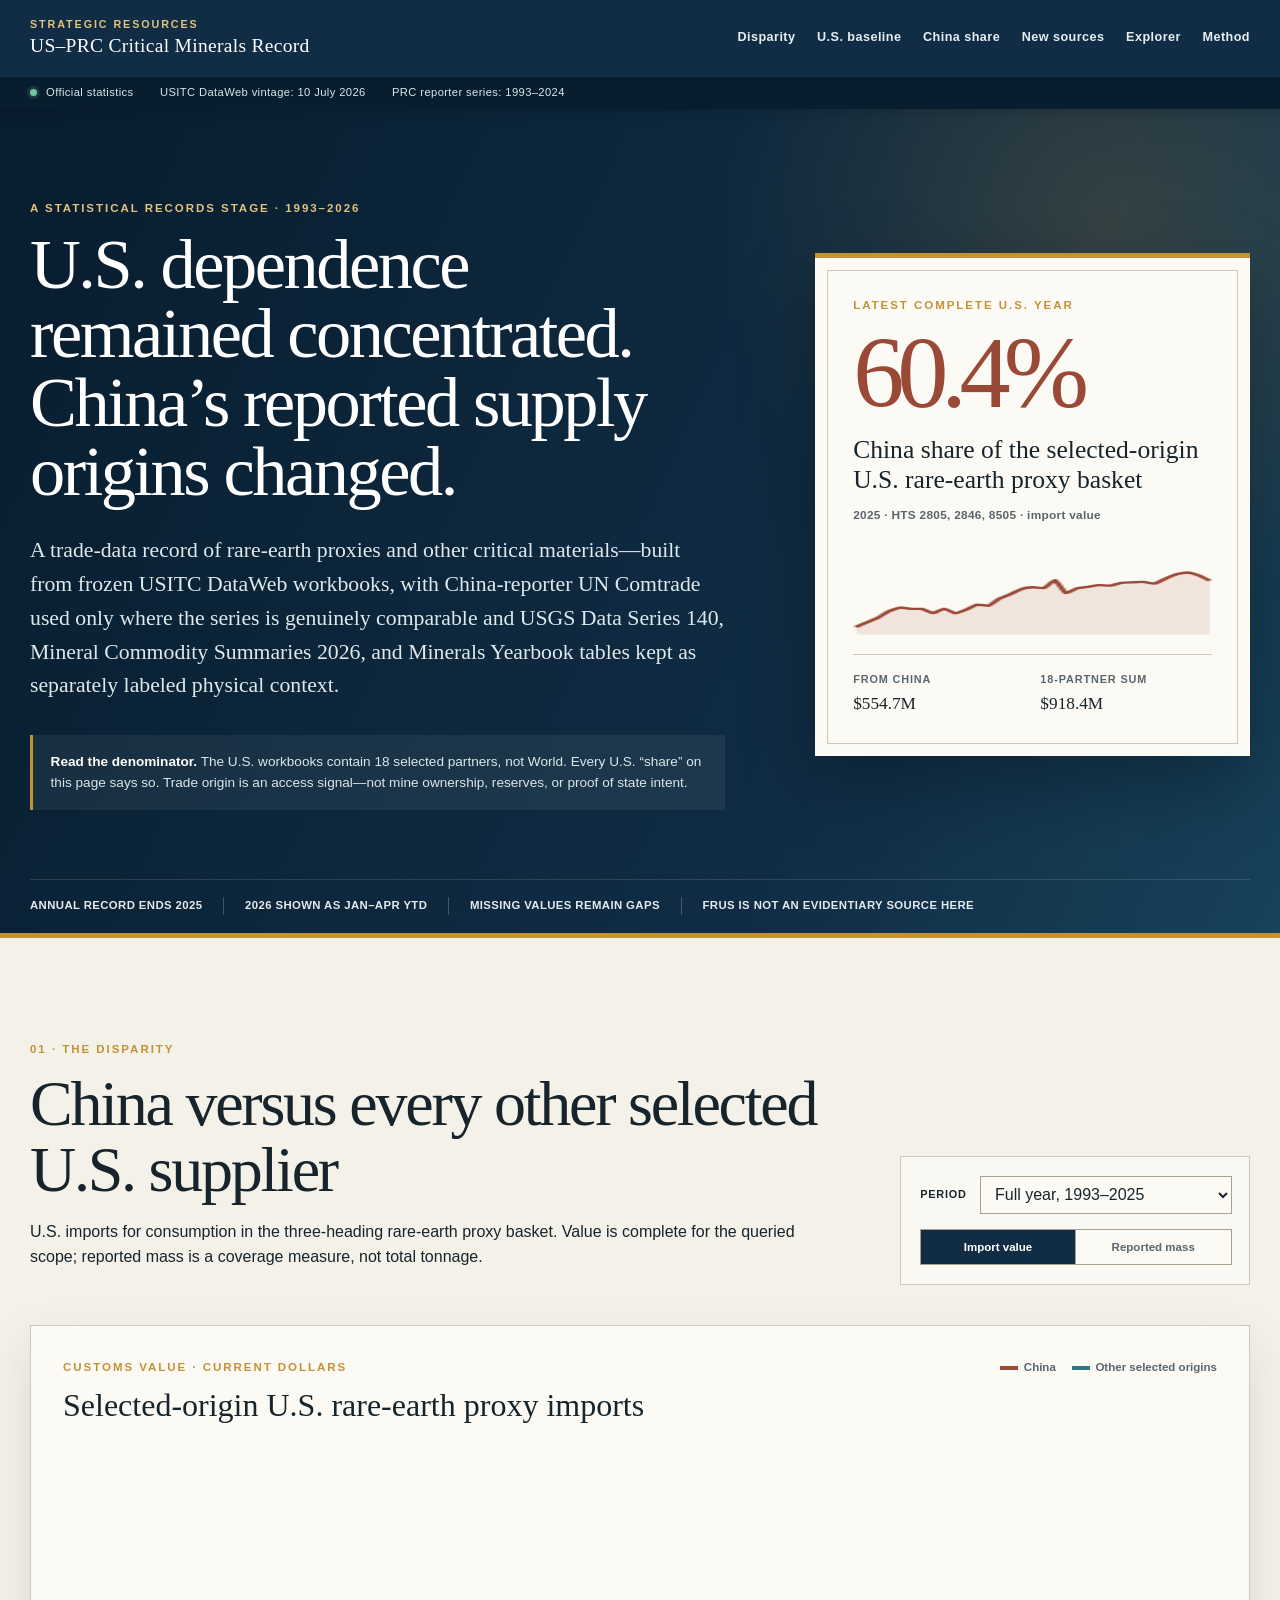
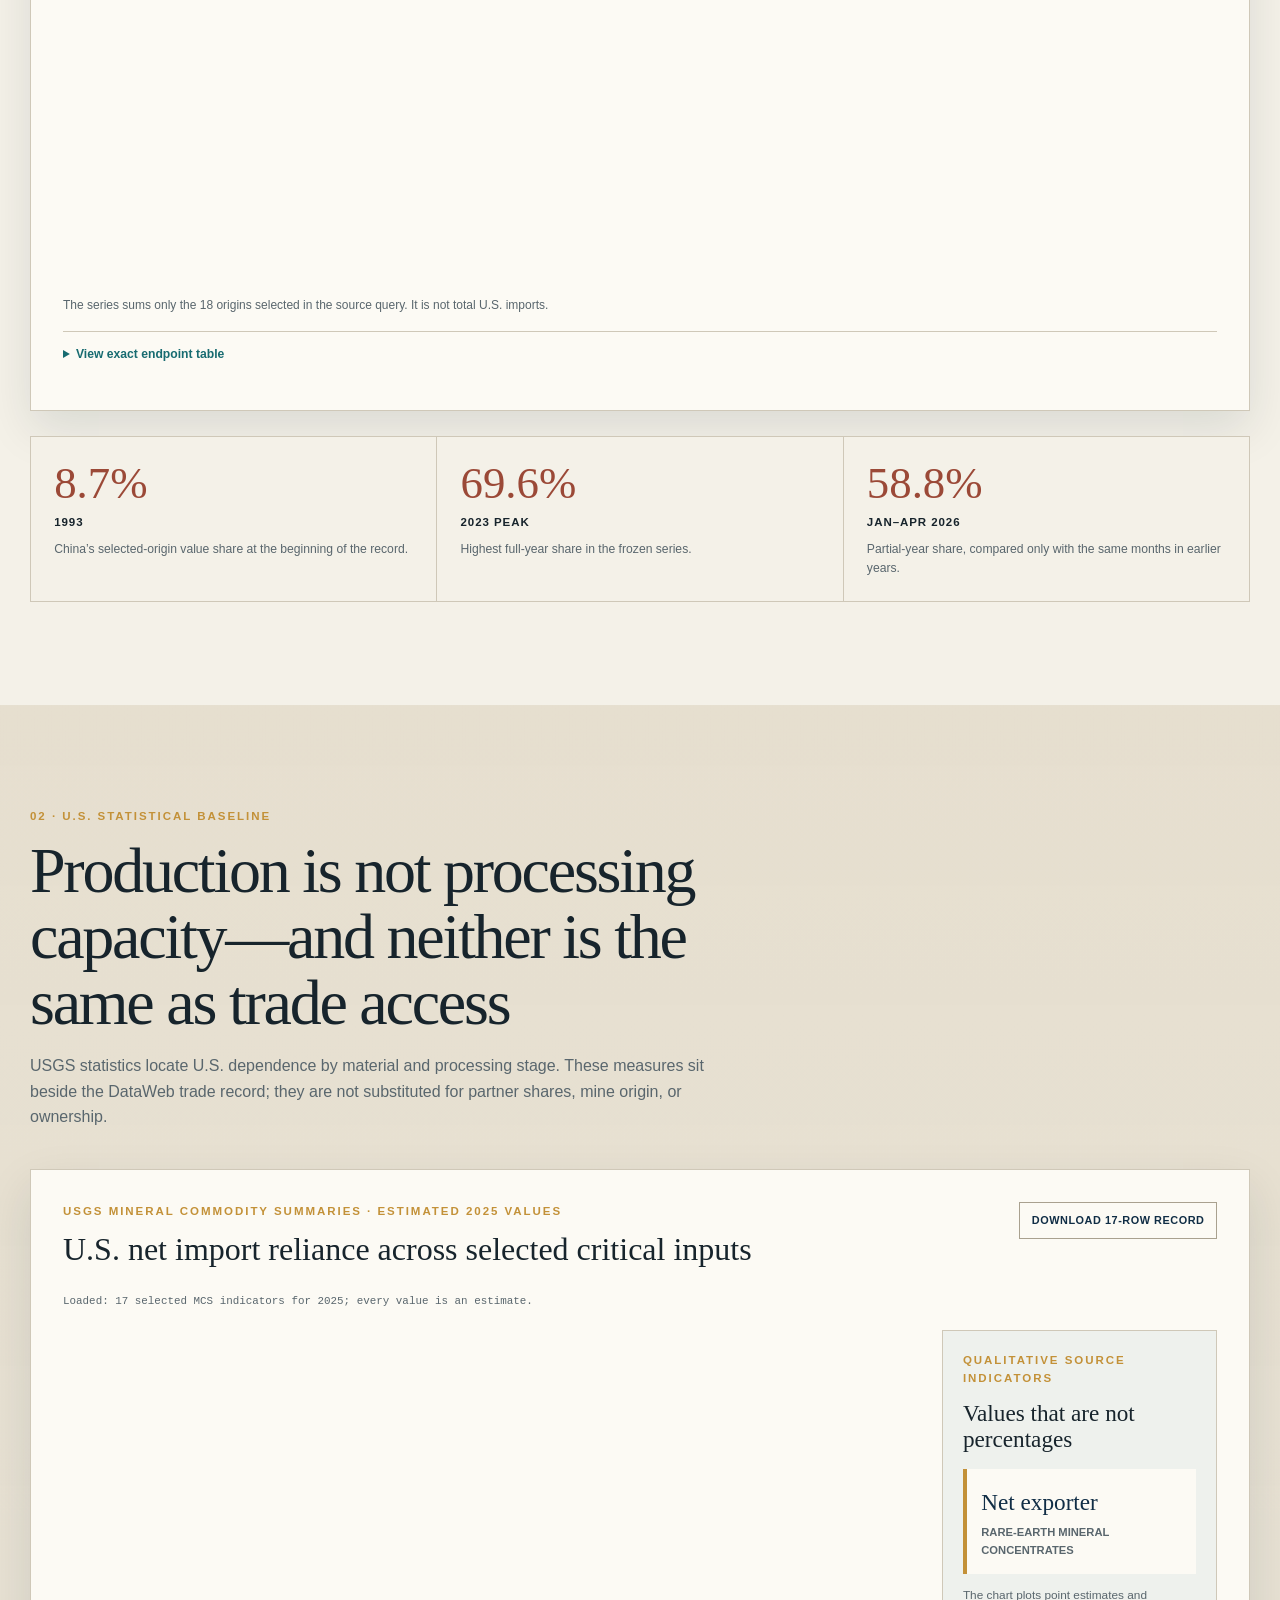
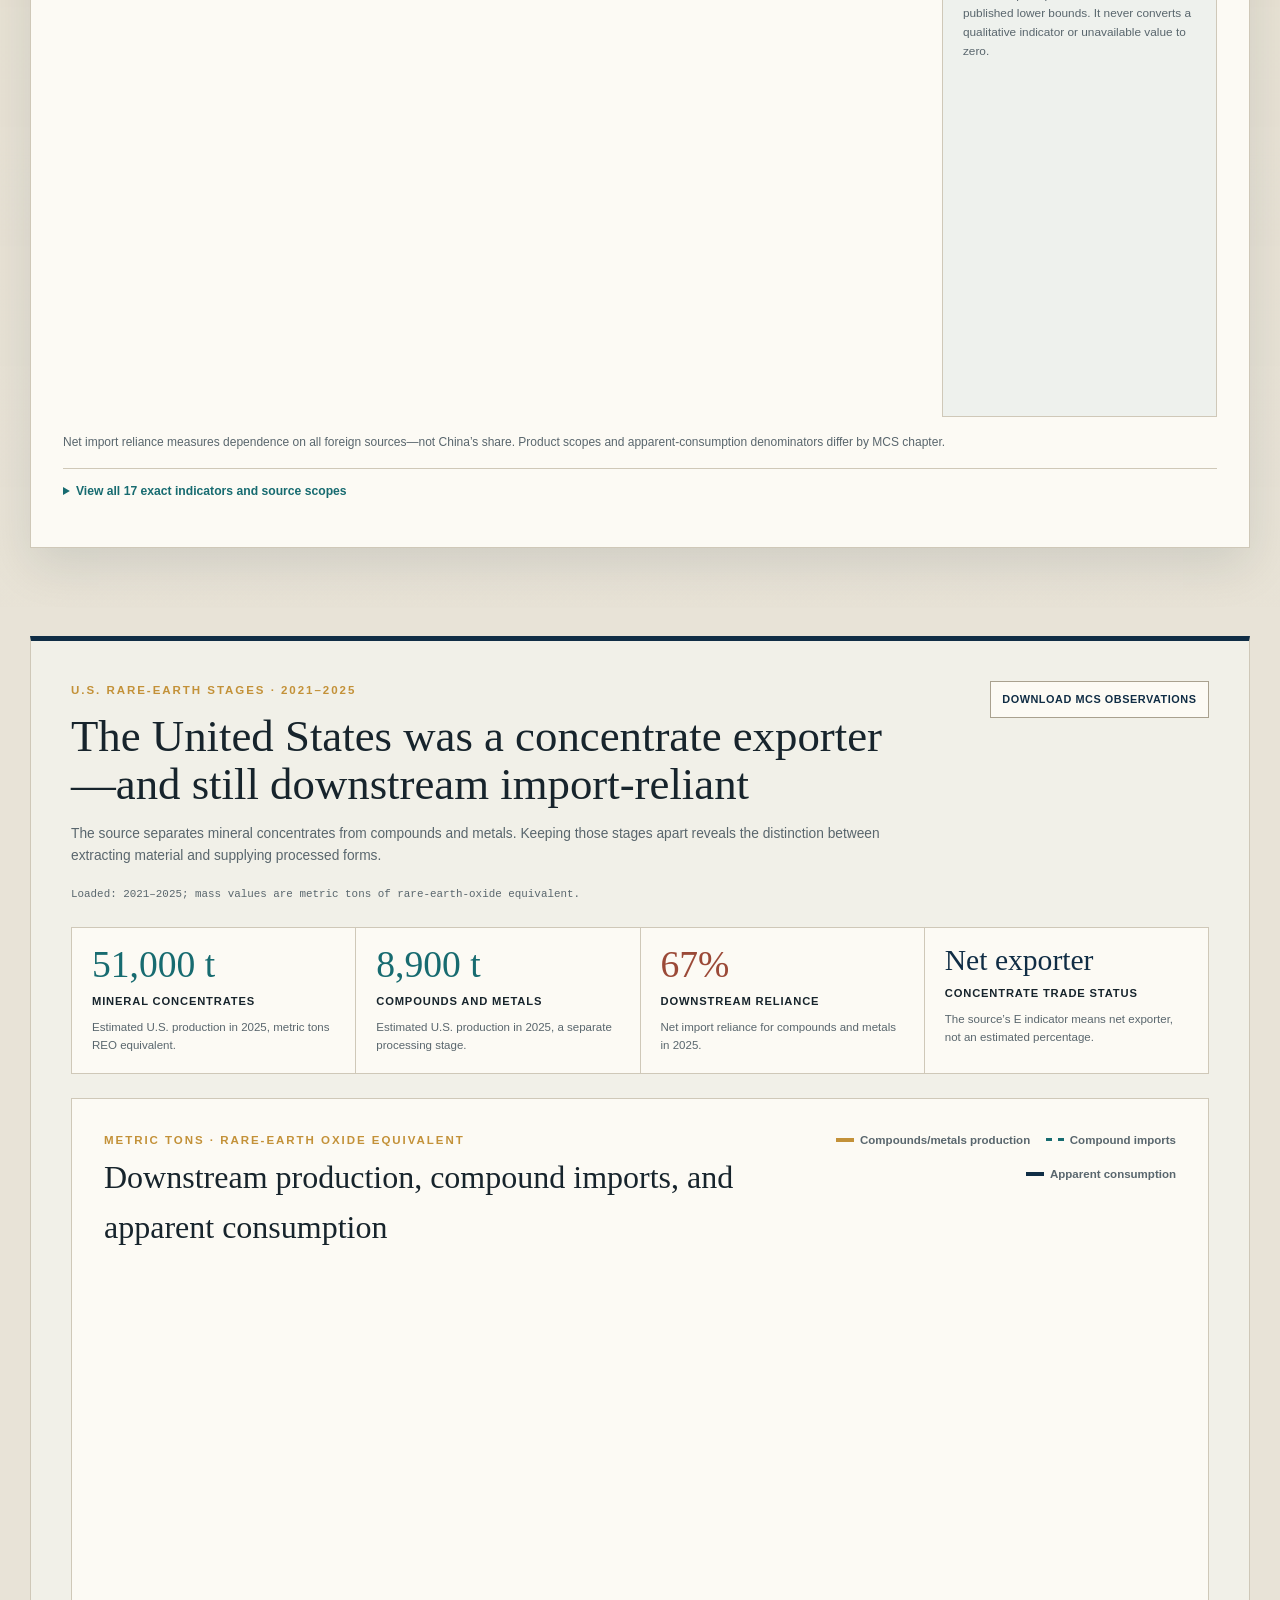
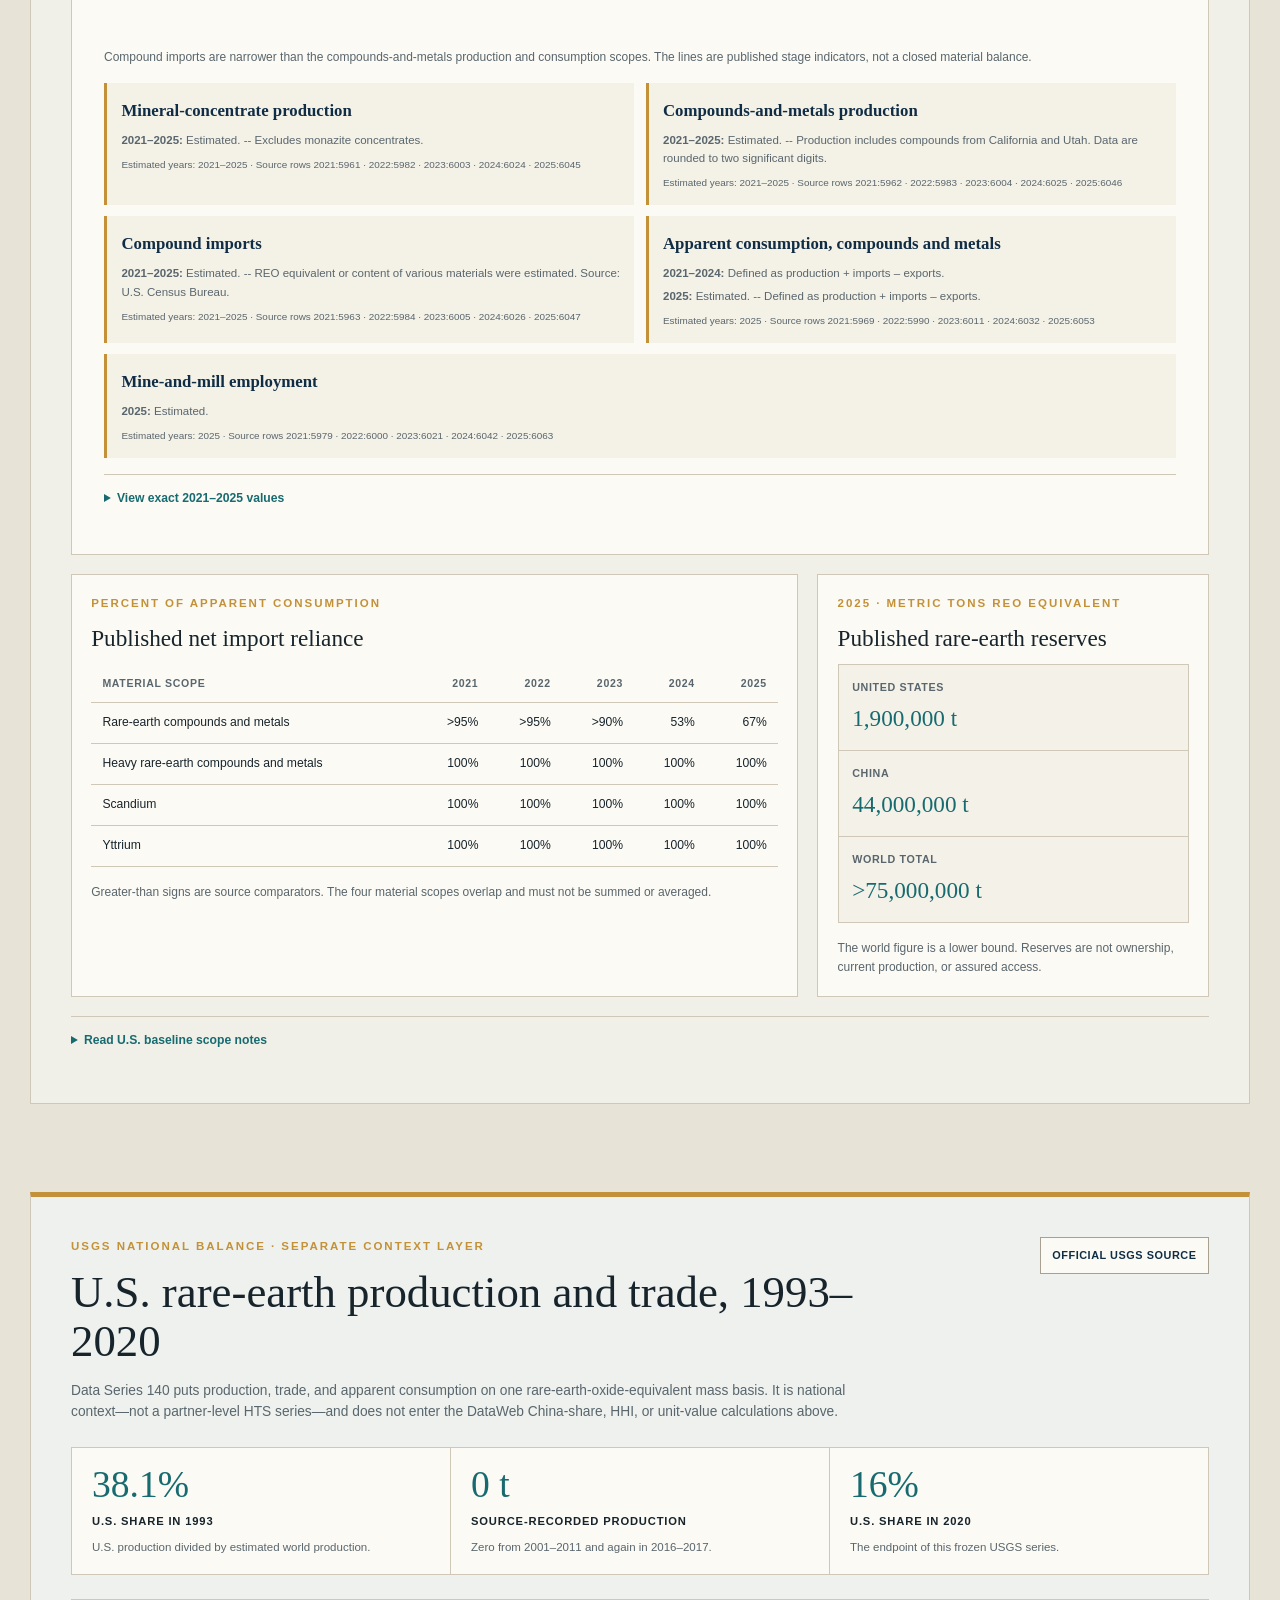
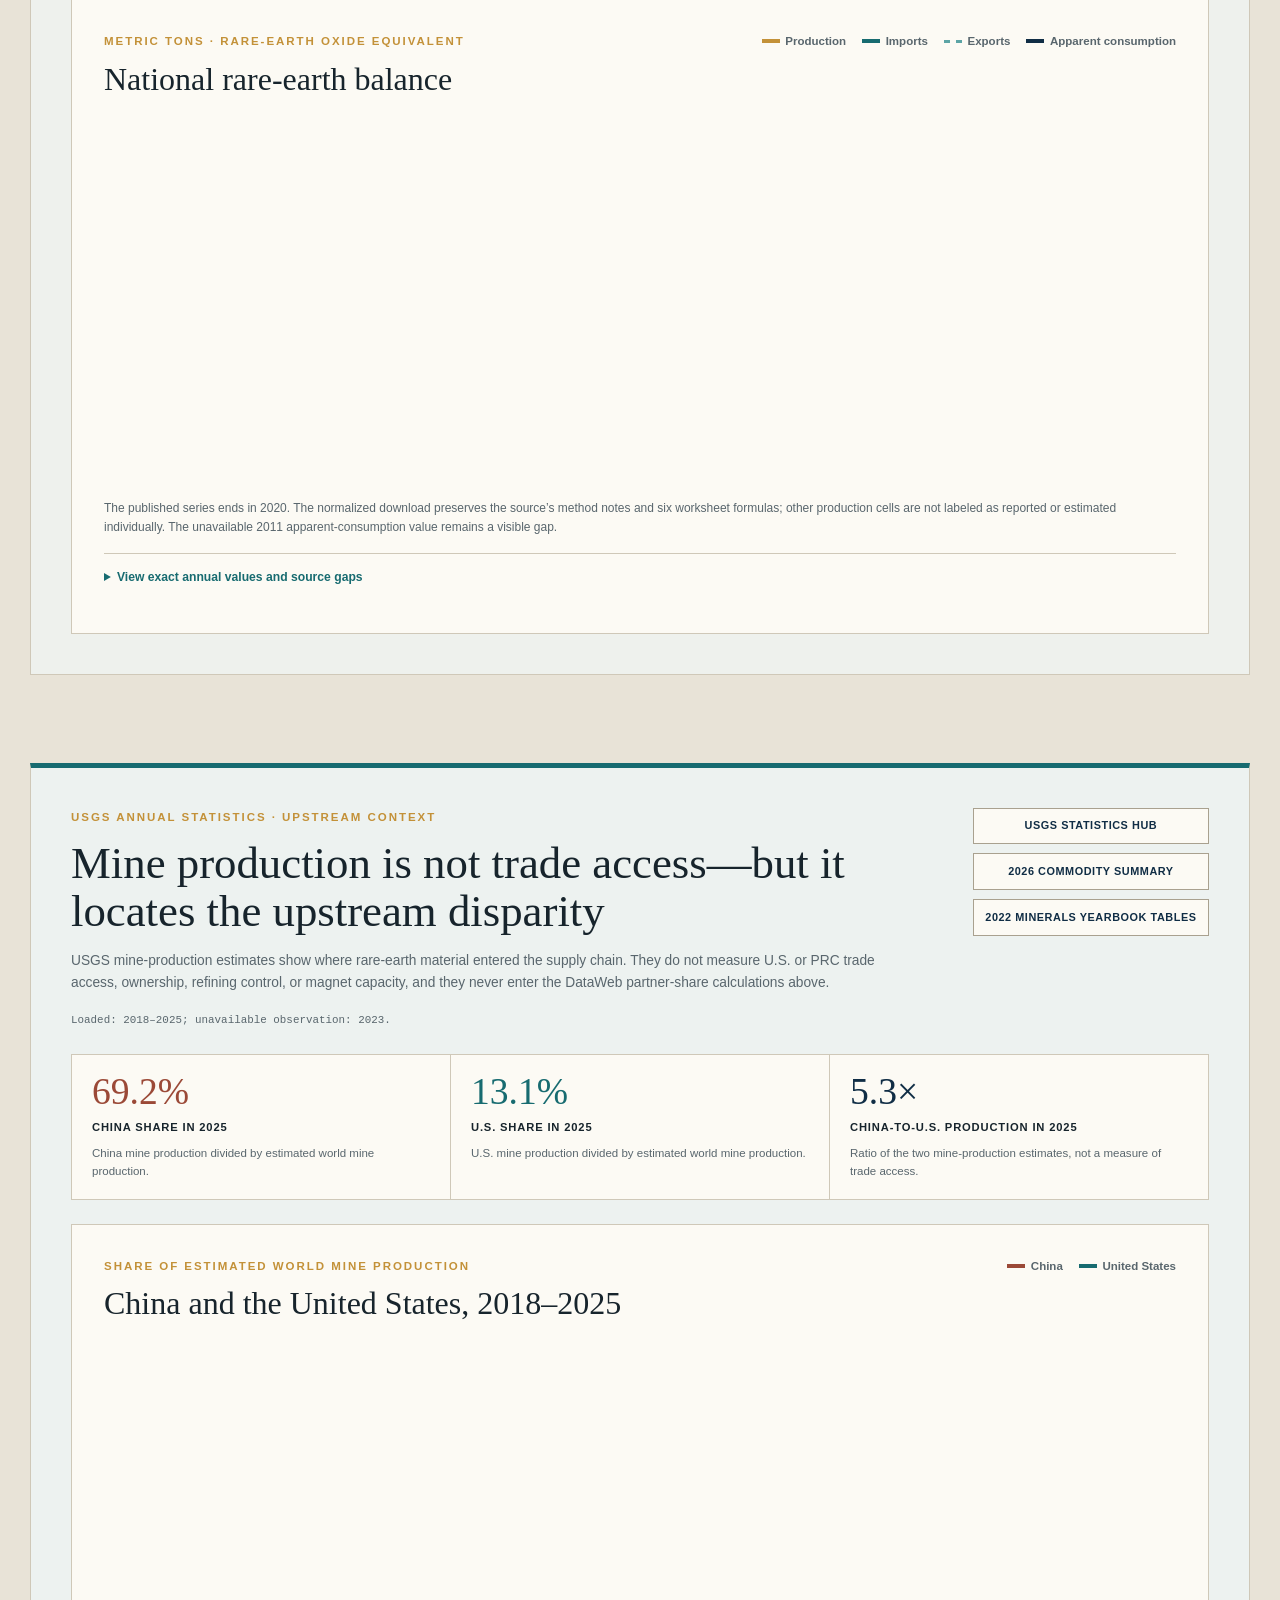
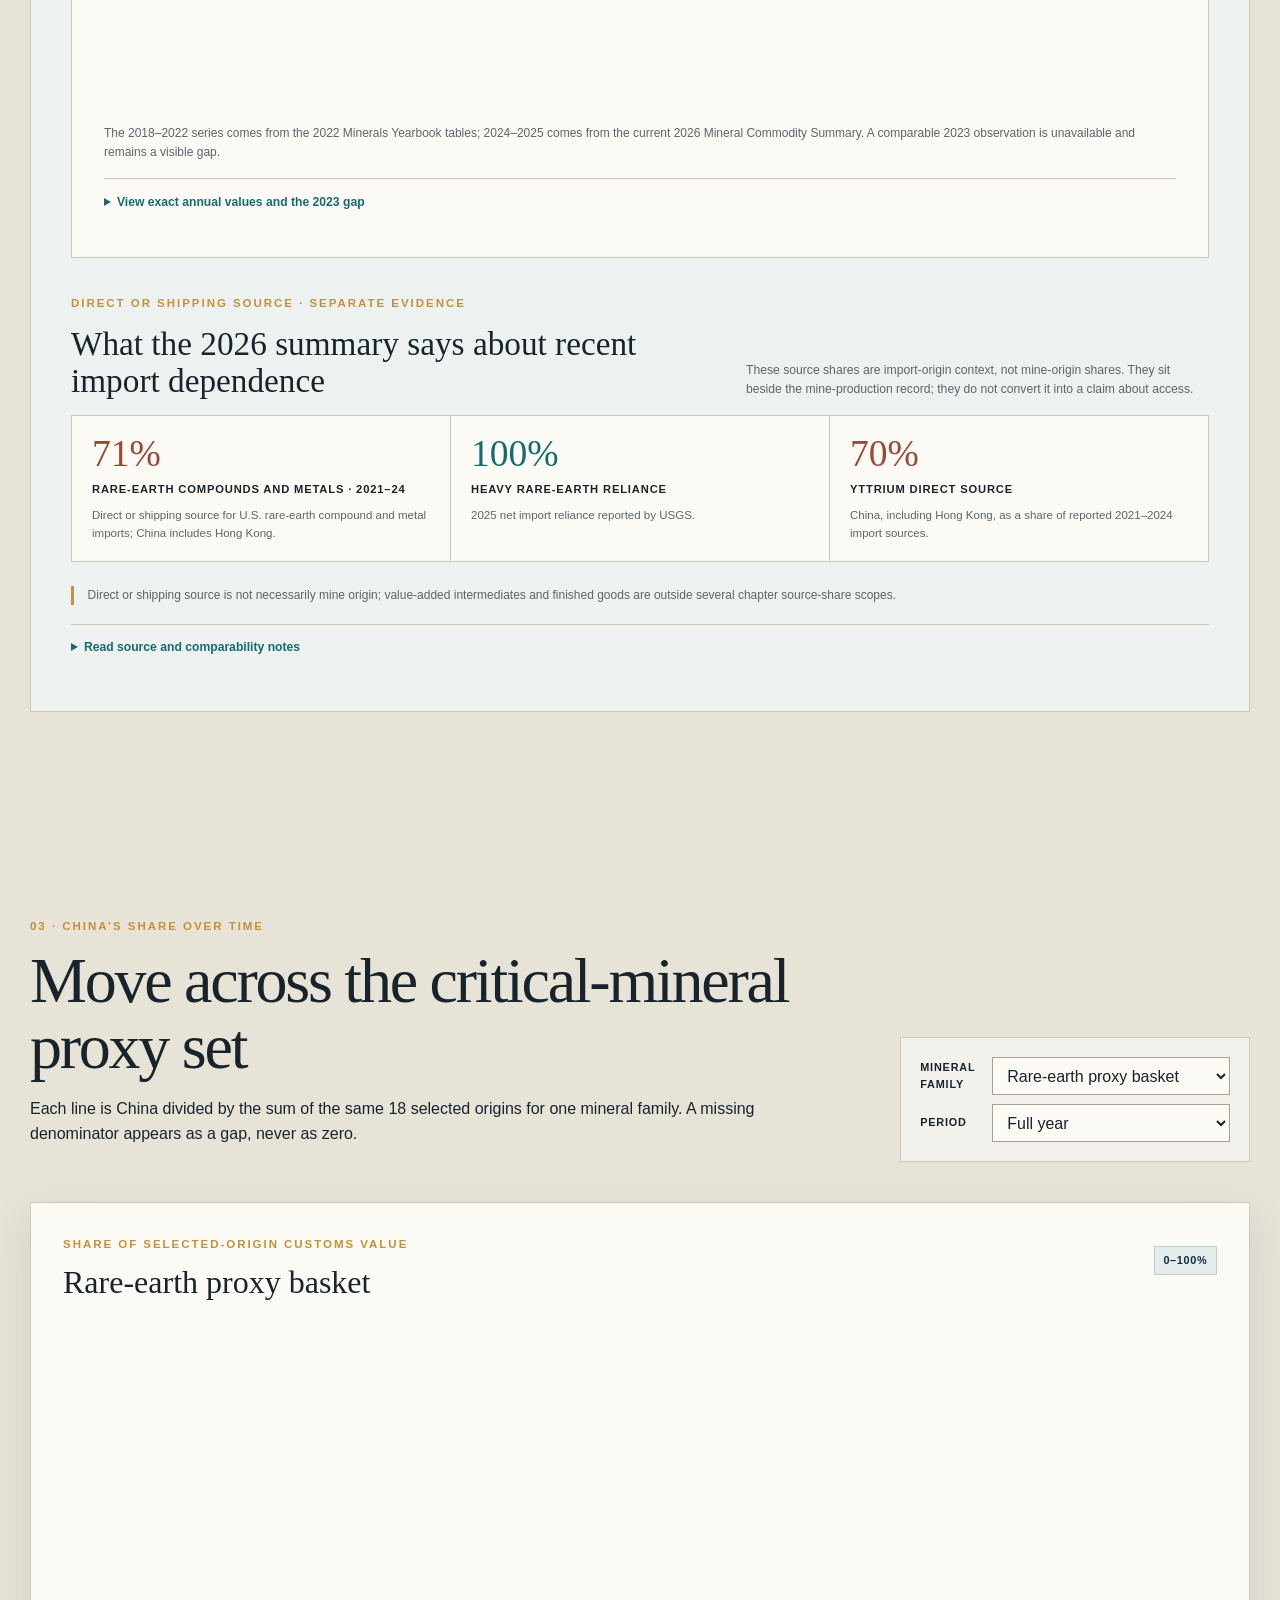
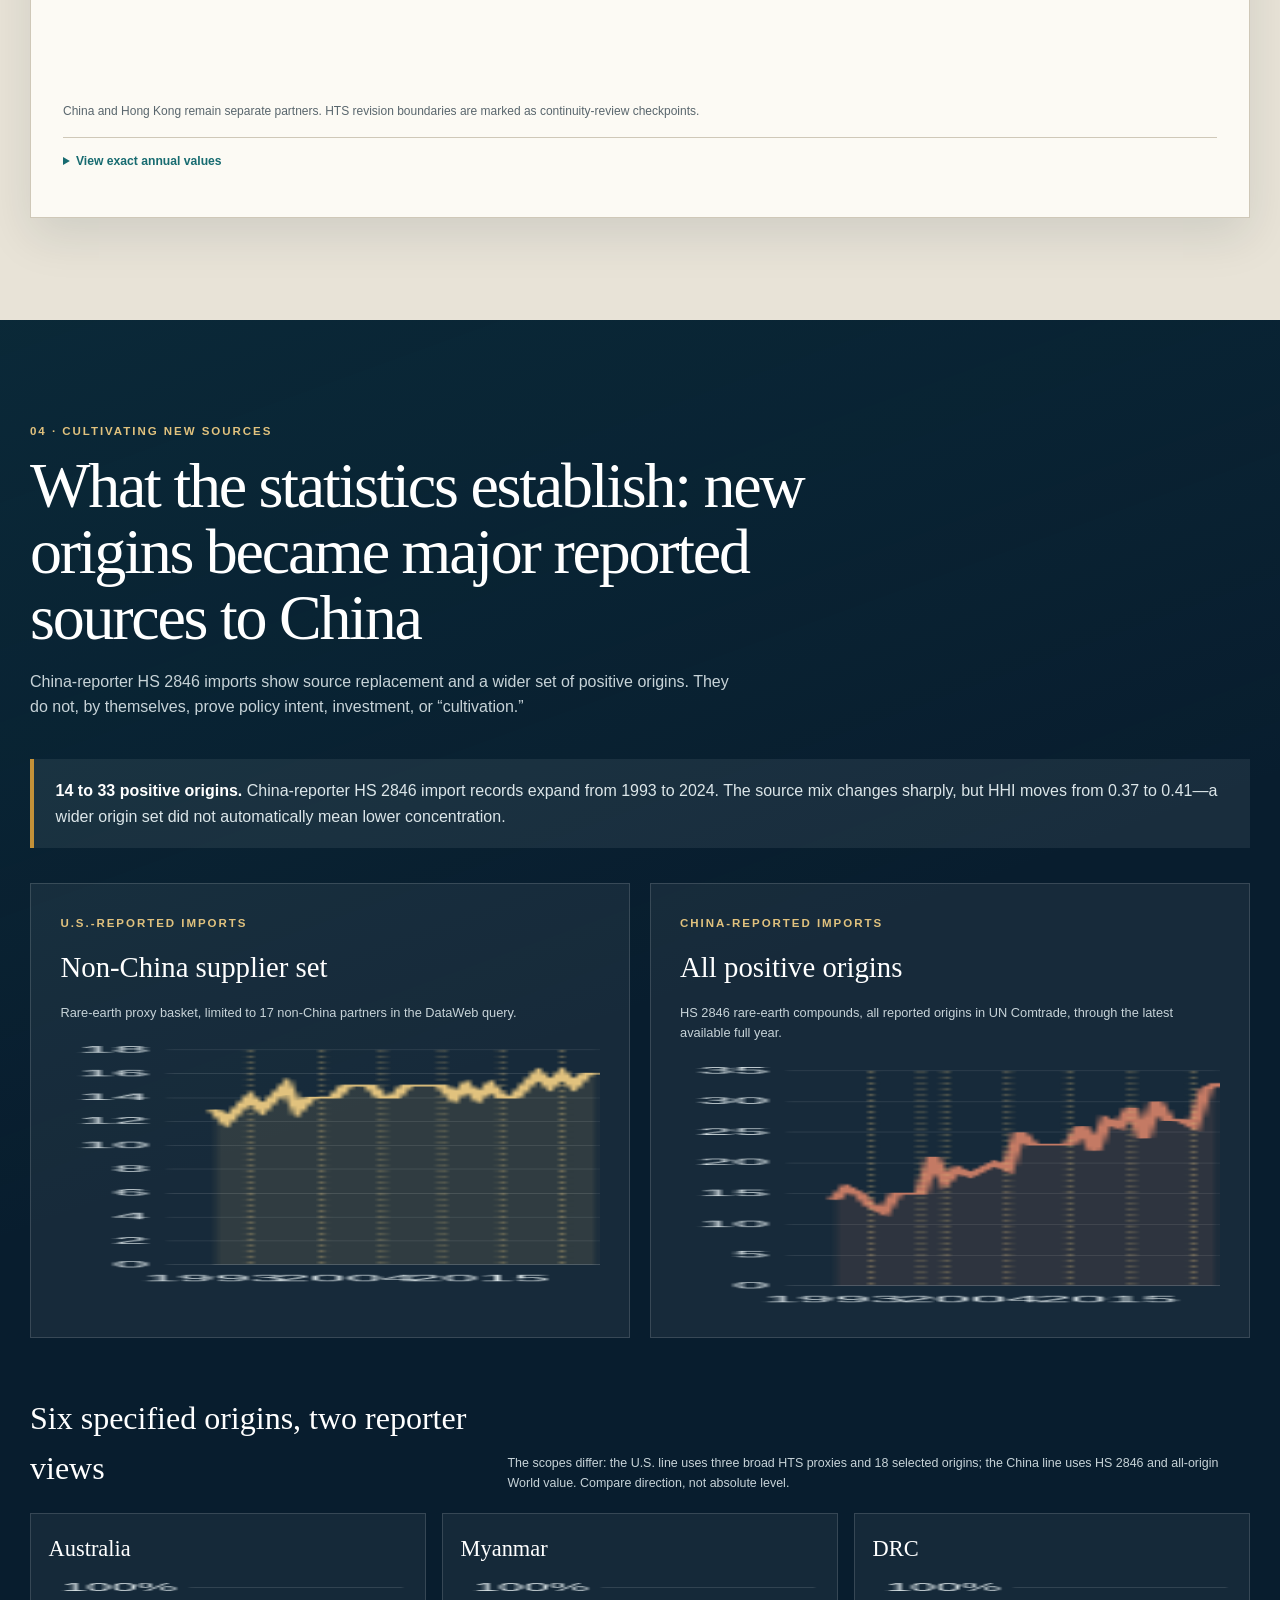
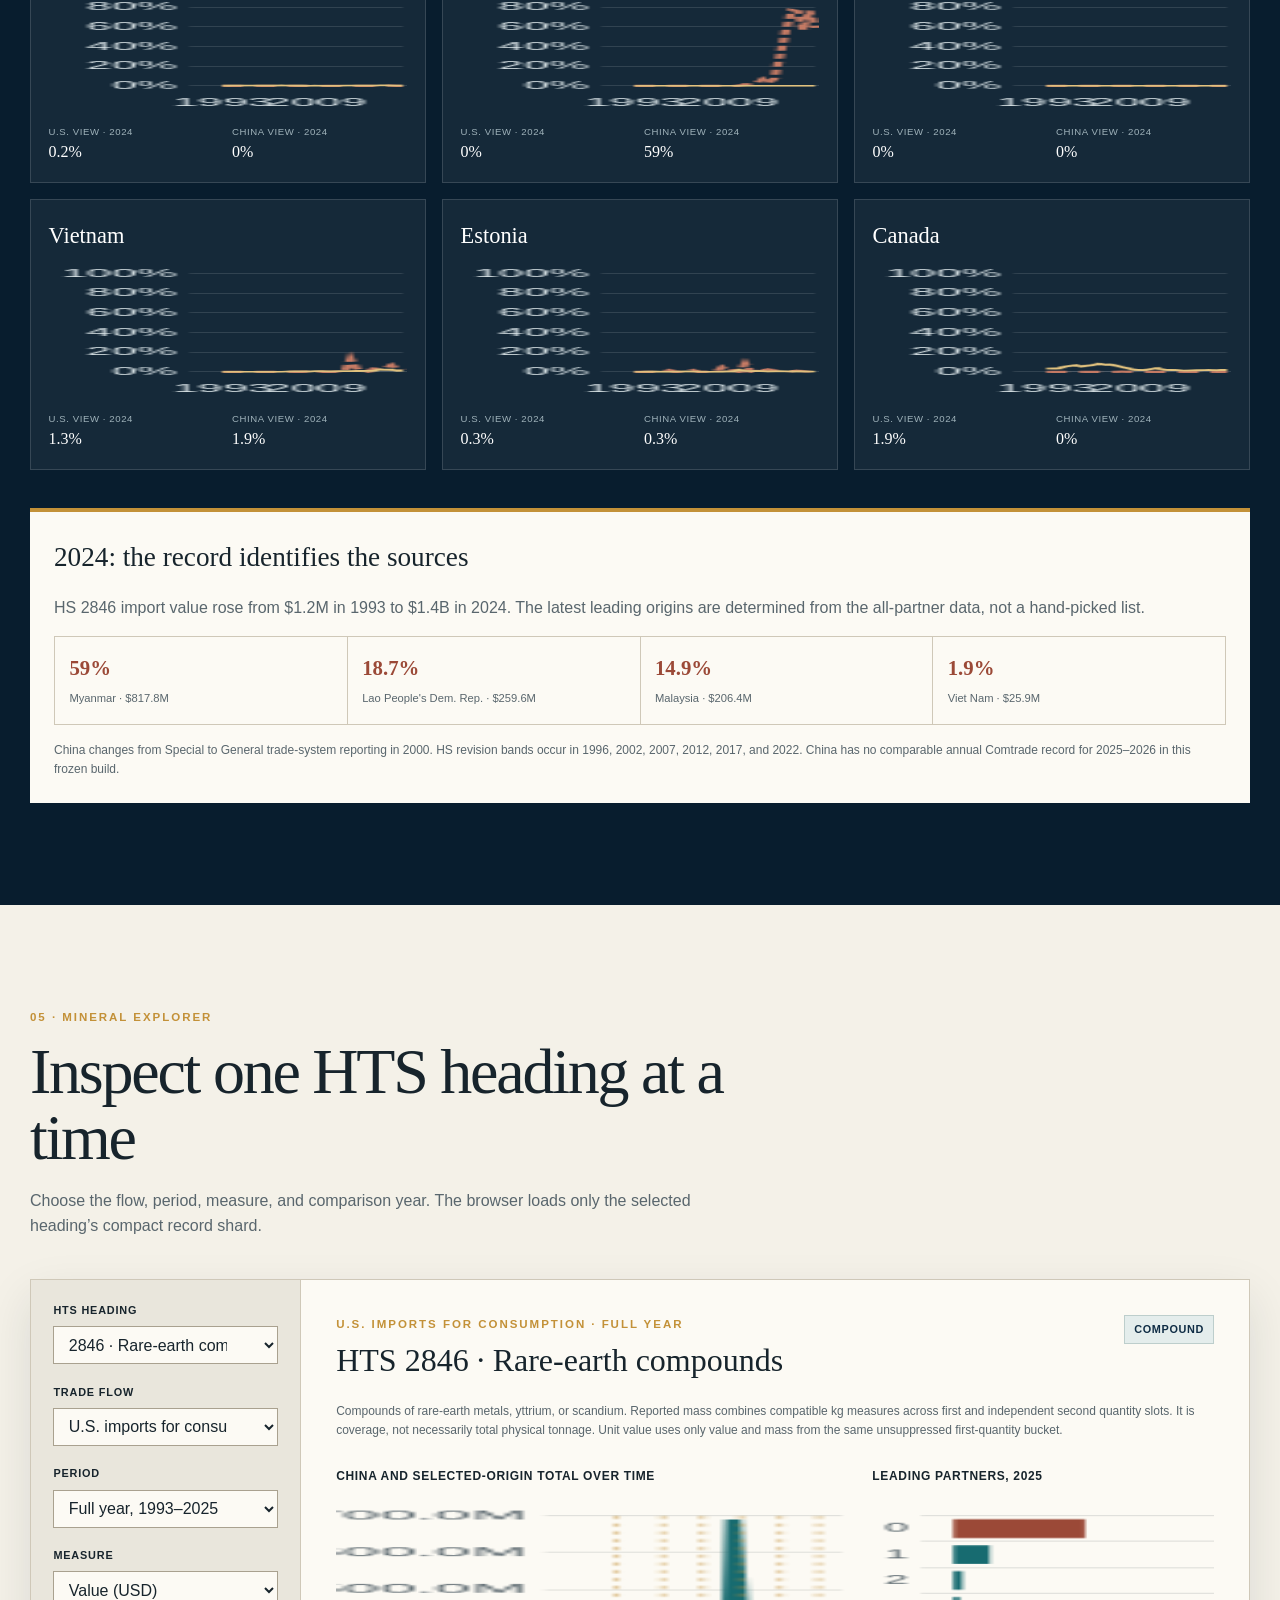
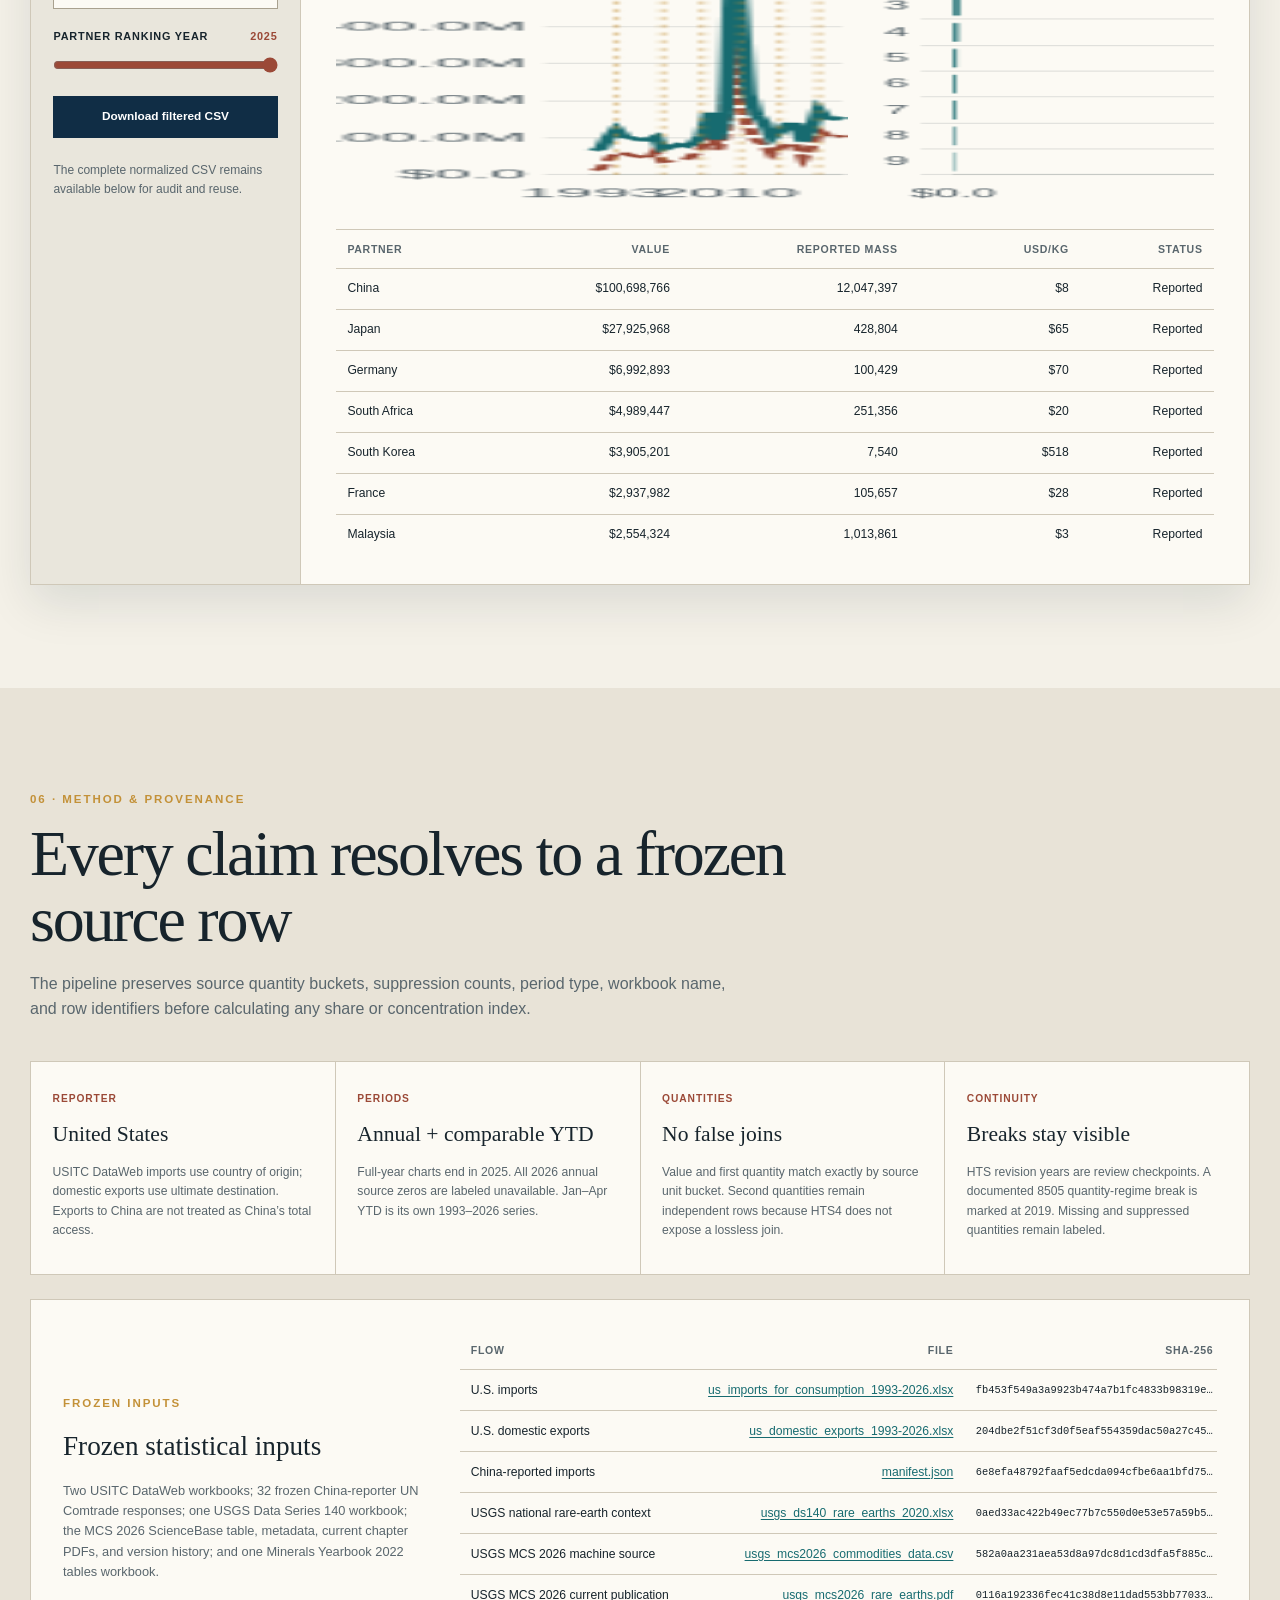
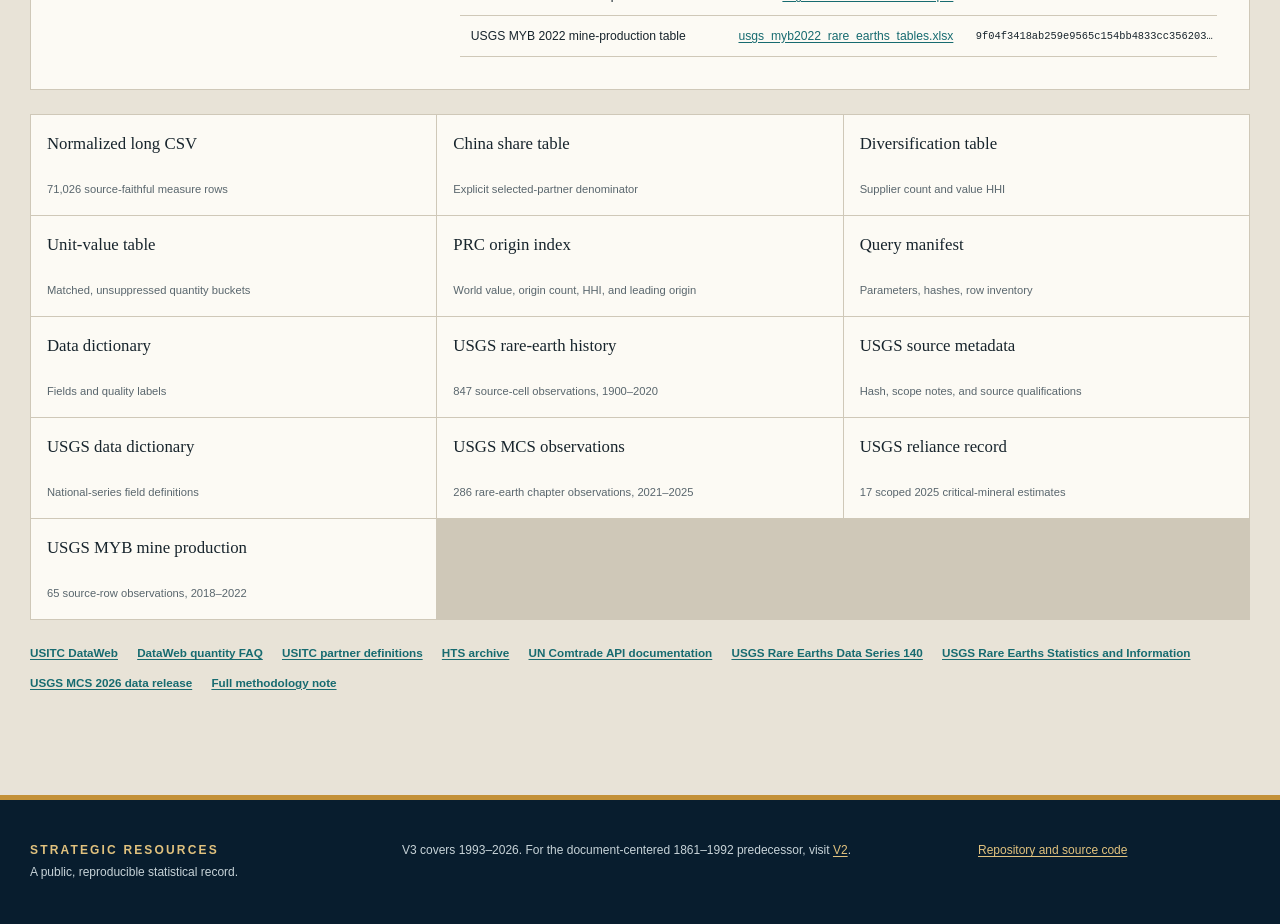
<file: index.html>
<!doctype html>
<html lang="en">
<head>
  <meta charset="utf-8">
  <meta name="viewport" content="width=device-width, initial-scale=1">
  <meta name="description" content="A source-auditable comparison of U.S. rare-earth import dependence and China’s changing rare-earth-compound supply origins, 1993–2026.">
  <meta name="theme-color" content="#102d45">
  <meta name="color-scheme" content="light">
  <link rel="icon" href="data:,">
  <link rel="canonical" href="https://therealjameswilson.github.io/critical-minerals-records-stage-v3/">
  <link rel="stylesheet" href="assets/v3.css?v=3.4.0">
  <title>US–PRC Critical Minerals Record, 1993–2026</title>
</head>
<body>
  <a class="skip-link" href="#main">Skip to the statistical record</a>

  <header class="site-header">
    <div class="masthead wrap">
      <a class="brand" href="#top" aria-label="Strategic Resources home">
        <span class="brand-kicker">Strategic Resources</span>
        <span class="brand-title">US–PRC Critical Minerals Record</span>
      </a>
      <nav aria-label="Primary navigation">
        <a href="#disparity">Disparity</a>
        <a href="#us-baseline">U.S. baseline</a>
        <a href="#share">China share</a>
        <a href="#sources">New sources</a>
        <a href="#explorer">Explorer</a>
        <a href="#method">Method</a>
      </nav>
    </div>
    <div class="status-strip">
      <div class="wrap status-inner">
        <span><span class="status-dot" aria-hidden="true"></span> Official statistics</span>
        <span>USITC DataWeb vintage: 10 July 2026</span>
        <span id="prcCoverageStatus">PRC reporter series: checking local record…</span>
      </div>
    </div>
  </header>

  <main id="main">
    <section class="hero" id="top">
      <div class="wrap hero-grid">
        <div class="hero-copy">
          <p class="eyebrow">A statistical records stage · 1993–2026</p>
          <h1>U.S. dependence remained concentrated. China’s reported supply origins changed.</h1>
          <p class="hero-deck">A trade-data record of rare-earth proxies and other critical materials—built from frozen USITC DataWeb workbooks, with China-reporter UN Comtrade used only where the series is genuinely comparable and USGS Data Series 140, Mineral Commodity Summaries 2026, and Minerals Yearbook tables kept as separately labeled physical context.</p>
          <div class="scope-callout" role="note">
            <strong>Read the denominator.</strong> The U.S. workbooks contain 18 selected partners, not World. Every U.S. “share” on this page says so. Trade origin is an access signal—not mine ownership, reserves, or proof of state intent.
          </div>
        </div>

        <article class="headline-card" aria-labelledby="headlineLabel">
          <p class="stat-kicker">Latest complete U.S. year</p>
          <p class="headline-stat" id="headlineValue" aria-live="polite">—</p>
          <h2 id="headlineLabel">China share of the selected-origin U.S. rare-earth proxy basket</h2>
          <p class="stat-detail"><span id="headlineYear">2025</span> · HTS 2805, 2846, 8505 · import value</p>
          <div class="sparkline-shell">
            <canvas id="heroSparkline" role="img" aria-label="China share of selected-origin U.S. rare-earth proxy imports from 1993 through 2025"></canvas>
          </div>
          <dl class="stat-ledger">
            <div><dt>From China</dt><dd id="headlineNumerator">—</dd></div>
            <div><dt>18-partner sum</dt><dd id="headlineDenominator">—</dd></div>
          </dl>
        </article>
      </div>
      <div class="wrap hero-footnotes">
        <span>Annual record ends 2025</span>
        <span>2026 shown as Jan–Apr YTD</span>
        <span>Missing values remain gaps</span>
        <span>FRUS is not an evidentiary source here</span>
      </div>
    </section>

    <section class="record-section" id="disparity">
      <div class="wrap">
        <div class="section-heading split-heading">
          <div>
            <p class="section-number">01 · The disparity</p>
            <h2>China versus every other selected U.S. supplier</h2>
            <p>U.S. imports for consumption in the three-heading rare-earth proxy basket. Value is complete for the queried scope; reported mass is a coverage measure, not total tonnage.</p>
          </div>
          <div class="control-panel" aria-label="Disparity chart controls">
            <label for="disparityPeriod">Period</label>
            <select id="disparityPeriod">
              <option value="annual">Full year, 1993–2025</option>
              <option value="ytd">Jan–Apr YTD, 1993–2026</option>
            </select>
            <fieldset class="segmented">
              <legend>Measure</legend>
              <label><input type="radio" name="disparityMeasure" value="value" checked><span>Import value</span></label>
              <label><input type="radio" name="disparityMeasure" value="mass"><span>Reported mass</span></label>
            </fieldset>
          </div>
        </div>

        <div class="chart-card large-chart-card">
          <div class="chart-title-row">
            <div>
              <p class="chart-kicker" id="disparityKicker">Customs value · current dollars</p>
              <h3 id="disparityTitle">Selected-origin U.S. rare-earth proxy imports</h3>
            </div>
            <div class="legend" aria-hidden="true">
              <span><i class="legend-swatch china"></i>China</span>
              <span><i class="legend-swatch other"></i>Other selected origins</span>
            </div>
          </div>
          <div class="canvas-shell chart-tall"><canvas id="disparityChart" role="img"></canvas></div>
          <p class="chart-note" id="disparityNote">The series sums only the 18 origins selected in the source query. It is not total U.S. imports.</p>
          <details class="data-disclosure">
            <summary>View exact endpoint table</summary>
            <div class="table-scroll"><table id="disparityTable"><thead><tr><th>Year</th><th>China</th><th>Other selected</th><th>China share</th></tr></thead><tbody></tbody></table></div>
          </details>
        </div>

        <div class="finding-grid" aria-label="Key disparity findings">
          <article><p class="finding-value" id="startShare">—</p><h3>1993</h3><p>China’s selected-origin value share at the beginning of the record.</p></article>
          <article><p class="finding-value" id="peakShare">—</p><h3 id="peakYear">Peak</h3><p>Highest full-year share in the frozen series.</p></article>
          <article><p class="finding-value" id="currentYtdShare">—</p><h3>Jan–Apr 2026</h3><p>Partial-year share, compared only with the same months in earlier years.</p></article>
        </div>
      </div>
    </section>

    <section class="record-section baseline-section" id="us-baseline" aria-labelledby="usBaselineTitle">
      <div class="wrap">
        <div class="section-heading">
          <p class="section-number">02 · U.S. statistical baseline</p>
          <h2 id="usBaselineTitle">Production is not processing capacity—and neither is the same as trade access</h2>
          <p>USGS statistics locate U.S. dependence by material and processing stage. These measures sit beside the DataWeb trade record; they are not substituted for partner shares, mine origin, or ownership.</p>
        </div>

        <div class="chart-card baseline-reliance-card" aria-labelledby="usRelianceTitle">
          <div class="chart-title-row">
            <div><p class="chart-kicker">USGS Mineral Commodity Summaries · estimated 2025 values</p><h3 id="usRelianceTitle">U.S. net import reliance across selected critical inputs</h3></div>
            <a class="source-chip" href="data/processed/usgs_mcs2026_critical_mineral_reliance.csv">Download 17-row record</a>
          </div>
          <p class="context-status" id="usBaselineStatus" role="status">Loading the frozen USGS reliance record…</p>
          <div class="baseline-overview-grid">
            <div class="canvas-shell reliance-chart-shell"><canvas id="usRelianceChart" role="img" aria-describedby="usRelianceNote"></canvas></div>
            <aside class="baseline-sidecar" aria-labelledby="usRelianceQualitativeTitle">
              <p class="chart-kicker">Qualitative source indicators</p>
              <h4 id="usRelianceQualitativeTitle">Values that are not percentages</h4>
              <div id="usRelianceQualitative"><p>Loading source indicators…</p></div>
              <p>The chart plots point estimates and published lower bounds. It never converts a qualitative indicator or unavailable value to zero.</p>
            </aside>
          </div>
          <p class="chart-note" id="usRelianceNote">Net import reliance measures dependence on all foreign sources—not China’s share. Product scopes and apparent-consumption denominators differ by MCS chapter.</p>
          <details class="data-disclosure">
            <summary>View all 17 exact indicators and source scopes</summary>
            <div class="table-scroll"><table id="usRelianceTable"><caption class="sr-only">Selected USGS estimates of United States net import reliance in 2025.</caption><thead><tr><th>Material</th><th>MCS scope</th><th>2025 reliance</th><th>Status</th><th>Source row</th></tr></thead><tbody><tr><td colspan="5">Loading statistical record…</td></tr></tbody></table></div>
          </details>
        </div>

        <aside class="usgs-context usgs-stage-context" aria-labelledby="usStageTitle">
          <div class="usgs-context-header">
            <div>
              <p class="chart-kicker">U.S. rare-earth stages · 2021–2025</p>
              <h3 id="usStageTitle">The United States was a concentrate exporter—and still downstream import-reliant</h3>
              <p>The source separates mineral concentrates from compounds and metals. Keeping those stages apart reveals the distinction between extracting material and supplying processed forms.</p>
            </div>
            <a class="source-chip" href="data/processed/usgs_mcs2026_observations.csv">Download MCS observations</a>
          </div>
          <p class="context-status" id="usStageStatus" role="status">Loading the U.S. stage record…</p>

          <div class="usgs-stat-grid usgs-stage-grid" aria-label="Latest U.S. rare-earth stage statistics">
            <article><p class="usgs-stat-value" id="usStageConcentrates">—</p><h4>Mineral concentrates</h4><p>Estimated U.S. production in 2025, metric tons REO equivalent.</p></article>
            <article><p class="usgs-stat-value" id="usStageDownstreamProduction">—</p><h4>Compounds and metals</h4><p>Estimated U.S. production in 2025, a separate processing stage.</p></article>
            <article><p class="usgs-stat-value china-stat" id="usStageReliance">—</p><h4>Downstream reliance</h4><p>Net import reliance for compounds and metals in 2025.</p></article>
            <article><p class="usgs-stat-value qualitative-stat" id="usStageConcentrateStatus">—</p><h4>Concentrate trade status</h4><p>The source’s E indicator means net exporter, not an estimated percentage.</p></article>
          </div>

          <div class="chart-card usgs-chart-card">
            <div class="chart-title-row">
              <div><p class="chart-kicker">Metric tons · rare-earth oxide equivalent</p><h3>Downstream production, compound imports, and apparent consumption</h3></div>
              <div class="legend usgs-legend" aria-hidden="true">
                <span><i class="legend-swatch stage-production"></i>Compounds/metals production</span>
                <span><i class="legend-swatch stage-imports"></i>Compound imports</span>
                <span><i class="legend-swatch stage-consumption"></i>Apparent consumption</span>
              </div>
            </div>
            <div class="canvas-shell"><canvas id="usStageChart" role="img" aria-describedby="usStageNote"></canvas></div>
            <p class="chart-note" id="usStageNote">Compound imports are narrower than the compounds-and-metals production and consumption scopes. The lines are published stage indicators, not a closed material balance.</p>
            <div class="stage-scope-notes" id="usStageMeasureNotes" aria-label="USGS measurement qualifications"><p>Loading source-row qualifications…</p></div>
            <details class="data-disclosure">
              <summary>View exact 2021–2025 values</summary>
              <div class="table-scroll"><table id="usStageTable"><caption class="sr-only">USGS U.S. rare-earth stage statistics, 2021–2025.</caption><thead><tr><th>Year</th><th>Concentrate production</th><th>Compounds/metals production</th><th>Compound imports</th><th>Apparent consumption</th><th>Downstream reliance</th><th>Mine/mill employment</th></tr></thead><tbody><tr><td colspan="7">Loading statistical record…</td></tr></tbody></table></div>
            </details>
          </div>

          <div class="baseline-detail-grid">
            <div class="baseline-detail-card">
              <p class="chart-kicker">Percent of apparent consumption</p>
              <h4>Published net import reliance</h4>
              <div class="table-scroll"><table id="usSpecialtyRelianceTable"><caption class="sr-only">USGS net import reliance for rare-earth-related material scopes, 2021–2025.</caption><thead><tr><th>Material scope</th><th>2021</th><th>2022</th><th>2023</th><th>2024</th><th>2025</th></tr></thead><tbody><tr><td colspan="6">Loading statistical record…</td></tr></tbody></table></div>
              <p class="chart-note">Greater-than signs are source comparators. The four material scopes overlap and must not be summed or averaged.</p>
            </div>
            <div class="baseline-detail-card">
              <p class="chart-kicker">2025 · metric tons REO equivalent</p>
              <h4>Published rare-earth reserves</h4>
              <div class="reserve-list" id="usReserveList"><p>Loading reserve statistics…</p></div>
              <p class="chart-note">The world figure is a lower bound. Reserves are not ownership, current production, or assured access.</p>
            </div>
          </div>
          <details class="data-disclosure source-notes-disclosure">
            <summary>Read U.S. baseline scope notes</summary>
            <ul class="source-note-list" id="usStageNotes"><li>Loading source notes…</li></ul>
          </details>
        </aside>

        <aside class="usgs-context" aria-labelledby="usgsContextTitle">
          <div class="usgs-context-header">
            <div>
              <p class="chart-kicker">USGS national balance · separate context layer</p>
              <h3 id="usgsContextTitle">U.S. rare-earth production and trade, 1993–2020</h3>
              <p>Data Series 140 puts production, trade, and apparent consumption on one rare-earth-oxide-equivalent mass basis. It is national context—not a partner-level HTS series—and does not enter the DataWeb China-share, HHI, or unit-value calculations above.</p>
            </div>
            <a class="source-chip" href="https://www.usgs.gov/media/files/rare-earths-historical-statistics-data-series-140">Official USGS source</a>
          </div>

          <div class="usgs-stat-grid" aria-label="USGS rare-earth production context">
            <article><p class="usgs-stat-value" id="usgsStartWorldShare">—</p><h4>U.S. share in 1993</h4><p>U.S. production divided by estimated world production.</p></article>
            <article><p class="usgs-stat-value" id="usgsZeroProductionRun">—</p><h4>Source-recorded production</h4><p>Zero from 2001–2011 and again in 2016–2017.</p></article>
            <article><p class="usgs-stat-value" id="usgsLatestWorldShare">—</p><h4>U.S. share in 2020</h4><p>The endpoint of this frozen USGS series.</p></article>
          </div>

          <div class="chart-card usgs-chart-card">
            <div class="chart-title-row">
              <div><p class="chart-kicker">Metric tons · rare-earth oxide equivalent</p><h3>National rare-earth balance</h3></div>
              <div class="legend usgs-legend" aria-hidden="true">
                <span><i class="legend-swatch usgs-production"></i>Production</span>
                <span><i class="legend-swatch usgs-imports"></i>Imports</span>
                <span><i class="legend-swatch usgs-exports"></i>Exports</span>
                <span><i class="legend-swatch usgs-consumption"></i>Apparent consumption</span>
              </div>
            </div>
            <div class="canvas-shell"><canvas id="usgsBalanceChart" role="img" aria-describedby="usgsContextNote"></canvas></div>
            <p class="chart-note" id="usgsContextNote">The published series ends in 2020. The normalized download preserves the source’s method notes and six worksheet formulas; other production cells are not labeled as reported or estimated individually. The unavailable 2011 apparent-consumption value remains a visible gap.</p>
            <details class="data-disclosure">
              <summary>View exact annual values and source gaps</summary>
              <div class="table-scroll"><table id="usgsContextTable"><caption class="sr-only">USGS national rare-earth balance, 1993–2020. Mass columns are metric tons of rare-earth oxide equivalent.</caption><thead><tr><th>Year</th><th>U.S. production</th><th>Estimated imports</th><th>Estimated exports</th><th>Apparent consumption</th><th>World production</th><th>Derived U.S. share of world production</th></tr></thead><tbody></tbody></table></div>
            </details>
          </div>
        </aside>

        <aside class="usgs-context usgs-current-context" aria-labelledby="mcsContextTitle">
          <div class="usgs-context-header">
            <div>
              <p class="chart-kicker">USGS annual statistics · upstream context</p>
              <h3 id="mcsContextTitle">Mine production is not trade access—but it locates the upstream disparity</h3>
              <p>USGS mine-production estimates show where rare-earth material entered the supply chain. They do not measure U.S. or PRC trade access, ownership, refining control, or magnet capacity, and they never enter the DataWeb partner-share calculations above.</p>
            </div>
            <div class="source-chip-group" aria-label="Official USGS sources">
              <a class="source-chip" href="https://www.usgs.gov/centers/national-minerals-information-center/rare-earths-statistics-and-information">USGS statistics hub</a>
              <a class="source-chip" href="https://pubs.usgs.gov/periodicals/mcs2026/mcs2026-rare-earths.pdf">2026 Commodity Summary</a>
              <a class="source-chip" href="https://www.usgs.gov/media/files/rare-earths-2022-tables-only-release">2022 Minerals Yearbook tables</a>
            </div>
          </div>

          <p class="context-status" id="mcsContextStatus" role="status">Loading the frozen USGS annual record…</p>

          <div class="usgs-stat-grid" aria-label="Latest USGS rare-earth mine-production context">
            <article><p class="usgs-stat-value china-stat" id="mcsChinaWorldShare">—</p><h4 id="mcsChinaShareLabel">China share in latest year</h4><p>China mine production divided by estimated world mine production.</p></article>
            <article><p class="usgs-stat-value" id="mcsUsWorldShare">—</p><h4 id="mcsUsShareLabel">U.S. share in latest year</h4><p>U.S. mine production divided by estimated world mine production.</p></article>
            <article><p class="usgs-stat-value ratio-stat" id="mcsChinaUsRatio">—</p><h4 id="mcsRatioLabel">China-to-U.S. production</h4><p>Ratio of the two mine-production estimates, not a measure of trade access.</p></article>
          </div>

          <div class="chart-card usgs-chart-card">
            <div class="chart-title-row">
              <div><p class="chart-kicker">Share of estimated world mine production</p><h3>China and the United States, 2018–2025</h3></div>
              <div class="legend usgs-legend" aria-hidden="true">
                <span><i class="legend-swatch mcs-china"></i>China</span>
                <span><i class="legend-swatch mcs-us"></i>United States</span>
              </div>
            </div>
            <div class="canvas-shell"><canvas id="mcsProductionShareChart" role="img" aria-describedby="mcsProductionNote"></canvas></div>
            <p class="chart-note" id="mcsProductionNote">The 2018–2022 series comes from the 2022 Minerals Yearbook tables; 2024–2025 comes from the current 2026 Mineral Commodity Summary. A comparable 2023 observation is unavailable and remains a visible gap.</p>
            <details class="data-disclosure">
              <summary>View exact annual values and the 2023 gap</summary>
              <div class="table-scroll"><table id="mcsProductionTable"><caption class="sr-only">USGS rare-earth mine production and derived shares of estimated world production, 2018–2025. Production is in metric tons of rare-earth-oxide equivalent.</caption><thead><tr><th>Year</th><th>China production</th><th>U.S. production</th><th>World production</th><th>China share</th><th>U.S. share</th><th>Source vintage</th></tr></thead><tbody><tr><td colspan="7">Loading statistical record…</td></tr></tbody></table></div>
            </details>
          </div>

          <div class="source-context-heading">
            <div><p class="chart-kicker">Direct or shipping source · separate evidence</p><h3>What the 2026 summary says about recent import dependence</h3></div>
            <p>These source shares are import-origin context, not mine-origin shares. They sit beside the mine-production record; they do not convert it into a claim about access.</p>
          </div>
          <div class="usgs-stat-grid source-context-grid" aria-label="Recent USGS import-source context">
            <article><p class="usgs-stat-value china-stat" id="mcsRareEarthDirectShare">—</p><h4 id="mcsRareEarthDirectLabel">Rare-earth compounds and metals</h4><p id="mcsRareEarthDirectScope">Direct or shipping source share from China, including Hong Kong.</p></article>
            <article><p class="usgs-stat-value" id="mcsHeavyReliance">—</p><h4>Heavy rare-earth reliance</h4><p>2025 net import reliance reported by USGS.</p></article>
            <article><p class="usgs-stat-value china-stat" id="mcsYttriumDirectShare">—</p><h4>Yttrium direct source</h4><p>China, including Hong Kong, as a share of reported 2021–2024 import sources.</p></article>
          </div>
          <p class="chart-note source-context-caveat" id="mcsImportSourceCaveat">Direct or shipping source can differ from mine origin; source qualifications will appear when the statistical record loads.</p>
          <details class="data-disclosure source-notes-disclosure">
            <summary>Read source and comparability notes</summary>
            <ul class="source-note-list" id="mcsSourceNotes"><li>Loading source notes…</li></ul>
          </details>
        </aside>
      </div>
    </section>

    <section class="record-section tint-section" id="share">
      <div class="wrap">
        <div class="section-heading split-heading">
          <div>
            <p class="section-number">03 · China’s share over time</p>
            <h2>Move across the critical-mineral proxy set</h2>
            <p>Each line is China divided by the sum of the same 18 selected origins for one mineral family. A missing denominator appears as a gap, never as zero.</p>
          </div>
          <div class="control-panel">
            <label for="shareMineral">Mineral family</label>
            <select id="shareMineral"></select>
            <label for="sharePeriod">Period</label>
            <select id="sharePeriod">
              <option value="annual">Full year</option>
              <option value="ytd">Jan–Apr YTD</option>
            </select>
          </div>
        </div>
        <div class="chart-card">
          <div class="chart-title-row">
            <div><p class="chart-kicker">Share of selected-origin customs value</p><h3 id="shareTitle">Rare earths</h3></div>
            <p class="chart-badge">0–100%</p>
          </div>
          <div class="canvas-shell"><canvas id="shareChart" role="img"></canvas></div>
          <p class="chart-note">China and Hong Kong remain separate partners. HTS revision boundaries are marked as continuity-review checkpoints.</p>
          <details class="data-disclosure">
            <summary>View exact annual values</summary>
            <div class="table-scroll"><table id="shareTable"><thead><tr><th>Year</th><th>China share</th><th>Data status</th></tr></thead><tbody></tbody></table></div>
          </details>
        </div>
      </div>
    </section>

    <section class="record-section dark-section" id="sources">
      <div class="wrap">
        <div class="section-heading inverse-heading">
          <p class="section-number">04 · Cultivating new sources</p>
          <h2>What the statistics establish: new origins became major reported sources to China</h2>
          <p>China-reporter HS 2846 imports show source replacement and a wider set of positive origins. They do not, by themselves, prove policy intent, investment, or “cultivation.”</p>
        </div>

        <div class="comparison-banner" id="prcBanner" role="status">
          <p class="loading-line">Loading the frozen China-reporter record…</p>
        </div>

        <div class="origin-overview">
          <article class="dark-card">
            <p class="chart-kicker">U.S.-reported imports</p>
            <h3>Non-China supplier set</h3>
            <p>Rare-earth proxy basket, limited to 17 non-China partners in the DataWeb query.</p>
            <div class="canvas-shell compact-chart"><canvas id="usDiversityChart" role="img"></canvas></div>
          </article>
          <article class="dark-card">
            <p class="chart-kicker">China-reported imports</p>
            <h3>All positive origins</h3>
            <p>HS 2846 rare-earth compounds, all reported origins in UN Comtrade, through the latest available full year.</p>
            <div class="canvas-shell compact-chart"><canvas id="prcOriginsChart" role="img"></canvas></div>
          </article>
        </div>

        <div class="mini-heading">
          <h3>Six specified origins, two reporter views</h3>
          <p>The scopes differ: the U.S. line uses three broad HTS proxies and 18 selected origins; the China line uses HS 2846 and all-origin World value. Compare direction, not absolute level.</p>
        </div>
        <div class="supplier-grid" id="supplierCards" aria-live="polite"></div>

        <div class="data-ledger" id="topOriginsLedger">
          <h3>Data-led sourcing record</h3>
          <p>Waiting for the frozen PRC reporter files.</p>
        </div>
      </div>
    </section>

    <section class="record-section" id="explorer">
      <div class="wrap">
        <div class="section-heading">
          <p class="section-number">05 · Mineral explorer</p>
          <h2>Inspect one HTS heading at a time</h2>
          <p>Choose the flow, period, measure, and comparison year. The browser loads only the selected heading’s compact record shard.</p>
        </div>

        <div class="explorer-shell">
          <aside class="explorer-controls" aria-label="Mineral explorer controls">
            <label for="explorerHts">HTS heading</label>
            <select id="explorerHts"></select>
            <label for="explorerFlow">Trade flow</label>
            <select id="explorerFlow">
              <option value="imports_for_consumption">U.S. imports for consumption</option>
              <option value="domestic_exports">U.S. domestic exports</option>
            </select>
            <label for="explorerPeriod">Period</label>
            <select id="explorerPeriod">
              <option value="annual">Full year, 1993–2025</option>
              <option value="ytd">Jan–Apr YTD, 1993–2026</option>
            </select>
            <label for="explorerMeasure">Measure</label>
            <select id="explorerMeasure">
              <option value="value_usd">Value (USD)</option>
              <option value="reported_mass_kg">Reported mass (kg)</option>
              <option value="unit_value_usd_per_reported_kg">Unit value (USD/kg)</option>
            </select>
            <label for="explorerYear">Partner ranking year <output id="explorerYearOutput">2025</output></label>
            <input id="explorerYear" type="range" min="1993" max="2025" value="2025" step="1">
            <button class="download-button" id="downloadExplorer" type="button">Download filtered CSV</button>
            <p class="control-note">The complete normalized CSV remains available below for audit and reuse.</p>
          </aside>

          <div class="explorer-main">
            <div class="explorer-title">
              <div><p class="chart-kicker" id="explorerMeta">Loading heading…</p><h3 id="explorerTitle">HTS 2846</h3></div>
              <span class="stage-pill" id="explorerStage">compound</span>
            </div>
            <p class="scope-note" id="explorerScope"></p>
            <div class="explorer-chart-grid">
              <div><h4>China and selected-origin total over time</h4><div class="canvas-shell"><canvas id="explorerTimeline" role="img"></canvas></div></div>
              <div><h4 id="rankingTitle">Leading partners, 2025</h4><div class="canvas-shell"><canvas id="explorerPartners" role="img"></canvas></div></div>
            </div>
            <div class="table-scroll fixed-table"><table id="explorerTable"><thead><tr><th>Partner</th><th>Value</th><th>Reported mass</th><th>USD/kg</th><th>Status</th></tr></thead><tbody></tbody></table></div>
          </div>
        </div>
      </div>
    </section>

    <section class="record-section method-section" id="method">
      <div class="wrap">
        <div class="section-heading">
          <p class="section-number">06 · Method & provenance</p>
          <h2>Every claim resolves to a frozen source row</h2>
          <p>The pipeline preserves source quantity buckets, suppression counts, period type, workbook name, and row identifiers before calculating any share or concentration index.</p>
        </div>

        <div class="method-grid">
          <article><span class="method-tag">Reporter</span><h3>United States</h3><p>USITC DataWeb imports use country of origin; domestic exports use ultimate destination. Exports to China are not treated as China’s total access.</p></article>
          <article><span class="method-tag">Periods</span><h3>Annual + comparable YTD</h3><p>Full-year charts end in 2025. All 2026 annual source zeros are labeled unavailable. Jan–Apr YTD is its own 1993–2026 series.</p></article>
          <article><span class="method-tag">Quantities</span><h3>No false joins</h3><p>Value and first quantity match exactly by source unit bucket. Second quantities remain independent rows because HTS4 does not expose a lossless join.</p></article>
          <article><span class="method-tag">Continuity</span><h3>Breaks stay visible</h3><p>HTS revision years are review checkpoints. A documented 8505 quantity-regime break is marked at 2019. Missing and suppressed quantities remain labeled.</p></article>
        </div>

        <div class="provenance-panel">
          <div>
            <p class="chart-kicker">Frozen inputs</p>
            <h3>Frozen statistical inputs</h3>
            <p>Two USITC DataWeb workbooks; 32 frozen China-reporter UN Comtrade responses; one USGS Data Series 140 workbook; the MCS 2026 ScienceBase table, metadata, current chapter PDFs, and version history; and one Minerals Yearbook 2022 tables workbook.</p>
          </div>
          <div class="table-scroll"><table id="provenanceTable"><thead><tr><th>Flow</th><th>File</th><th>SHA-256</th></tr></thead><tbody></tbody></table></div>
        </div>

        <div class="download-grid" aria-label="Data downloads">
          <a href="data/processed/trade_long.csv"><strong>Normalized long CSV</strong><span>71,026 source-faithful measure rows</span></a>
          <a href="data/processed/china_share_of_us_imports.csv"><strong>China share table</strong><span>Explicit selected-partner denominator</span></a>
          <a href="data/processed/supplier_diversification_index.csv"><strong>Diversification table</strong><span>Supplier count and value HHI</span></a>
          <a href="data/processed/unit_value.csv"><strong>Unit-value table</strong><span>Matched, unsuppressed quantity buckets</span></a>
          <a href="data/processed/prc_supplier_origin_index.csv"><strong>PRC origin index</strong><span>World value, origin count, HHI, and leading origin</span></a>
          <a href="data/processed/query_manifest.json"><strong>Query manifest</strong><span>Parameters, hashes, row inventory</span></a>
          <a href="data/processed/data_dictionary.csv"><strong>Data dictionary</strong><span>Fields and quality labels</span></a>
          <a href="data/processed/usgs_rare_earths_historical.csv"><strong>USGS rare-earth history</strong><span>847 source-cell observations, 1900–2020</span></a>
          <a href="data/processed/usgs_rare_earths_metadata.json"><strong>USGS source metadata</strong><span>Hash, scope notes, and source qualifications</span></a>
          <a href="data/processed/usgs_rare_earths_data_dictionary.csv"><strong>USGS data dictionary</strong><span>National-series field definitions</span></a>
          <a href="data/processed/usgs_mcs2026_observations.csv"><strong>USGS MCS observations</strong><span>286 rare-earth chapter observations, 2021–2025</span></a>
          <a href="data/processed/usgs_mcs2026_critical_mineral_reliance.csv"><strong>USGS reliance record</strong><span>17 scoped 2025 critical-mineral estimates</span></a>
          <a href="data/processed/usgs_myb2022_world_mine_production.csv"><strong>USGS MYB mine production</strong><span>65 source-row observations, 2018–2022</span></a>
        </div>

        <div class="source-links">
          <a href="https://dataweb.usitc.gov/">USITC DataWeb</a>
          <a href="https://www.usitc.gov/applications/dataweb/faqs">DataWeb quantity FAQ</a>
          <a href="https://www.usitc.gov/faq/question/what_meant_country_merchandise_trade_statistics.htm">USITC partner definitions</a>
          <a href="https://www.usitc.gov/harmonized_tariff_information/hts/archive/list">HTS archive</a>
          <a href="https://uncomtrade.org/docs/un-comtrade-api/">UN Comtrade API documentation</a>
          <a href="https://www.usgs.gov/media/files/rare-earths-historical-statistics-data-series-140">USGS Rare Earths Data Series 140</a>
          <a href="https://www.usgs.gov/centers/national-minerals-information-center/rare-earths-statistics-and-information">USGS Rare Earths Statistics and Information</a>
          <a href="https://doi.org/10.5066/P1WKQ63T">USGS MCS 2026 data release</a>
          <a href="methodology.html">Full methodology note</a>
        </div>
      </div>
    </section>
  </main>

  <footer class="site-footer">
    <div class="wrap footer-grid">
      <div><p class="brand-kicker">Strategic Resources</p><p>A public, reproducible statistical record.</p></div>
      <p>V3 covers 1993–2026. For the document-centered 1861–1992 predecessor, visit <a href="https://therealjameswilson.github.io/critical-minerals-records-stage-v2/records-stage.html">V2</a>.</p>
      <p><a href="https://github.com/therealjameswilson/critical-minerals-records-stage-v3">Repository and source code</a></p>
    </div>
  </footer>

  <noscript><div class="noscript">JavaScript is required for interactive charts. All normalized and derived CSV files remain available in the Method &amp; provenance section.</div></noscript>
  <script defer src="assets/vendor/chart.js/chart.umd.min.js"></script>
  <script defer src="assets/v3.js?v=3.4.0"></script>
</body>
</html>
</file>
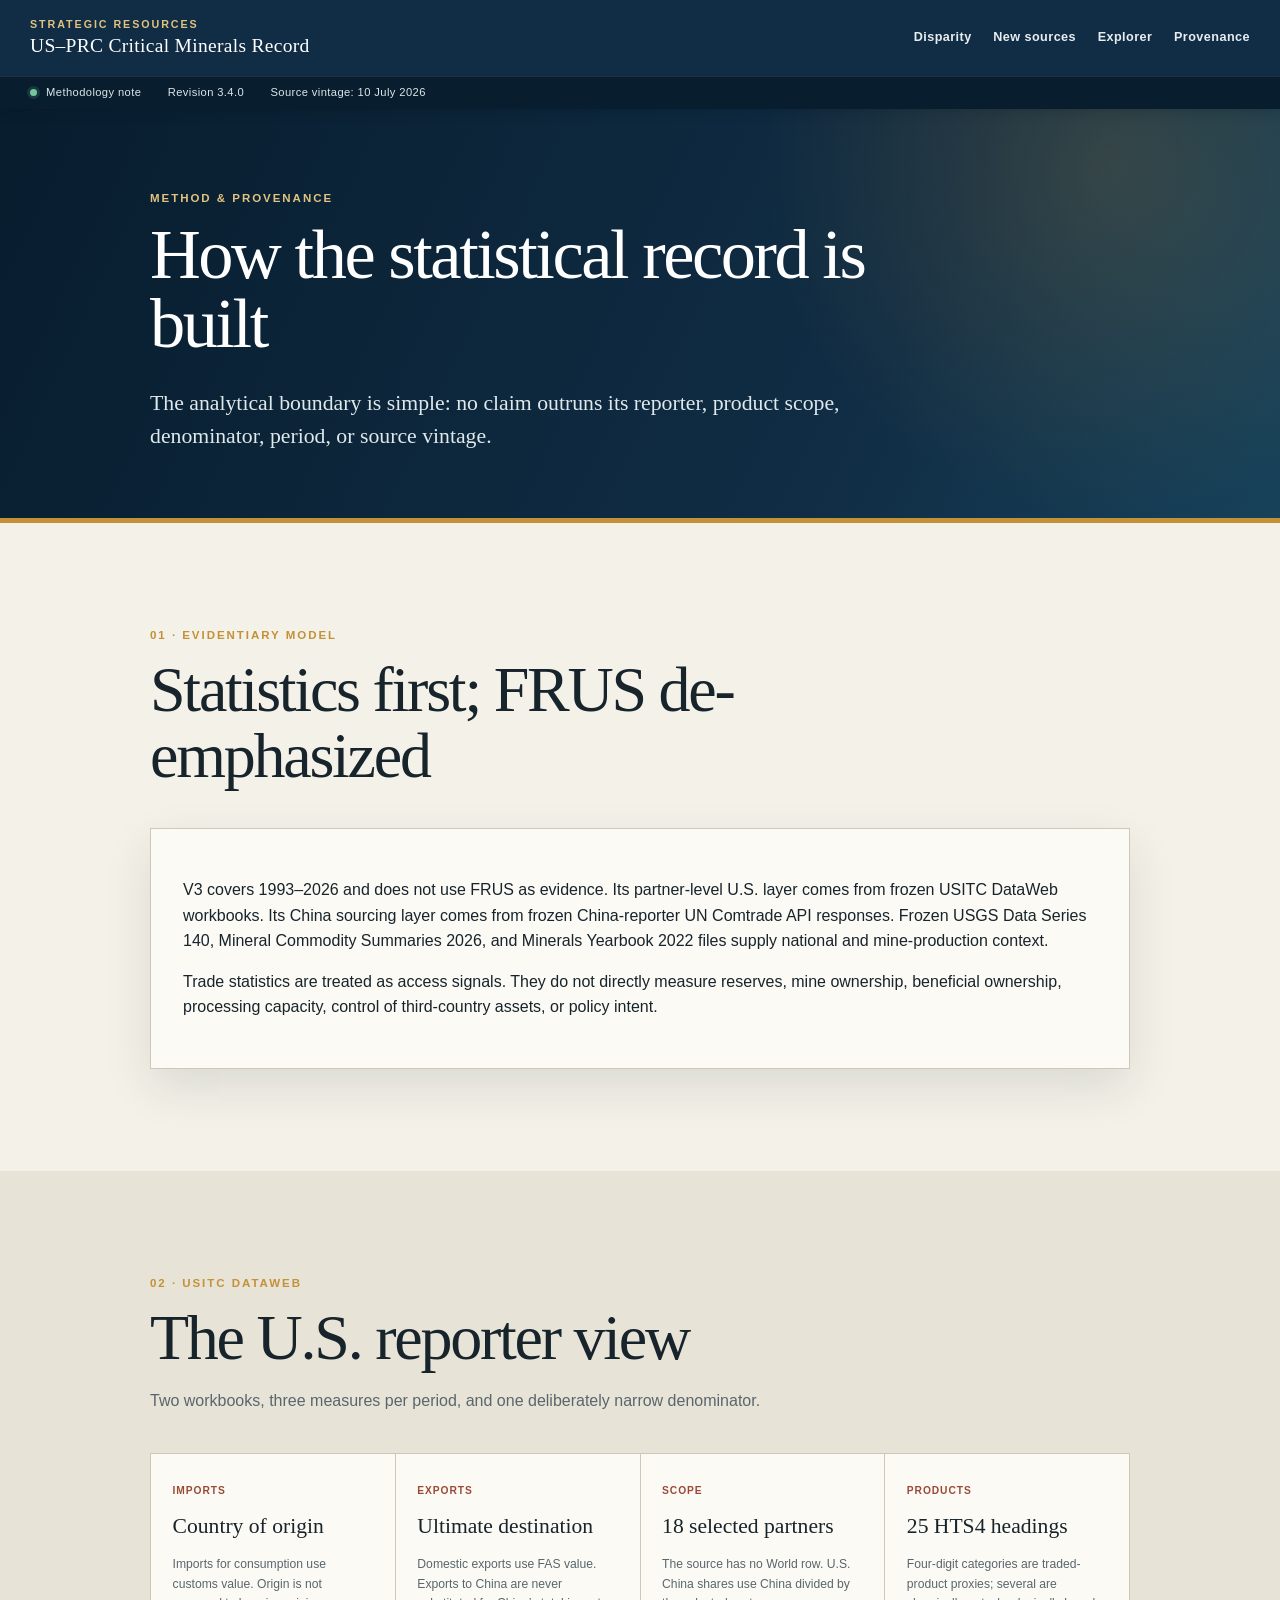
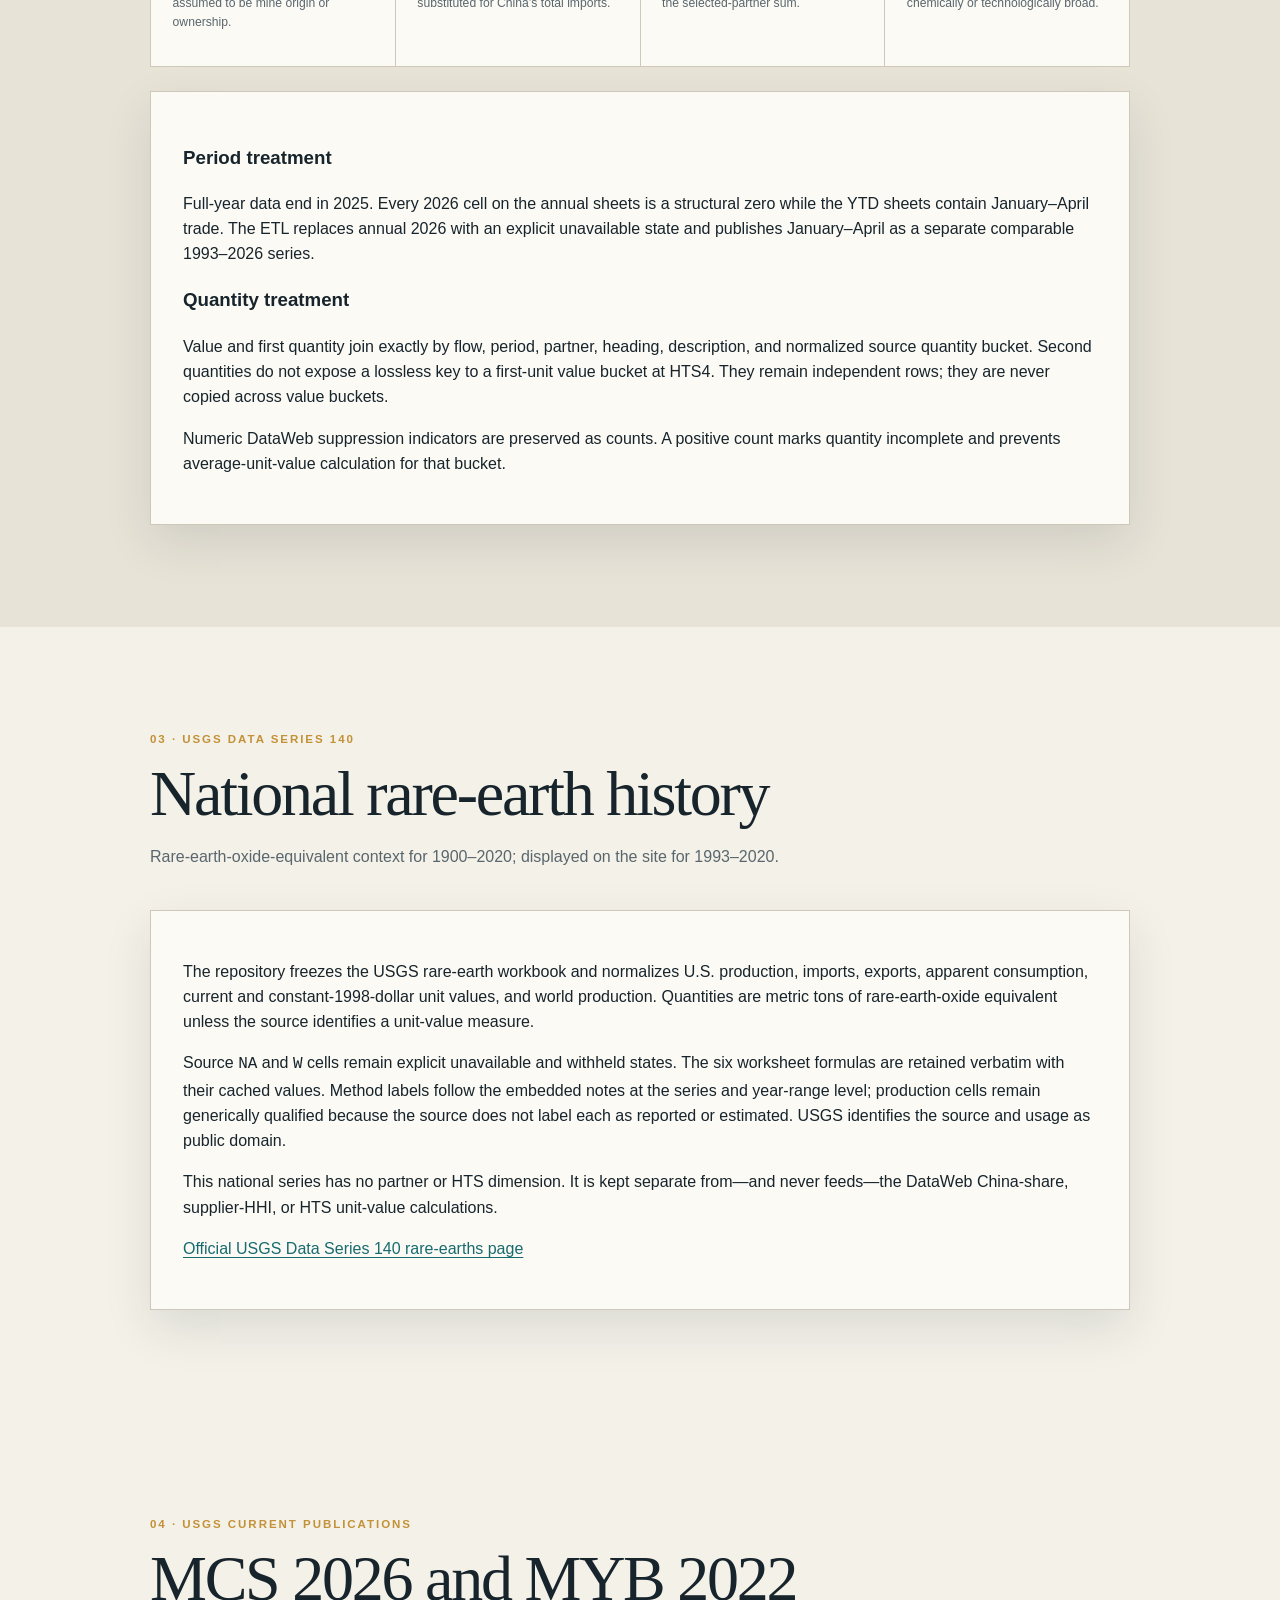
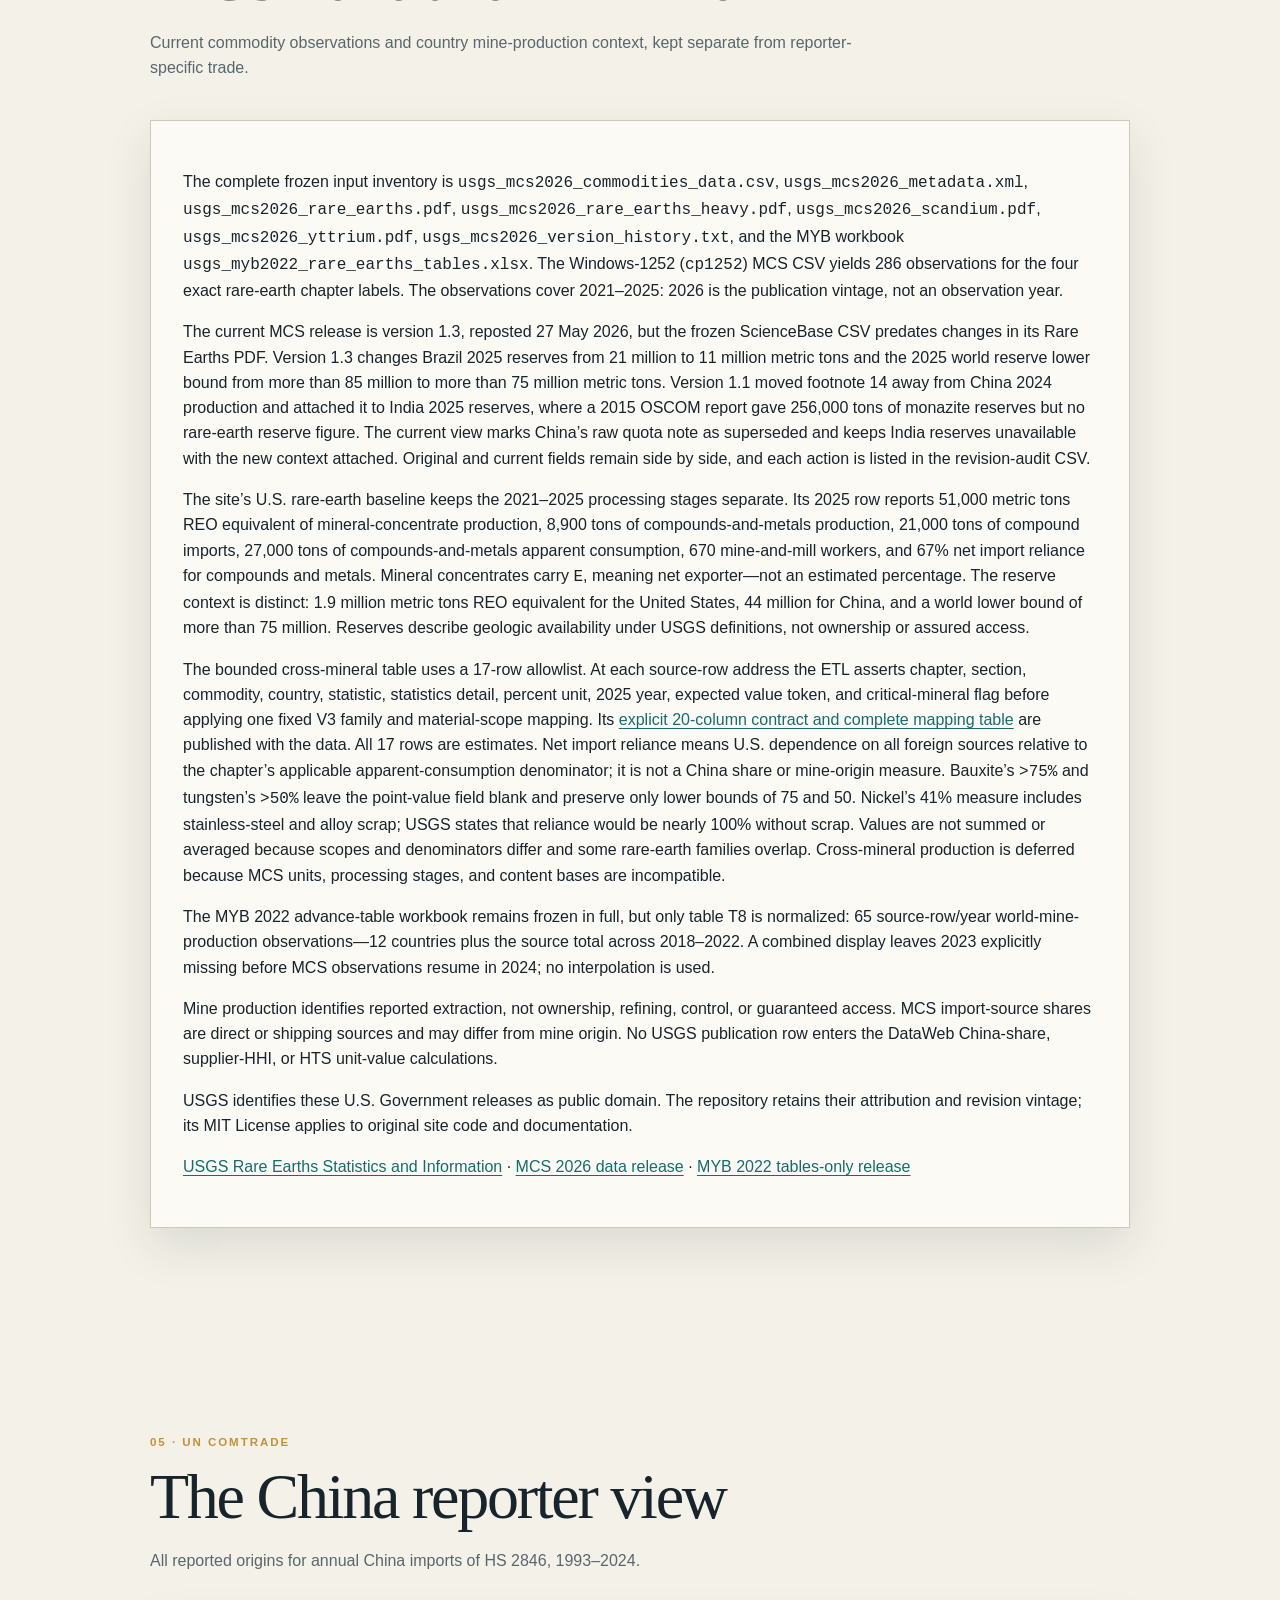
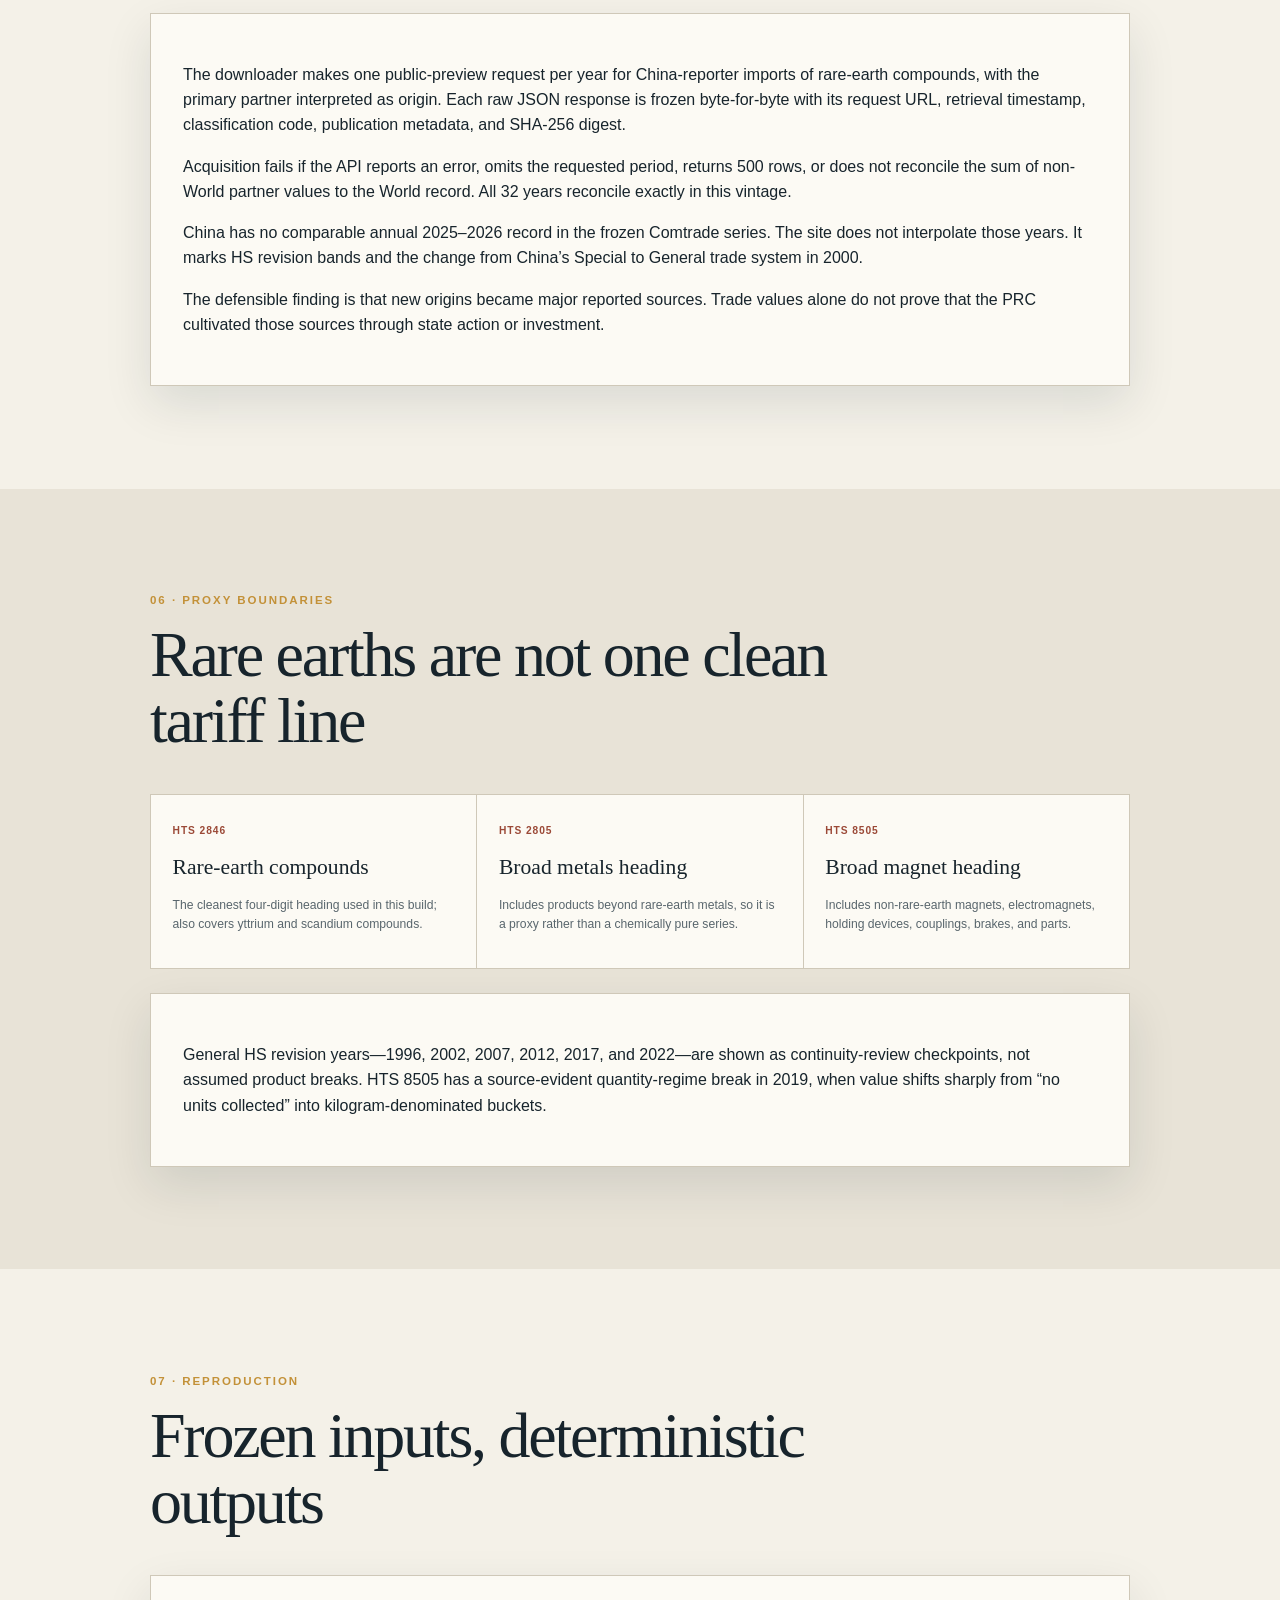
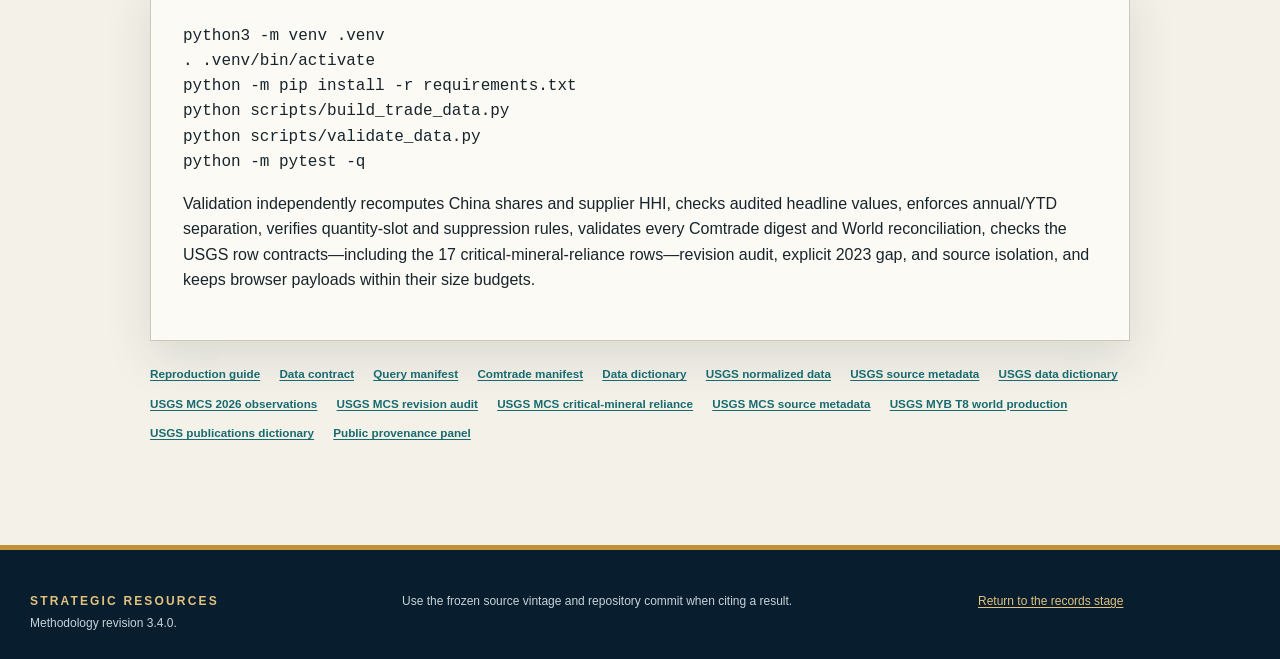
<file: methodology.html>
<!doctype html>
<html lang="en">
<head>
  <meta charset="utf-8">
  <meta name="viewport" content="width=device-width, initial-scale=1">
  <meta name="description" content="Methodology and provenance for the US–PRC Critical Minerals Record, 1993–2026.">
  <link rel="icon" href="data:,">
  <link rel="canonical" href="https://therealjameswilson.github.io/critical-minerals-records-stage-v3/methodology.html">
  <link rel="stylesheet" href="assets/v3.css?v=3.4.0">
  <title>Methodology · US–PRC Critical Minerals Record</title>
</head>
<body>
  <a class="skip-link" href="#main">Skip to methodology</a>
  <header class="site-header">
    <div class="masthead wrap">
      <a class="brand" href="./"><span class="brand-kicker">Strategic Resources</span><span class="brand-title">US–PRC Critical Minerals Record</span></a>
      <nav aria-label="Methodology navigation"><a href="./#disparity">Disparity</a><a href="./#sources">New sources</a><a href="./#explorer">Explorer</a><a href="./#method">Provenance</a></nav>
    </div>
    <div class="status-strip"><div class="wrap status-inner"><span><span class="status-dot" aria-hidden="true"></span> Methodology note</span><span>Revision 3.4.0</span><span>Source vintage: 10 July 2026</span></div></div>
  </header>

  <main id="main">
    <section class="hero">
      <div class="wrap" style="padding:5rem 0 4rem;max-width:980px;margin-inline:auto">
        <p class="eyebrow">Method &amp; provenance</p>
        <h1>How the statistical record is built</h1>
        <p class="hero-deck">The analytical boundary is simple: no claim outruns its reporter, product scope, denominator, period, or source vintage.</p>
      </div>
    </section>

    <section class="record-section">
      <div class="wrap" style="max-width:980px">
        <div class="section-heading"><p class="section-number">01 · Evidentiary model</p><h2>Statistics first; FRUS de-emphasized</h2></div>
        <article class="chart-card">
          <p>V3 covers 1993–2026 and does not use FRUS as evidence. Its partner-level U.S. layer comes from frozen USITC DataWeb workbooks. Its China sourcing layer comes from frozen China-reporter UN Comtrade API responses. Frozen USGS Data Series 140, Mineral Commodity Summaries 2026, and Minerals Yearbook 2022 files supply national and mine-production context.</p>
          <p>Trade statistics are treated as access signals. They do not directly measure reserves, mine ownership, beneficial ownership, processing capacity, control of third-country assets, or policy intent.</p>
        </article>
      </div>
    </section>

    <section class="record-section tint-section">
      <div class="wrap" style="max-width:980px">
        <div class="section-heading"><p class="section-number">02 · USITC DataWeb</p><h2>The U.S. reporter view</h2><p>Two workbooks, three measures per period, and one deliberately narrow denominator.</p></div>
        <div class="method-grid">
          <article><span class="method-tag">Imports</span><h3>Country of origin</h3><p>Imports for consumption use customs value. Origin is not assumed to be mine origin or ownership.</p></article>
          <article><span class="method-tag">Exports</span><h3>Ultimate destination</h3><p>Domestic exports use FAS value. Exports to China are never substituted for China’s total imports.</p></article>
          <article><span class="method-tag">Scope</span><h3>18 selected partners</h3><p>The source has no World row. U.S. China shares use China divided by the selected-partner sum.</p></article>
          <article><span class="method-tag">Products</span><h3>25 HTS4 headings</h3><p>Four-digit categories are traded-product proxies; several are chemically or technologically broad.</p></article>
        </div>
        <article class="chart-card" style="margin-top:1.5rem">
          <h3>Period treatment</h3>
          <p>Full-year data end in 2025. Every 2026 cell on the annual sheets is a structural zero while the YTD sheets contain January–April trade. The ETL replaces annual 2026 with an explicit unavailable state and publishes January–April as a separate comparable 1993–2026 series.</p>
          <h3>Quantity treatment</h3>
          <p>Value and first quantity join exactly by flow, period, partner, heading, description, and normalized source quantity bucket. Second quantities do not expose a lossless key to a first-unit value bucket at HTS4. They remain independent rows; they are never copied across value buckets.</p>
          <p>Numeric DataWeb suppression indicators are preserved as counts. A positive count marks quantity incomplete and prevents average-unit-value calculation for that bucket.</p>
        </article>
      </div>
    </section>

    <section class="record-section">
      <div class="wrap" style="max-width:980px">
        <div class="section-heading"><p class="section-number">03 · USGS Data Series 140</p><h2>National rare-earth history</h2><p>Rare-earth-oxide-equivalent context for 1900–2020; displayed on the site for 1993–2020.</p></div>
        <article class="chart-card">
          <p>The repository freezes the USGS rare-earth workbook and normalizes U.S. production, imports, exports, apparent consumption, current and constant-1998-dollar unit values, and world production. Quantities are metric tons of rare-earth-oxide equivalent unless the source identifies a unit-value measure.</p>
          <p>Source <code>NA</code> and <code>W</code> cells remain explicit unavailable and withheld states. The six worksheet formulas are retained verbatim with their cached values. Method labels follow the embedded notes at the series and year-range level; production cells remain generically qualified because the source does not label each as reported or estimated. USGS identifies the source and usage as public domain.</p>
          <p>This national series has no partner or HTS dimension. It is kept separate from—and never feeds—the DataWeb China-share, supplier-HHI, or HTS unit-value calculations.</p>
          <p><a href="https://www.usgs.gov/media/files/rare-earths-historical-statistics-data-series-140">Official USGS Data Series 140 rare-earths page</a></p>
        </article>
      </div>
    </section>

    <section class="record-section">
      <div class="wrap" style="max-width:980px">
        <div class="section-heading"><p class="section-number">04 · USGS current publications</p><h2>MCS 2026 and MYB 2022</h2><p>Current commodity observations and country mine-production context, kept separate from reporter-specific trade.</p></div>
        <article class="chart-card">
          <p>The complete frozen input inventory is <code>usgs_mcs2026_commodities_data.csv</code>, <code>usgs_mcs2026_metadata.xml</code>, <code>usgs_mcs2026_rare_earths.pdf</code>, <code>usgs_mcs2026_rare_earths_heavy.pdf</code>, <code>usgs_mcs2026_scandium.pdf</code>, <code>usgs_mcs2026_yttrium.pdf</code>, <code>usgs_mcs2026_version_history.txt</code>, and the MYB workbook <code>usgs_myb2022_rare_earths_tables.xlsx</code>. The Windows-1252 (<code>cp1252</code>) MCS CSV yields 286 observations for the four exact rare-earth chapter labels. The observations cover 2021–2025: 2026 is the publication vintage, not an observation year.</p>
          <p>The current MCS release is version 1.3, reposted 27 May 2026, but the frozen ScienceBase CSV predates changes in its Rare Earths PDF. Version 1.3 changes Brazil 2025 reserves from 21 million to 11 million metric tons and the 2025 world reserve lower bound from more than 85 million to more than 75 million metric tons. Version 1.1 moved footnote 14 away from China 2024 production and attached it to India 2025 reserves, where a 2015 OSCOM report gave 256,000 tons of monazite reserves but no rare-earth reserve figure. The current view marks China’s raw quota note as superseded and keeps India reserves unavailable with the new context attached. Original and current fields remain side by side, and each action is listed in the revision-audit CSV.</p>
          <p>The site’s U.S. rare-earth baseline keeps the 2021–2025 processing stages separate. Its 2025 row reports 51,000 metric tons REO equivalent of mineral-concentrate production, 8,900 tons of compounds-and-metals production, 21,000 tons of compound imports, 27,000 tons of compounds-and-metals apparent consumption, 670 mine-and-mill workers, and 67% net import reliance for compounds and metals. Mineral concentrates carry <code>E</code>, meaning net exporter—not an estimated percentage. The reserve context is distinct: 1.9 million metric tons REO equivalent for the United States, 44 million for China, and a world lower bound of more than 75 million. Reserves describe geologic availability under USGS definitions, not ownership or assured access.</p>
          <p>The bounded cross-mineral table uses a 17-row allowlist. At each source-row address the ETL asserts chapter, section, commodity, country, statistic, statistics detail, percent unit, 2025 year, expected value token, and critical-mineral flag before applying one fixed V3 family and material-scope mapping. Its <a href="docs/data-contract.md">explicit 20-column contract and complete mapping table</a> are published with the data. All 17 rows are estimates. Net import reliance means U.S. dependence on all foreign sources relative to the chapter’s applicable apparent-consumption denominator; it is not a China share or mine-origin measure. Bauxite’s <code>&gt;75%</code> and tungsten’s <code>&gt;50%</code> leave the point-value field blank and preserve only lower bounds of 75 and 50. Nickel’s 41% measure includes stainless-steel and alloy scrap; USGS states that reliance would be nearly 100% without scrap. Values are not summed or averaged because scopes and denominators differ and some rare-earth families overlap. Cross-mineral production is deferred because MCS units, processing stages, and content bases are incompatible.</p>
          <p>The MYB 2022 advance-table workbook remains frozen in full, but only table T8 is normalized: 65 source-row/year world-mine-production observations—12 countries plus the source total across 2018–2022. A combined display leaves 2023 explicitly missing before MCS observations resume in 2024; no interpolation is used.</p>
          <p>Mine production identifies reported extraction, not ownership, refining, control, or guaranteed access. MCS import-source shares are direct or shipping sources and may differ from mine origin. No USGS publication row enters the DataWeb China-share, supplier-HHI, or HTS unit-value calculations.</p>
          <p>USGS identifies these U.S. Government releases as public domain. The repository retains their attribution and revision vintage; its MIT License applies to original site code and documentation.</p>
          <p><a href="https://www.usgs.gov/centers/national-minerals-information-center/rare-earths-statistics-and-information">USGS Rare Earths Statistics and Information</a> · <a href="https://doi.org/10.5066/P1WKQ63T">MCS 2026 data release</a> · <a href="https://www.usgs.gov/media/files/rare-earths-2022-tables-only-release">MYB 2022 tables-only release</a></p>
        </article>
      </div>
    </section>

    <section class="record-section">
      <div class="wrap" style="max-width:980px">
        <div class="section-heading"><p class="section-number">05 · UN Comtrade</p><h2>The China reporter view</h2><p>All reported origins for annual China imports of HS 2846, 1993–2024.</p></div>
        <article class="chart-card">
          <p>The downloader makes one public-preview request per year for China-reporter imports of rare-earth compounds, with the primary partner interpreted as origin. Each raw JSON response is frozen byte-for-byte with its request URL, retrieval timestamp, classification code, publication metadata, and SHA-256 digest.</p>
          <p>Acquisition fails if the API reports an error, omits the requested period, returns 500 rows, or does not reconcile the sum of non-World partner values to the World record. All 32 years reconcile exactly in this vintage.</p>
          <p>China has no comparable annual 2025–2026 record in the frozen Comtrade series. The site does not interpolate those years. It marks HS revision bands and the change from China’s Special to General trade system in 2000.</p>
          <p>The defensible finding is that new origins became major reported sources. Trade values alone do not prove that the PRC cultivated those sources through state action or investment.</p>
        </article>
      </div>
    </section>

    <section class="record-section tint-section">
      <div class="wrap" style="max-width:980px">
        <div class="section-heading"><p class="section-number">06 · Proxy boundaries</p><h2>Rare earths are not one clean tariff line</h2></div>
        <div class="method-grid" style="grid-template-columns:repeat(3,1fr)">
          <article><span class="method-tag">HTS 2846</span><h3>Rare-earth compounds</h3><p>The cleanest four-digit heading used in this build; also covers yttrium and scandium compounds.</p></article>
          <article><span class="method-tag">HTS 2805</span><h3>Broad metals heading</h3><p>Includes products beyond rare-earth metals, so it is a proxy rather than a chemically pure series.</p></article>
          <article><span class="method-tag">HTS 8505</span><h3>Broad magnet heading</h3><p>Includes non-rare-earth magnets, electromagnets, holding devices, couplings, brakes, and parts.</p></article>
        </div>
        <article class="chart-card" style="margin-top:1.5rem">
          <p>General HS revision years—1996, 2002, 2007, 2012, 2017, and 2022—are shown as continuity-review checkpoints, not assumed product breaks. HTS 8505 has a source-evident quantity-regime break in 2019, when value shifts sharply from “no units collected” into kilogram-denominated buckets.</p>
        </article>
      </div>
    </section>

    <section class="record-section">
      <div class="wrap" style="max-width:980px">
        <div class="section-heading"><p class="section-number">07 · Reproduction</p><h2>Frozen inputs, deterministic outputs</h2></div>
        <article class="chart-card">
          <pre style="overflow:auto"><code>python3 -m venv .venv
. .venv/bin/activate
python -m pip install -r requirements.txt
python scripts/build_trade_data.py
python scripts/validate_data.py
python -m pytest -q</code></pre>
          <p>Validation independently recomputes China shares and supplier HHI, checks audited headline values, enforces annual/YTD separation, verifies quantity-slot and suppression rules, validates every Comtrade digest and World reconciliation, checks the USGS row contracts—including the 17 critical-mineral-reliance rows—revision audit, explicit 2023 gap, and source isolation, and keeps browser payloads within their size budgets.</p>
        </article>
        <div class="source-links">
          <a href="README.md">Reproduction guide</a>
          <a href="docs/data-contract.md">Data contract</a>
          <a href="data/processed/query_manifest.json">Query manifest</a>
          <a href="data/raw/un_comtrade_china/2846/manifest.json">Comtrade manifest</a>
          <a href="data/processed/data_dictionary.csv">Data dictionary</a>
          <a href="data/processed/usgs_rare_earths_historical.csv">USGS normalized data</a>
          <a href="data/processed/usgs_rare_earths_metadata.json">USGS source metadata</a>
          <a href="data/processed/usgs_rare_earths_data_dictionary.csv">USGS data dictionary</a>
          <a href="data/processed/usgs_mcs2026_observations.csv">USGS MCS 2026 observations</a>
          <a href="data/processed/usgs_mcs2026_revision_audit.csv">USGS MCS revision audit</a>
          <a href="data/processed/usgs_mcs2026_critical_mineral_reliance.csv">USGS MCS critical-mineral reliance</a>
          <a href="data/processed/usgs_mcs2026_metadata.json">USGS MCS source metadata</a>
          <a href="data/processed/usgs_myb2022_world_mine_production.csv">USGS MYB T8 world production</a>
          <a href="data/processed/usgs_publications_data_dictionary.csv">USGS publications dictionary</a>
          <a href="./#method">Public provenance panel</a>
        </div>
      </div>
    </section>
  </main>

  <footer class="site-footer"><div class="wrap footer-grid"><div><p class="brand-kicker">Strategic Resources</p><p>Methodology revision 3.4.0.</p></div><p>Use the frozen source vintage and repository commit when citing a result.</p><p><a href="./">Return to the records stage</a></p></div></footer>
</body>
</html>
</file>
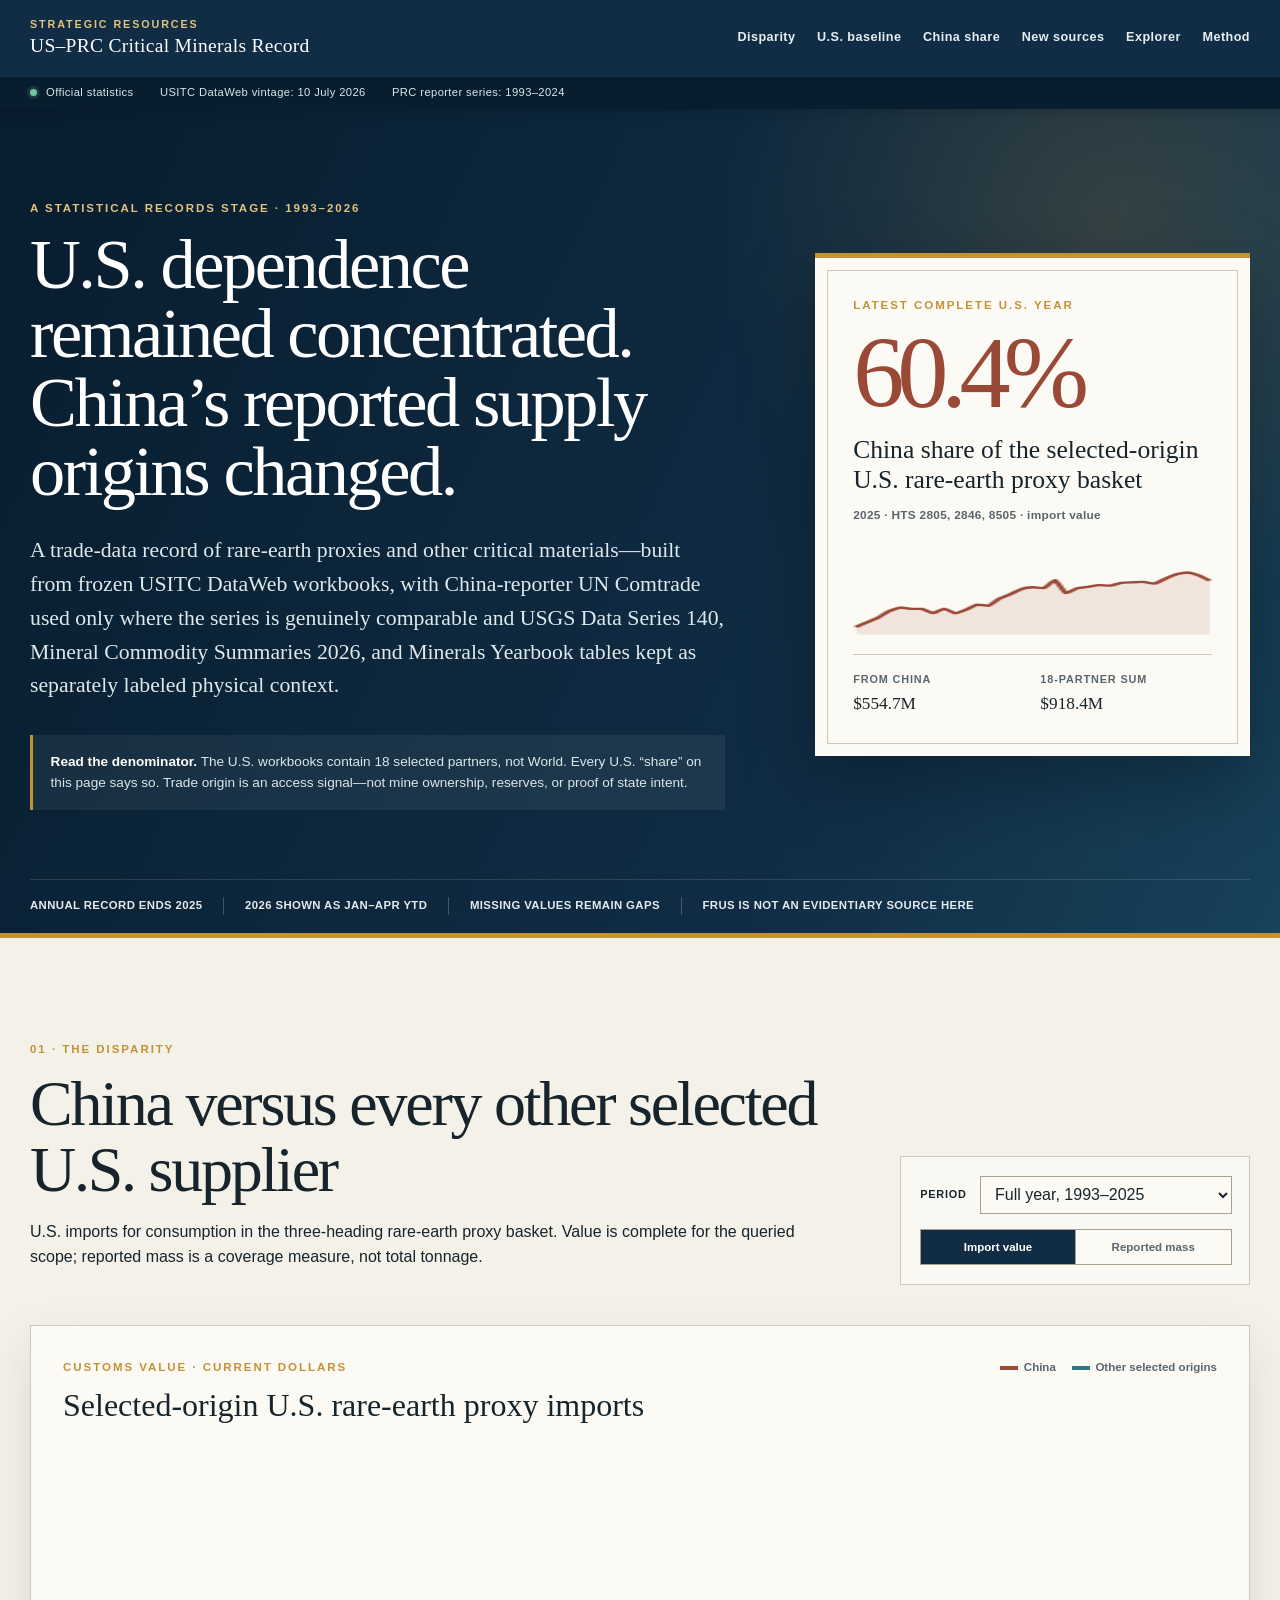
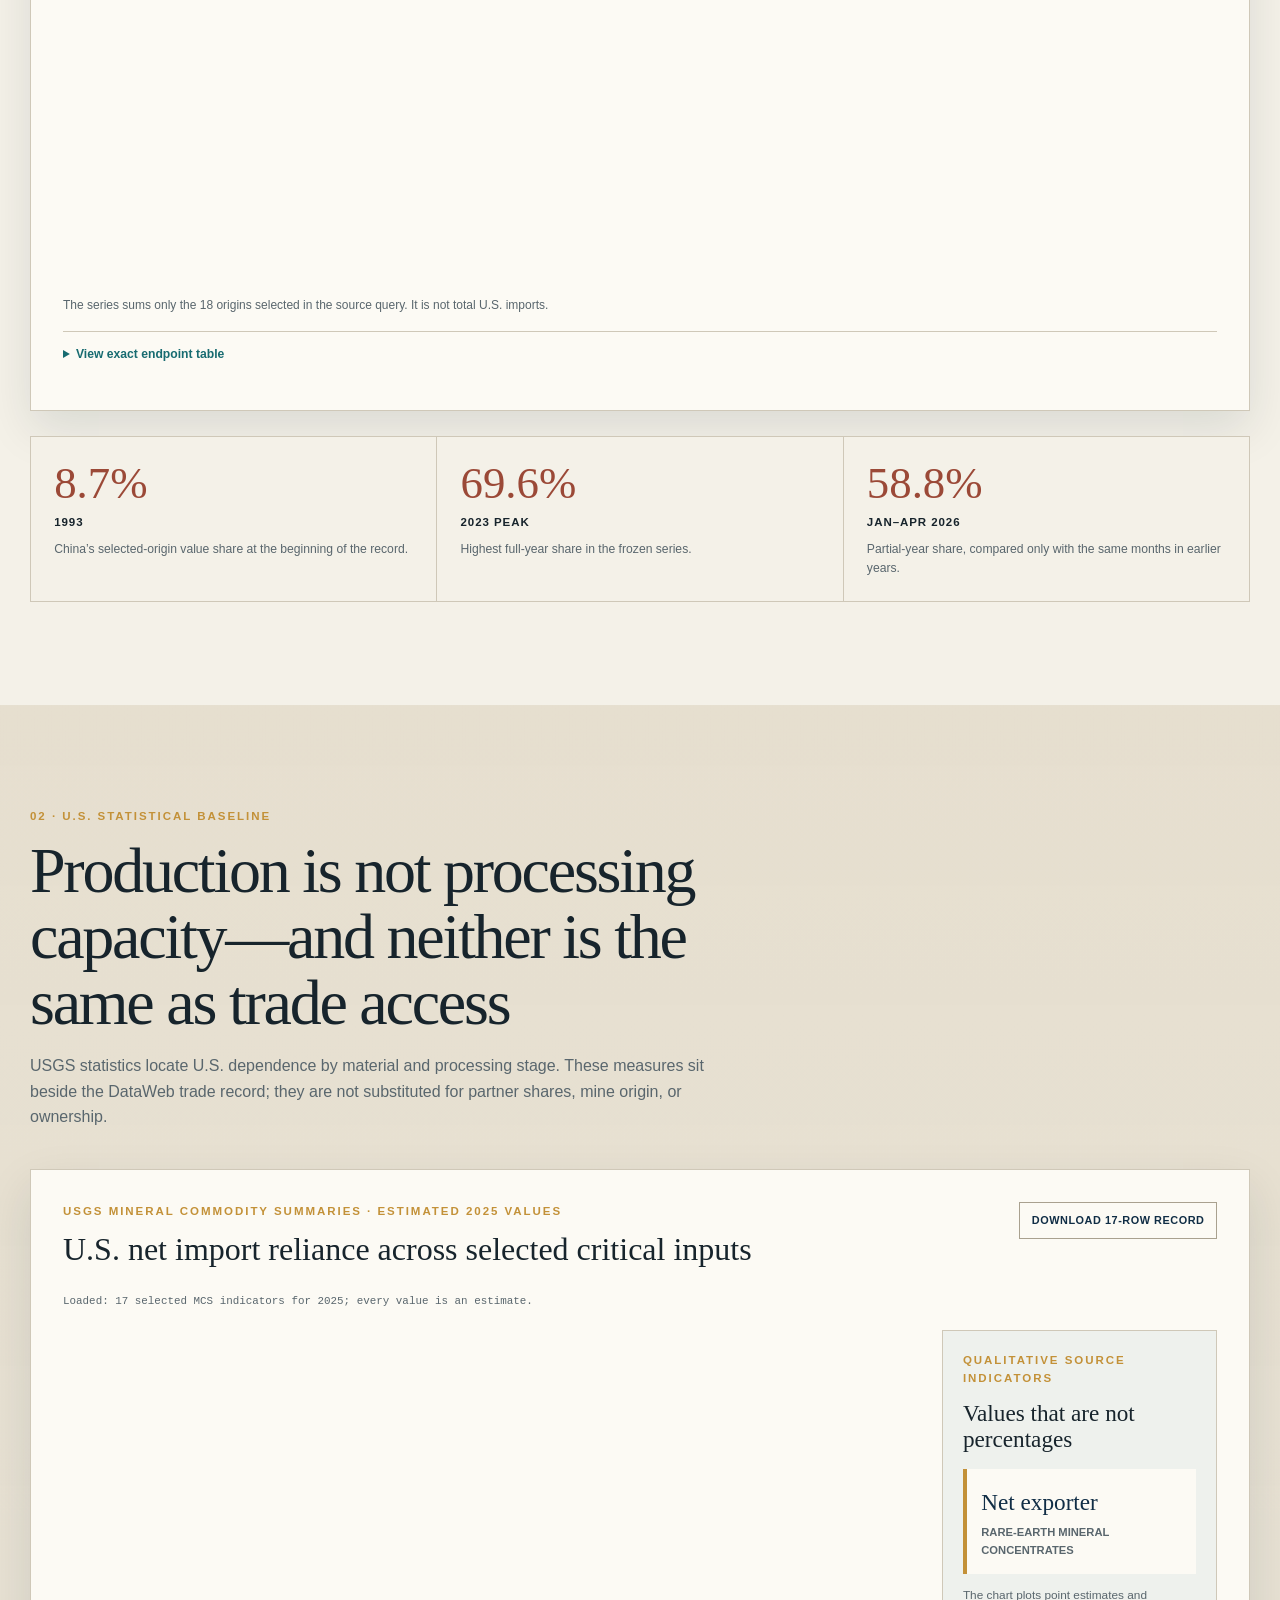
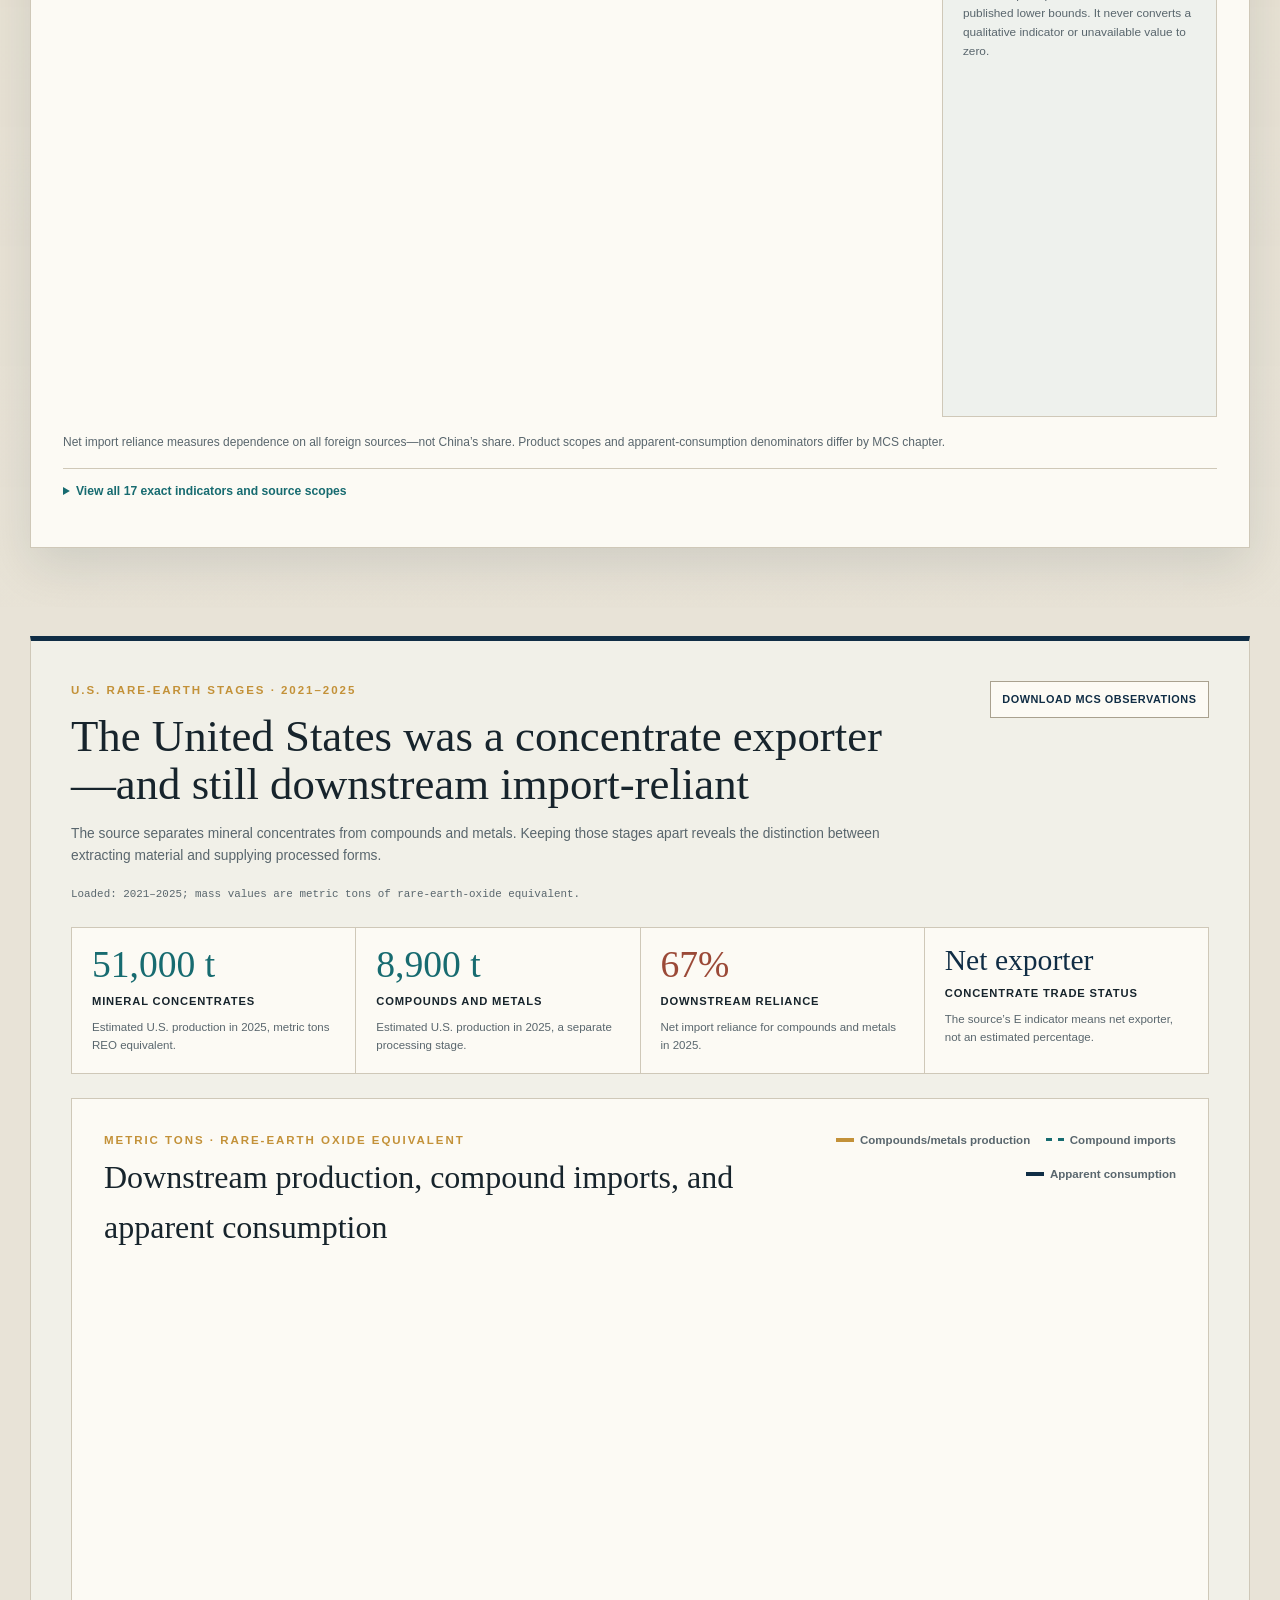
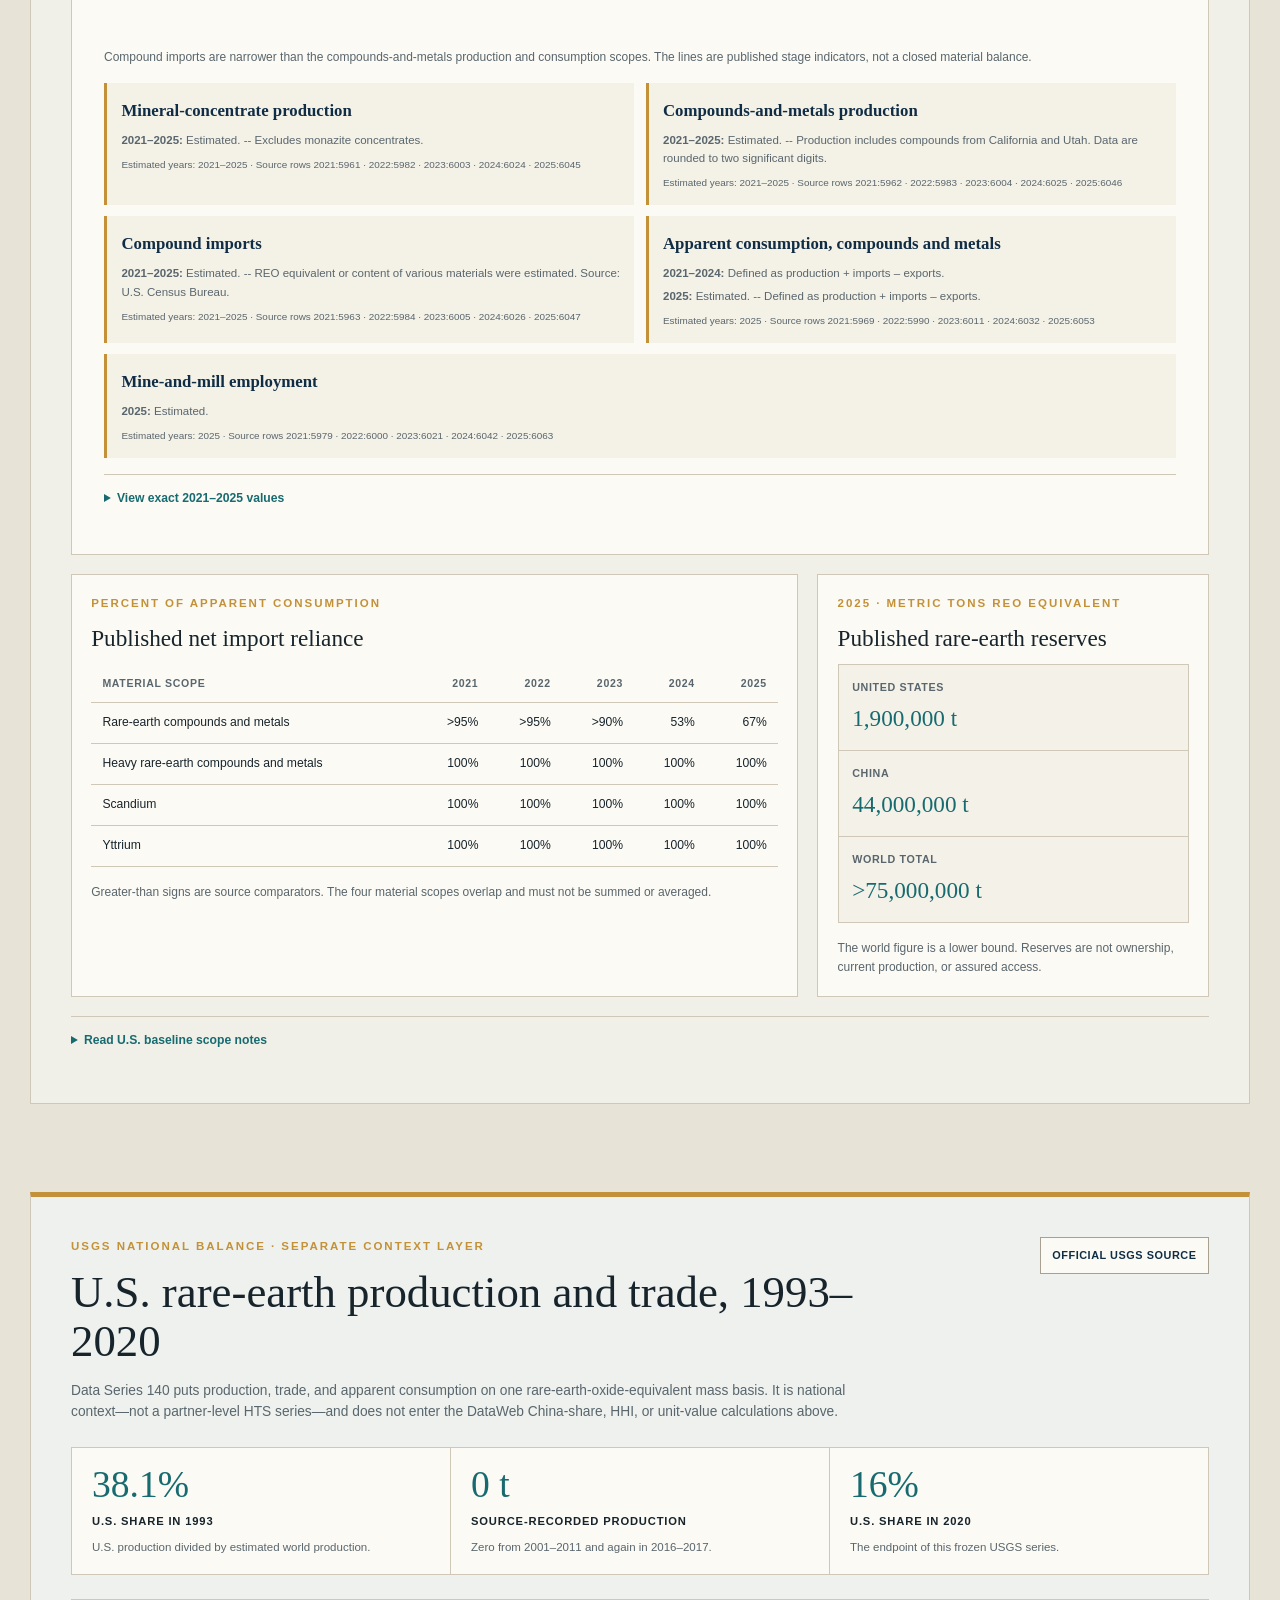
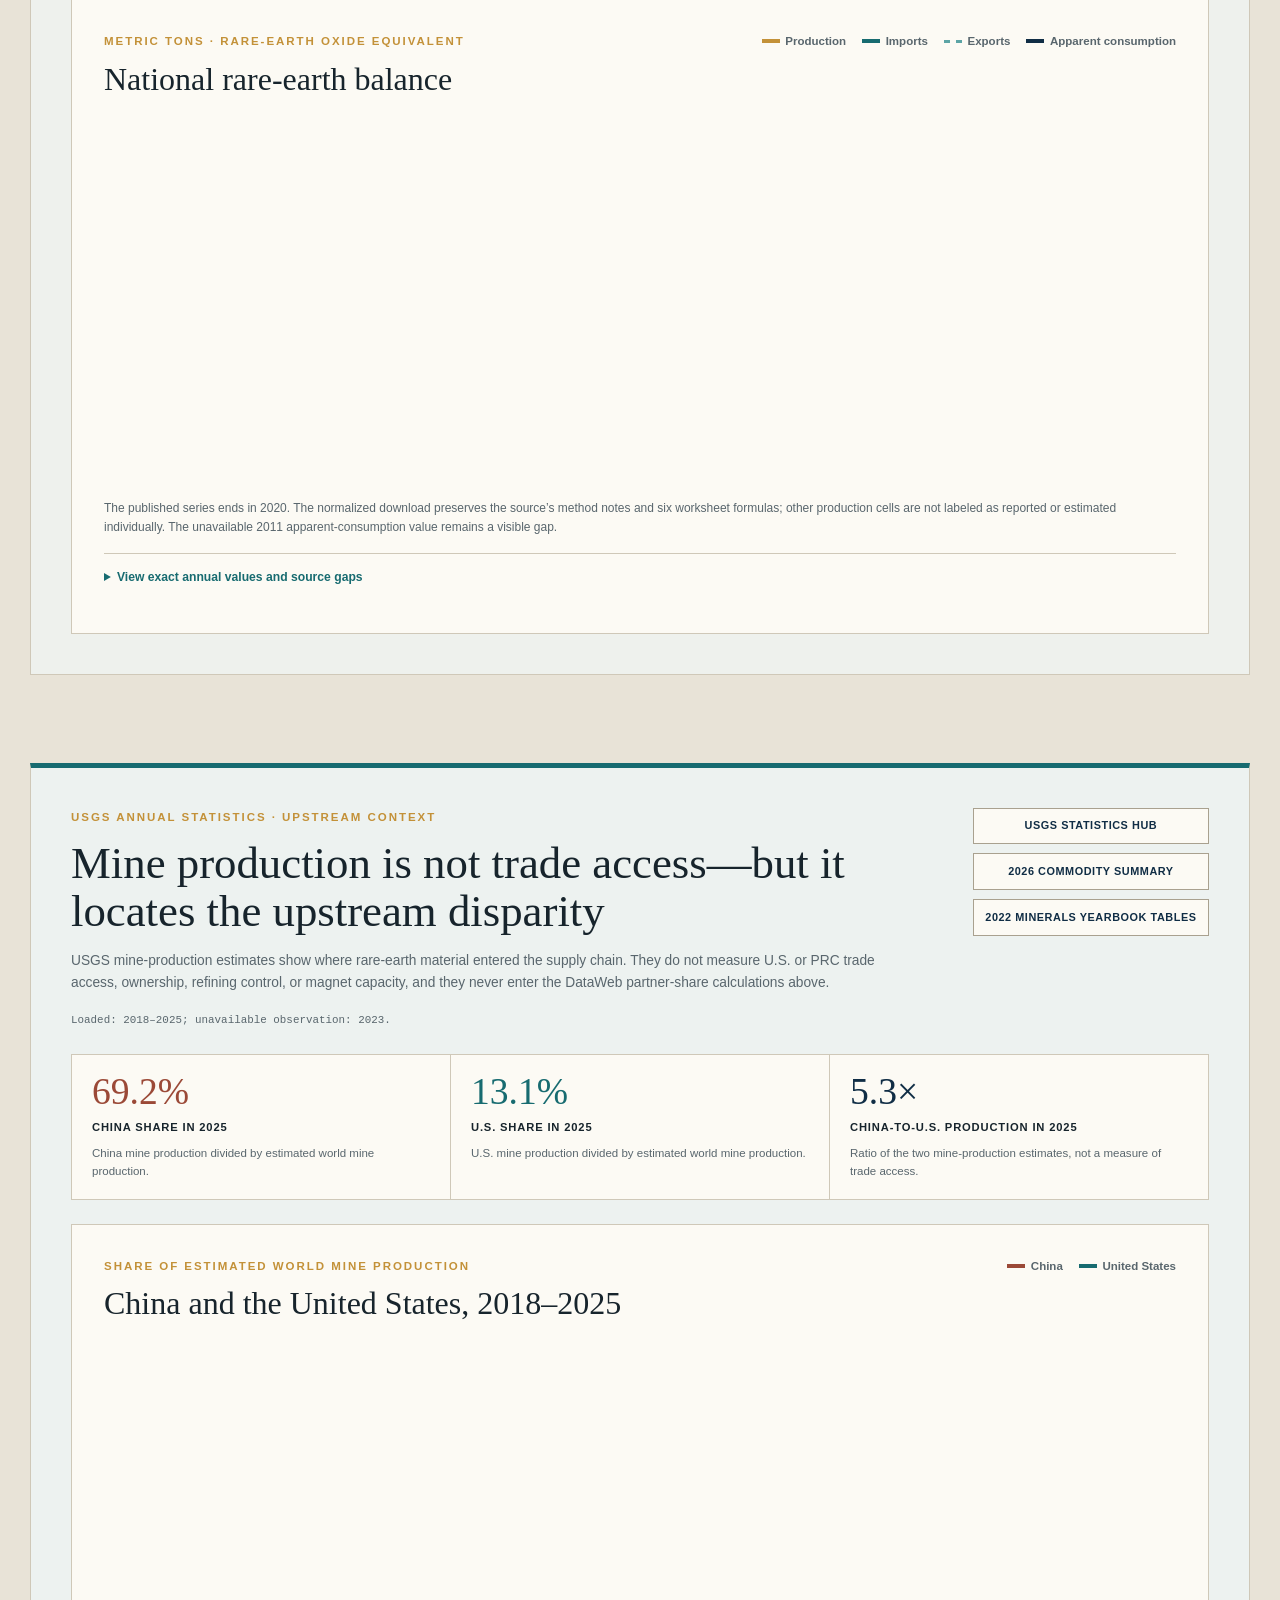
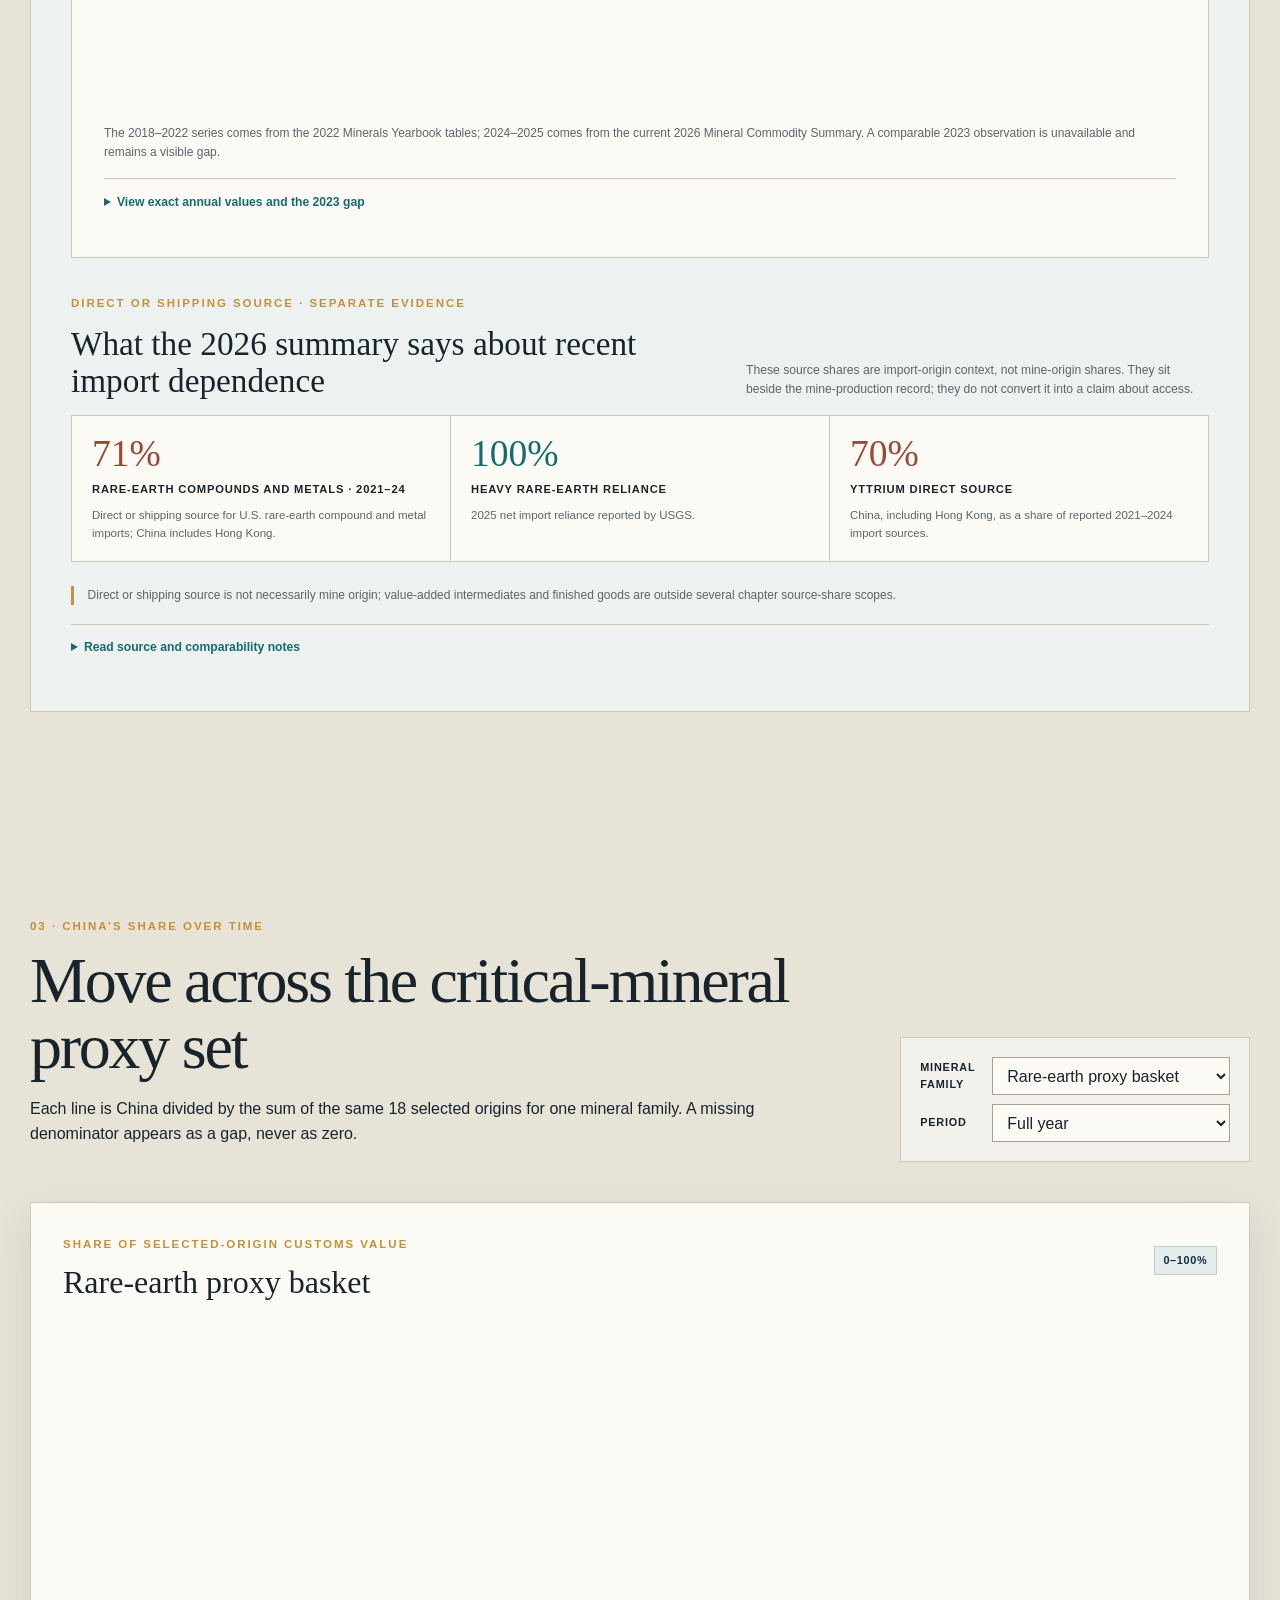
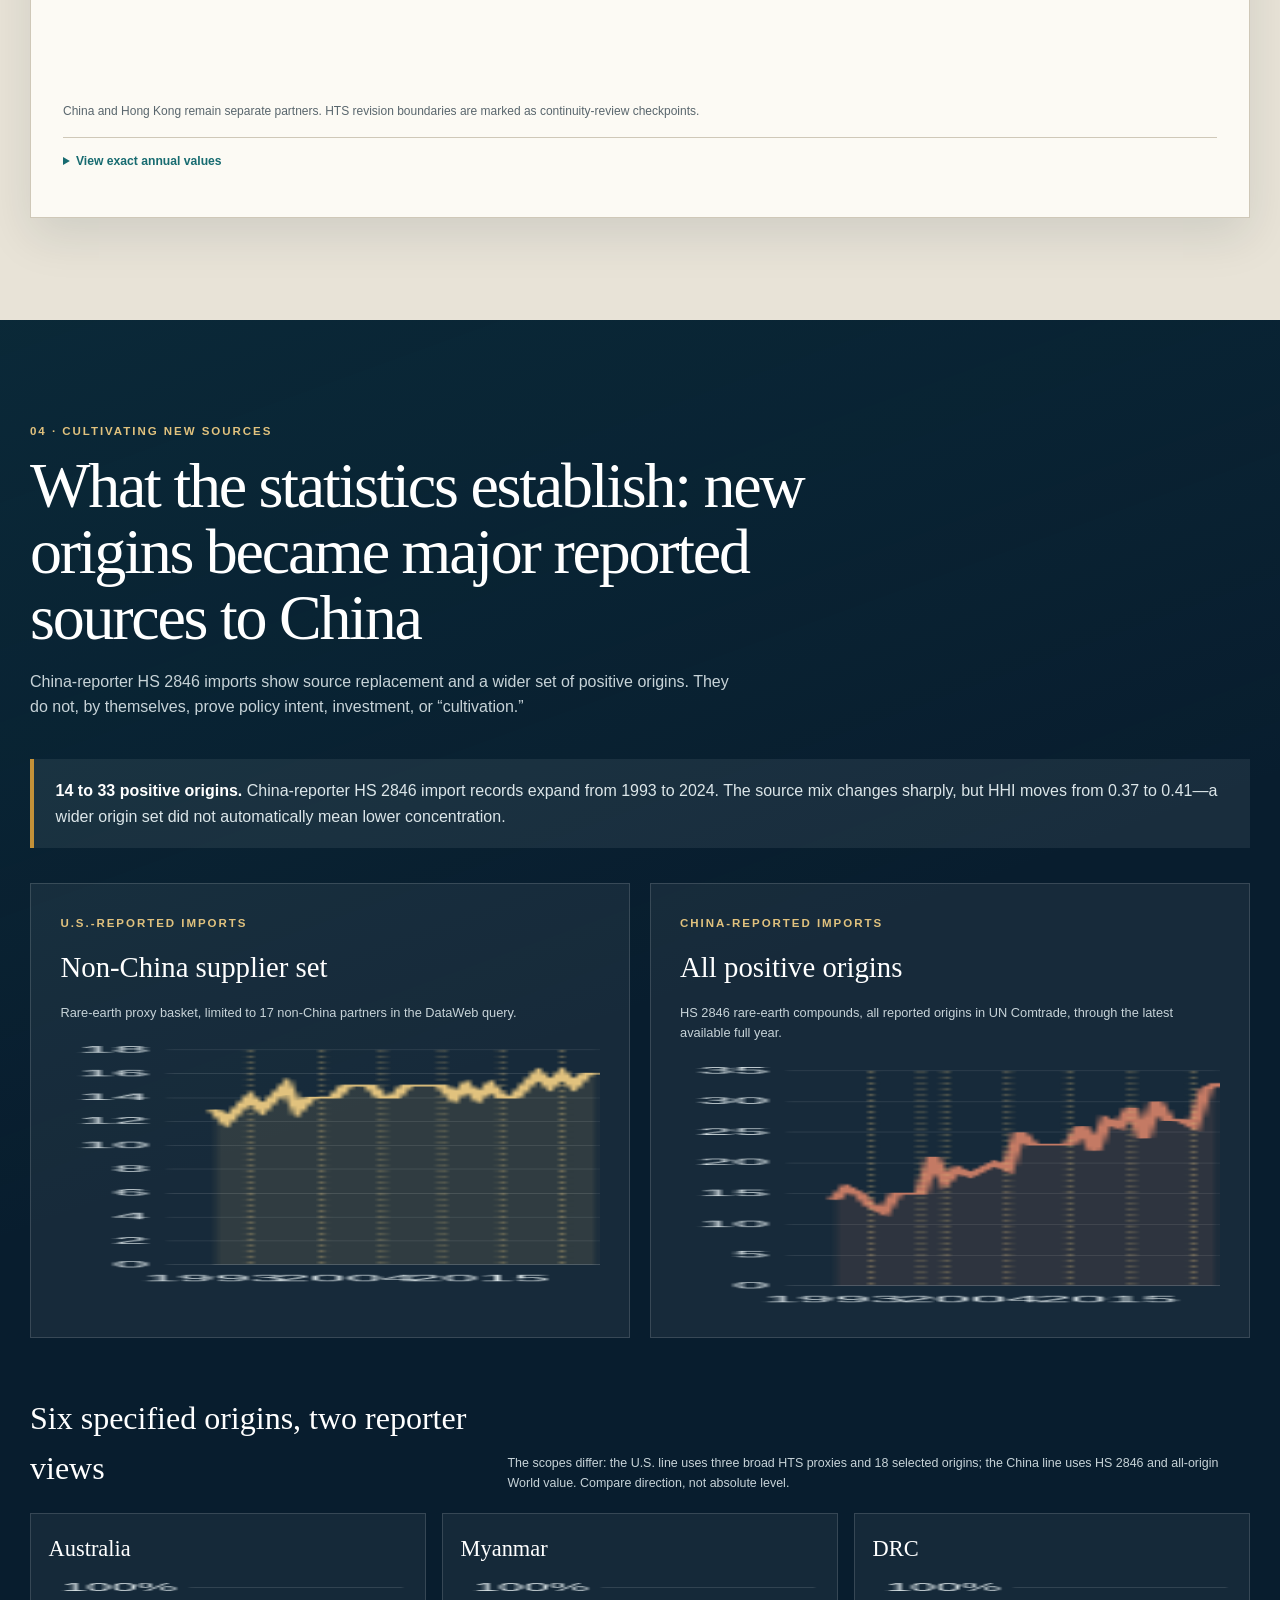
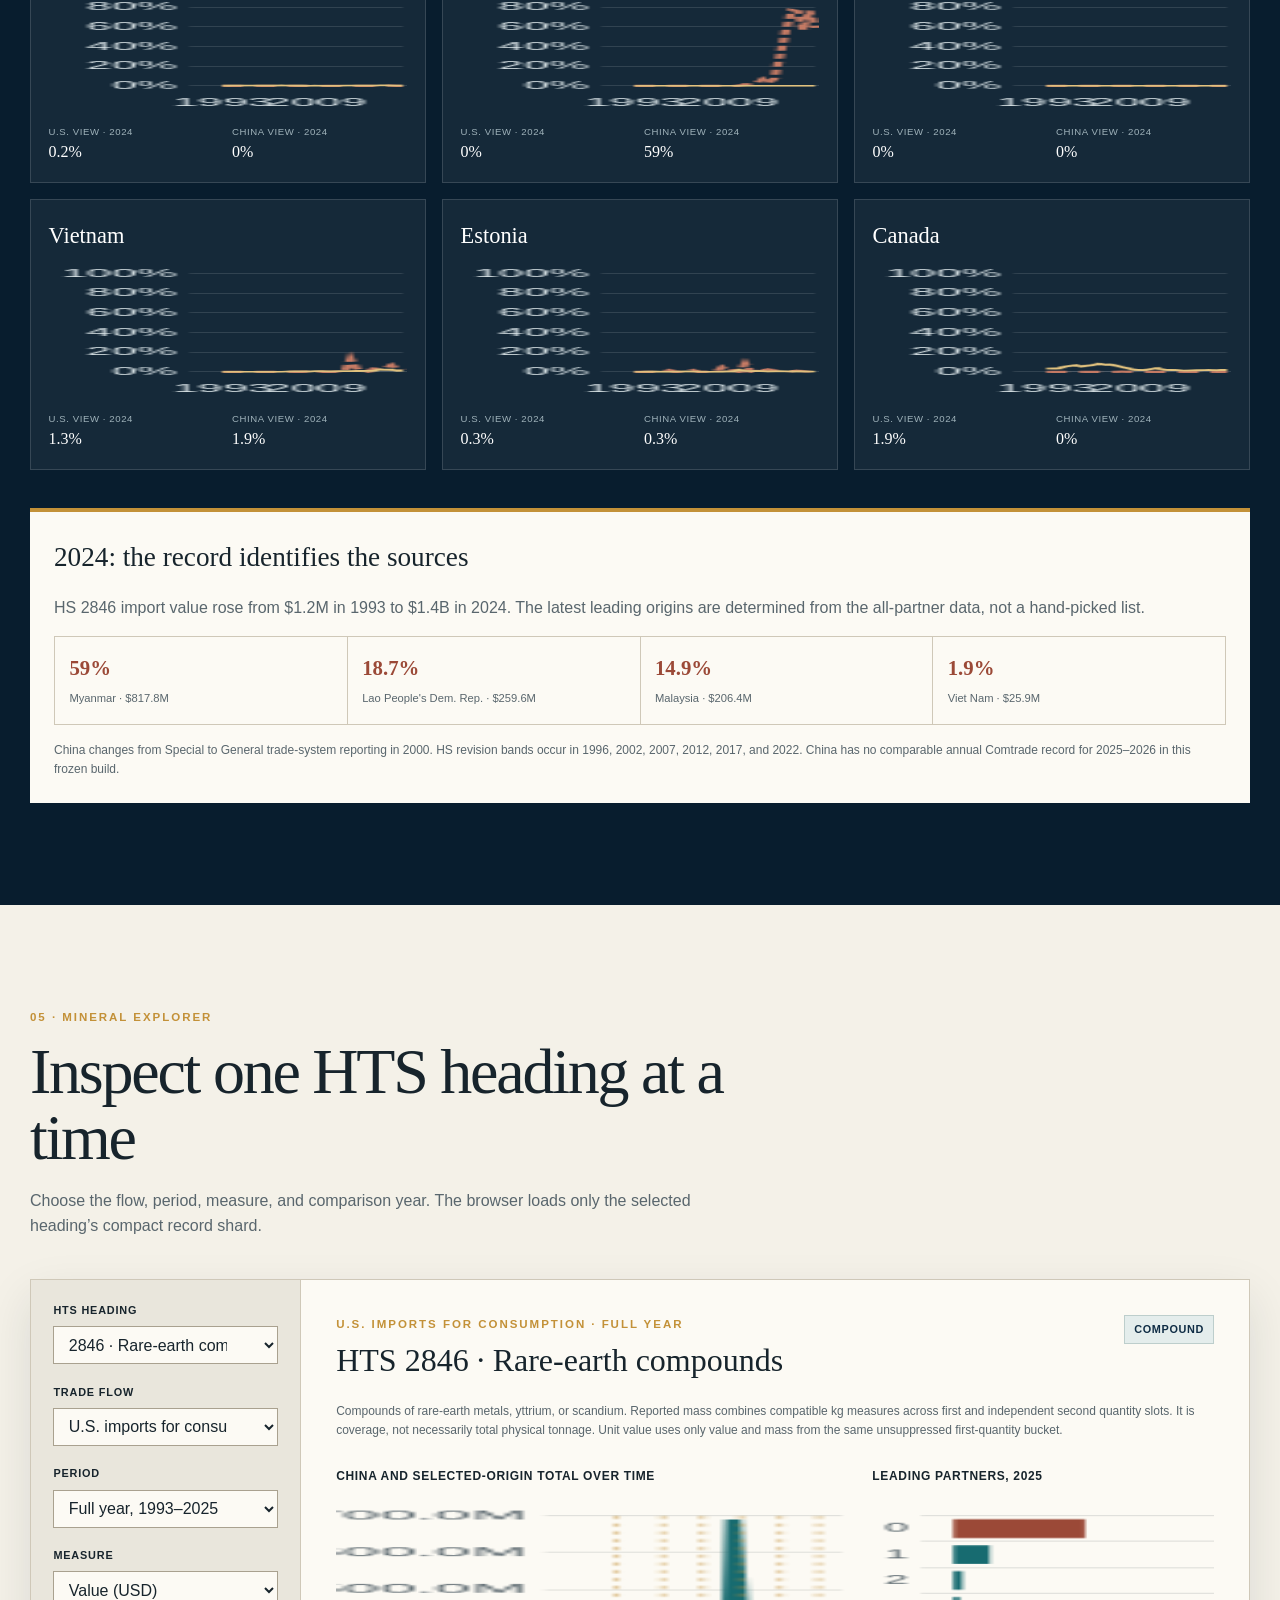
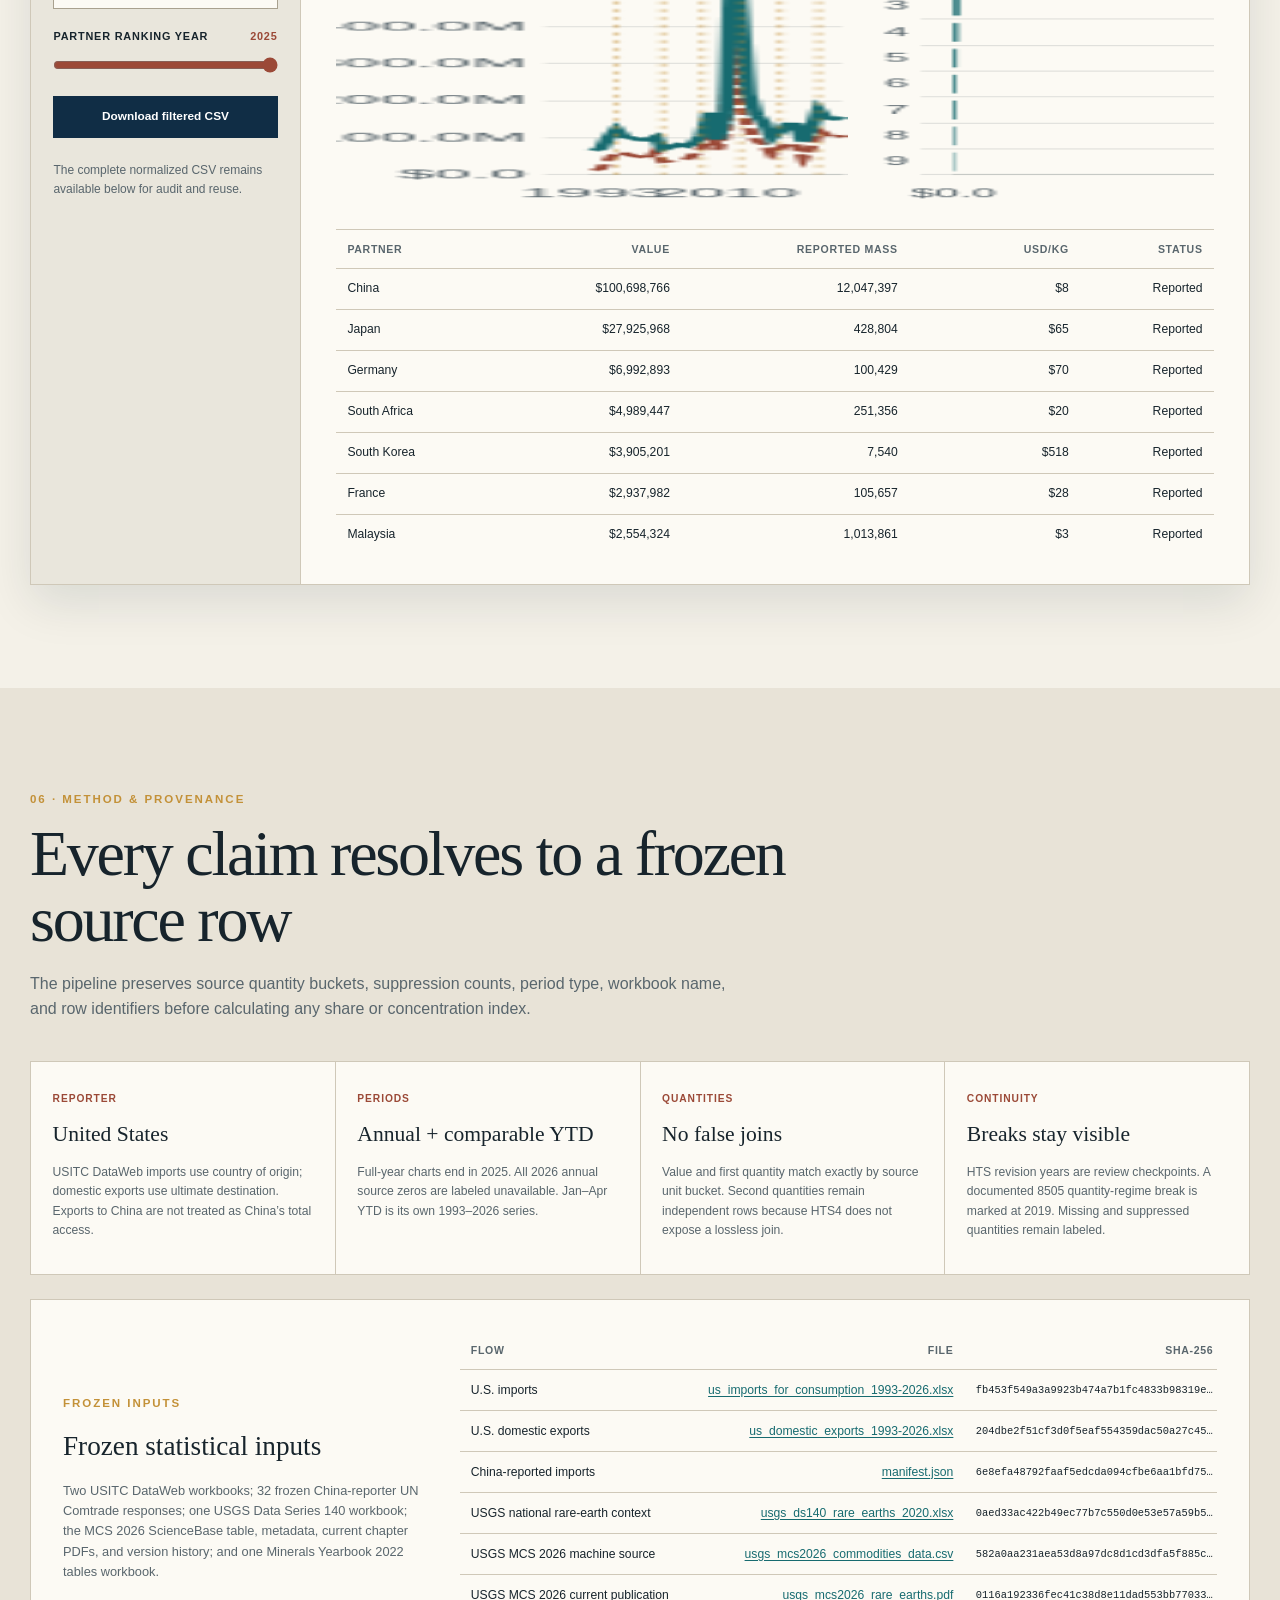
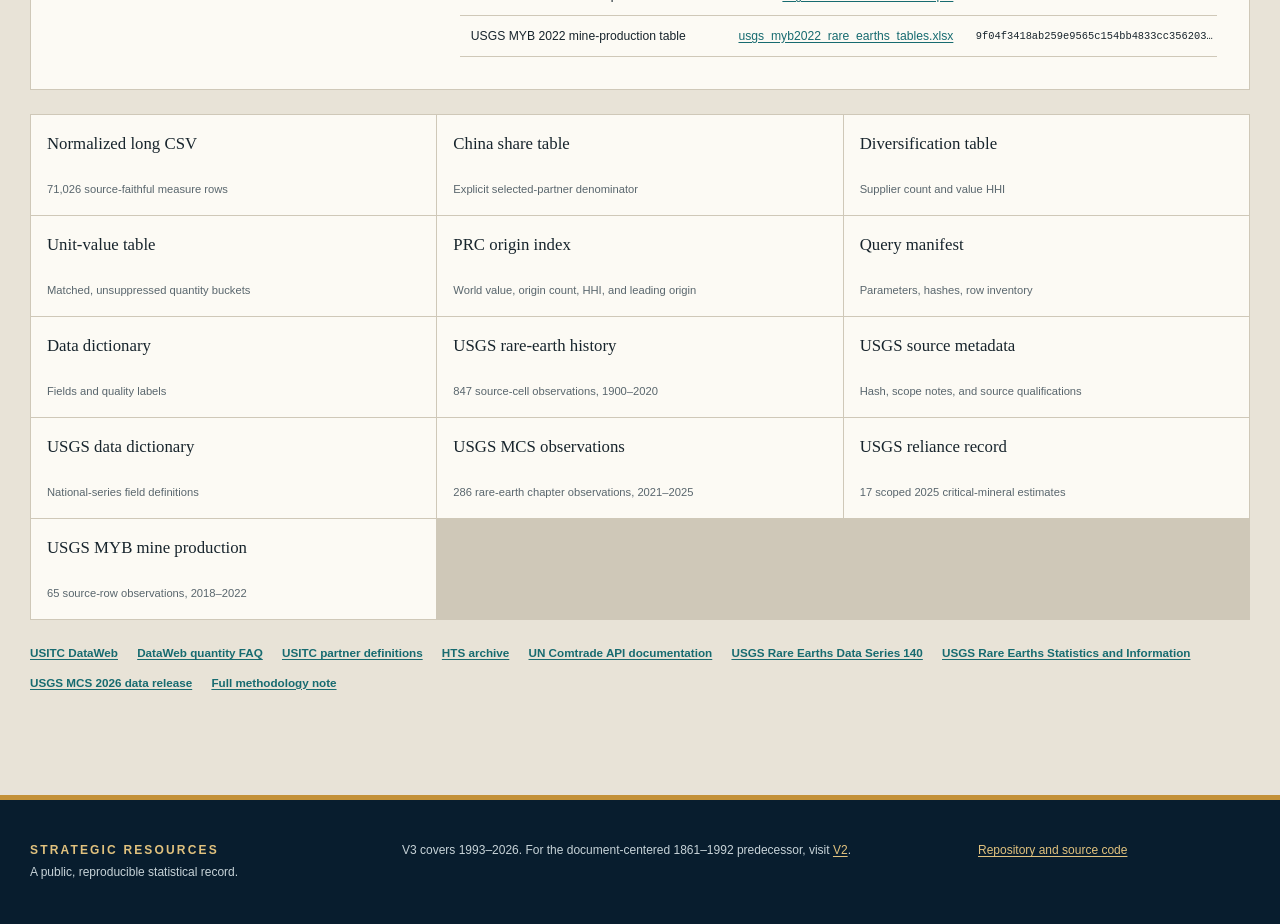
<file: records-stage.html>
<!doctype html>
<html lang="en">
<head>
  <meta charset="utf-8">
  <meta name="viewport" content="width=device-width, initial-scale=1">
  <link rel="icon" href="data:,">
  <meta http-equiv="refresh" content="0; url=./">
  <link rel="canonical" href="https://therealjameswilson.github.io/critical-minerals-records-stage-v3/">
  <title>US–PRC Critical Minerals Record</title>
  <script>
    const target = new URL("./", window.location.href);
    target.search = window.location.search;
    target.hash = window.location.hash;
    window.location.replace(target.href);
  </script>
</head>
<body>
  <p>The records stage has moved to <a href="./">the V3 home page</a>.</p>
</body>
</html>
</file>
<file: assets/v3.css>
:root {
  --navy: #102d45;
  --navy-deep: #081d2e;
  --navy-mid: #173d59;
  --teal: #176b70;
  --teal-light: #5ca4a5;
  --gold: #c39138;
  --gold-light: #e1c27e;
  --china: #9b4937;
  --china-light: #c47a64;
  --other: #2f7882;
  --paper: #f4f1e8;
  --paper-strong: #fcfaf4;
  --paper-dark: #e8e3d7;
  --ink: #17242c;
  --ink-soft: #59666d;
  --line: #cfc8b8;
  --line-dark: #a9a18f;
  --white: #fff;
  --shadow: 0 18px 45px rgb(10 34 49 / 11%);
  --serif: Georgia, "Times New Roman", serif;
  --sans: Inter, ui-sans-serif, -apple-system, BlinkMacSystemFont, "Segoe UI", sans-serif;
  --mono: "SFMono-Regular", Consolas, "Liberation Mono", monospace;
}

* { box-sizing: border-box; }

html {
  scroll-behavior: smooth;
  scroll-padding-top: 132px;
}

body {
  margin: 0;
  color: var(--ink);
  background: var(--paper);
  font-family: var(--sans);
  font-size: 16px;
  line-height: 1.58;
  text-rendering: optimizeLegibility;
}
.sr-only {
  position: absolute;
  width: 1px;
  height: 1px;
  padding: 0;
  margin: -1px;
  overflow: hidden;
  clip: rect(0, 0, 0, 0);
  white-space: nowrap;
  border: 0;
}

a { color: var(--teal); text-underline-offset: 0.16em; }
a:hover { color: var(--china); }
button, select, input { font: inherit; }
button, select { color: inherit; }

.skip-link {
  position: fixed;
  z-index: 1000;
  top: 0.6rem;
  left: 0.6rem;
  padding: 0.7rem 1rem;
  color: var(--white);
  background: var(--navy-deep);
  border: 2px solid var(--gold-light);
  transform: translateY(-160%);
}
.skip-link:focus { transform: none; }

.wrap {
  width: min(1220px, calc(100% - 40px));
  margin-inline: auto;
}

.site-header {
  position: sticky;
  z-index: 100;
  top: 0;
  color: var(--white);
  background: var(--navy);
  box-shadow: 0 2px 12px rgb(3 17 28 / 20%);
}

.masthead {
  min-height: 76px;
  display: flex;
  align-items: center;
  justify-content: space-between;
  gap: 2rem;
}

.brand {
  display: flex;
  flex-direction: column;
  color: var(--white);
  text-decoration: none;
  line-height: 1.1;
}
.brand:hover { color: var(--white); }
.brand-kicker {
  font-size: 0.67rem;
  font-weight: 800;
  letter-spacing: 0.18em;
  text-transform: uppercase;
  color: var(--gold-light);
}
.brand-title {
  margin-top: 0.28rem;
  font-family: var(--serif);
  font-size: 1.22rem;
  letter-spacing: 0.015em;
}

nav {
  display: flex;
  align-items: center;
  gap: 1.35rem;
}
nav a {
  color: #e8edf0;
  font-size: 0.79rem;
  font-weight: 750;
  letter-spacing: 0.035em;
  text-decoration: none;
}
nav a:hover, nav a:focus-visible { color: var(--gold-light); }

.status-strip {
  color: #dbe6e9;
  background: var(--navy-deep);
  border-top: 1px solid rgb(255 255 255 / 9%);
}
.status-inner {
  min-height: 32px;
  display: flex;
  align-items: center;
  gap: 1.65rem;
  font-size: 0.7rem;
  letter-spacing: 0.035em;
}
.status-dot {
  display: inline-block;
  width: 7px;
  height: 7px;
  margin-right: 0.35rem;
  border-radius: 50%;
  background: #74c69d;
  box-shadow: 0 0 0 3px rgb(116 198 157 / 15%);
}

.hero {
  overflow: hidden;
  color: var(--white);
  background:
    radial-gradient(circle at 87% 14%, rgb(195 145 56 / 20%), transparent 30%),
    linear-gradient(115deg, var(--navy-deep) 0%, var(--navy) 68%, #17425a 100%);
  border-bottom: 5px solid var(--gold);
}
.hero-grid {
  min-height: 580px;
  padding: 5.6rem 0 4.3rem;
  display: grid;
  grid-template-columns: minmax(0, 1.15fr) minmax(350px, 0.72fr);
  gap: clamp(3rem, 7vw, 7rem);
  align-items: center;
}
.eyebrow, .section-number, .chart-kicker, .stat-kicker {
  margin: 0 0 0.8rem;
  color: var(--gold);
  font-size: 0.72rem;
  font-weight: 850;
  letter-spacing: 0.17em;
  text-transform: uppercase;
}
.hero .eyebrow { color: var(--gold-light); }
.hero h1 {
  max-width: 780px;
  margin: 0;
  font-family: var(--serif);
  font-size: clamp(2.85rem, 5.5vw, 5.35rem);
  font-weight: 500;
  line-height: 0.98;
  letter-spacing: -0.035em;
}
.hero-deck {
  max-width: 720px;
  margin: 1.8rem 0 0;
  color: #dfe8eb;
  font-family: var(--serif);
  font-size: clamp(1.08rem, 1.8vw, 1.36rem);
  line-height: 1.55;
}
.scope-callout {
  max-width: 720px;
  margin-top: 2rem;
  padding: 1rem 1.1rem;
  color: #dbe6e9;
  background: rgb(255 255 255 / 6%);
  border-left: 3px solid var(--gold);
  font-size: 0.85rem;
}
.scope-callout strong { color: var(--white); }

.headline-card {
  position: relative;
  padding: clamp(1.65rem, 3.2vw, 2.4rem);
  color: var(--ink);
  background: var(--paper-strong);
  border-top: 5px solid var(--gold);
  box-shadow: 0 28px 70px rgb(0 0 0 / 28%);
}
.headline-card::before {
  content: "";
  position: absolute;
  inset: 12px;
  pointer-events: none;
  border: 1px solid var(--line);
}
.headline-card > * { position: relative; }
.headline-stat {
  margin: 0;
  color: var(--china);
  font-family: var(--serif);
  font-size: clamp(4.4rem, 8vw, 7.2rem);
  line-height: 0.9;
  letter-spacing: -0.07em;
}
.headline-card h2 {
  max-width: 420px;
  margin: 1rem 0 0;
  font-family: var(--serif);
  font-size: clamp(1.35rem, 2vw, 1.75rem);
  font-weight: 500;
  line-height: 1.16;
}
.stat-detail {
  color: var(--ink-soft);
  font-size: 0.74rem;
  font-weight: 700;
  letter-spacing: 0.025em;
}
.sparkline-shell { height: 92px; margin: 1.2rem 0 0.7rem; }
.sparkline-shell canvas, .canvas-shell canvas { width: 100% !important; height: 100% !important; }
.stat-ledger {
  margin: 1.1rem 0 0;
  padding-top: 1rem;
  display: grid;
  grid-template-columns: 1fr 1fr;
  gap: 1rem;
  border-top: 1px solid var(--line);
}
.stat-ledger div { display: flex; flex-direction: column; }
.stat-ledger dt { color: var(--ink-soft); font-size: 0.68rem; font-weight: 750; text-transform: uppercase; letter-spacing: 0.08em; }
.stat-ledger dd { margin: 0.15rem 0 0; font-family: var(--serif); font-size: 1.08rem; }
.hero-footnotes {
  min-height: 54px;
  display: flex;
  align-items: center;
  gap: 0;
  color: #e5ebed;
  font-size: 0.71rem;
  font-weight: 700;
  letter-spacing: 0.035em;
  text-transform: uppercase;
  border-top: 1px solid rgb(255 255 255 / 12%);
}
.hero-footnotes span { padding-right: 1.3rem; margin-right: 1.3rem; border-right: 1px solid rgb(255 255 255 / 22%); }
.hero-footnotes span:last-child { border: 0; }

.record-section { padding: clamp(4.8rem, 8vw, 8rem) 0; }
.tint-section { background: var(--paper-dark); }
.section-heading { max-width: 780px; margin-bottom: 2.5rem; }
.section-heading h2 {
  margin: 0;
  font-family: var(--serif);
  font-size: clamp(2.4rem, 5vw, 4.6rem);
  font-weight: 500;
  line-height: 1.03;
  letter-spacing: -0.035em;
}
.section-heading > p:last-child { margin: 1.1rem 0 0; color: var(--ink-soft); font-size: 1rem; max-width: 720px; }
.split-heading {
  max-width: none;
  display: grid;
  grid-template-columns: minmax(0, 1fr) minmax(270px, 350px);
  gap: clamp(2rem, 6vw, 6rem);
  align-items: end;
}

.control-panel {
  padding: 1.2rem;
  display: grid;
  grid-template-columns: auto 1fr;
  gap: 0.55rem 0.8rem;
  align-items: center;
  background: rgb(255 255 255 / 48%);
  border: 1px solid var(--line);
}
.control-panel > label, .explorer-controls > label {
  font-size: 0.68rem;
  font-weight: 800;
  letter-spacing: 0.075em;
  text-transform: uppercase;
}
select {
  min-height: 38px;
  padding: 0.42rem 2.1rem 0.42rem 0.65rem;
  background: var(--paper-strong);
  border: 1px solid var(--line-dark);
  border-radius: 0;
}
select:focus-visible, button:focus-visible, input:focus-visible, a:focus-visible, summary:focus-visible {
  outline: 3px solid var(--gold);
  outline-offset: 2px;
}
.segmented {
  grid-column: 1 / -1;
  margin: 0.4rem 0 0;
  padding: 0;
  display: grid;
  grid-template-columns: 1fr 1fr;
  border: 0;
}
.segmented legend { position: absolute; width: 1px; height: 1px; overflow: hidden; clip-path: inset(50%); }
.segmented label { cursor: pointer; }
.segmented input { position: absolute; opacity: 0; }
.segmented span {
  display: block;
  padding: 0.5rem 0.65rem;
  color: var(--ink-soft);
  background: var(--paper-strong);
  border: 1px solid var(--line-dark);
  font-size: 0.72rem;
  font-weight: 750;
  text-align: center;
}
.segmented label + label span { border-left: 0; }
.segmented input:checked + span { color: var(--white); background: var(--navy); }
.segmented input:focus-visible + span { outline: 3px solid var(--gold); outline-offset: 2px; }

.chart-card {
  padding: clamp(1.2rem, 2.5vw, 2.2rem);
  background: var(--paper-strong);
  border: 1px solid var(--line);
  box-shadow: var(--shadow);
}
.chart-title-row {
  min-height: 54px;
  display: flex;
  justify-content: space-between;
  align-items: start;
  gap: 1.5rem;
}
.chart-title-row h3 { margin: 0; font-family: var(--serif); font-size: clamp(1.35rem, 2.5vw, 2rem); font-weight: 500; }
.chart-title-row .chart-kicker { margin-bottom: 0.2rem; }
.legend { display: flex; flex-wrap: wrap; gap: 1rem; color: var(--ink-soft); font-size: 0.72rem; font-weight: 700; }
.legend span { display: inline-flex; align-items: center; gap: 0.35rem; }
.legend-swatch { width: 18px; height: 4px; display: inline-block; }
.legend-swatch.china { background: var(--china); }
.legend-swatch.other { background: var(--other); }
.legend-swatch.usgs-production { background: var(--gold); }
.legend-swatch.usgs-imports { background: var(--teal); }
.legend-swatch.usgs-exports { height: 0; border-top: 3px dashed var(--teal-light); }
.legend-swatch.usgs-consumption { background: var(--navy); }
.chart-badge, .stage-pill {
  padding: 0.3rem 0.55rem;
  color: var(--navy);
  background: #e4edec;
  border: 1px solid #bdcecc;
  font-size: 0.68rem;
  font-weight: 850;
  letter-spacing: 0.06em;
  text-transform: uppercase;
}
.canvas-shell { position: relative; height: 360px; margin-top: 1.2rem; }
.chart-tall { height: 430px; }
.compact-chart { height: 245px; }
.chart-note, .scope-note, .control-note {
  margin: 1rem 0 0;
  color: var(--ink-soft);
  font-size: 0.75rem;
}
.data-disclosure { margin-top: 1rem; border-top: 1px solid var(--line); }
.data-disclosure summary { padding: 0.85rem 0; cursor: pointer; color: var(--teal); font-size: 0.76rem; font-weight: 800; }
.table-scroll { max-width: 100%; overflow-x: auto; }
table { width: 100%; border-collapse: collapse; font-variant-numeric: tabular-nums; }
th, td { padding: 0.65rem 0.7rem; text-align: right; border-bottom: 1px solid var(--line); white-space: nowrap; font-size: 0.76rem; }
th { color: var(--ink-soft); font-size: 0.66rem; letter-spacing: 0.065em; text-transform: uppercase; }
th:first-child, td:first-child { text-align: left; }

.finding-grid {
  margin-top: 1.6rem;
  display: grid;
  grid-template-columns: repeat(3, 1fr);
  gap: 1px;
  background: var(--line);
  border: 1px solid var(--line);
}
.finding-grid article { padding: 1.45rem; background: var(--paper); }
.finding-value { margin: 0; color: var(--china); font-family: var(--serif); font-size: 2.8rem; line-height: 1; }
.finding-grid h3 { margin: 0.5rem 0 0; font-size: 0.72rem; letter-spacing: 0.08em; text-transform: uppercase; }
.finding-grid article p:last-child { margin: 0.5rem 0 0; color: var(--ink-soft); font-size: 0.76rem; }

.usgs-context {
  margin-top: clamp(3rem, 7vw, 5.5rem);
  padding: clamp(1.2rem, 3.5vw, 2.5rem);
  background: #eef1ed;
  border: 1px solid var(--line);
  border-top: 5px solid var(--gold);
}
.usgs-context-header {
  display: grid;
  grid-template-columns: minmax(0, 1fr) auto;
  gap: 2rem;
  align-items: start;
}
.usgs-context-header h3 { margin: 0; max-width: 820px; font-family: var(--serif); font-size: clamp(1.8rem, 3.5vw, 3rem); font-weight: 500; line-height: 1.08; }
.usgs-context-header p:last-child { max-width: 820px; margin: 0.9rem 0 0; color: var(--ink-soft); font-size: 0.86rem; }
.source-chip {
  padding: 0.55rem 0.72rem;
  color: var(--navy);
  background: var(--paper-strong);
  border: 1px solid var(--line-dark);
  font-size: 0.68rem;
  font-weight: 800;
  letter-spacing: 0.05em;
  text-decoration: none;
  text-transform: uppercase;
  white-space: nowrap;
}
.source-chip:hover { border-color: var(--gold); }
.source-chip-group {
  display: flex;
  flex-direction: column;
  align-items: stretch;
  gap: 0.55rem;
}
.source-chip-group .source-chip { text-align: center; }
.context-status {
  margin: 1.2rem 0 0;
  color: var(--ink-soft);
  font-family: var(--mono);
  font-size: 0.68rem;
}
.usgs-stat-grid {
  margin: 1.5rem 0;
  display: grid;
  grid-template-columns: repeat(3, 1fr);
  gap: 1px;
  background: var(--line);
  border: 1px solid var(--line);
}
.usgs-stat-grid article { padding: 1.15rem 1.25rem; background: var(--paper-strong); }
.usgs-stat-value { margin: 0; color: var(--teal); font-family: var(--serif); font-size: 2.35rem; line-height: 1; }
.usgs-stat-grid h4 { margin: 0.55rem 0 0; font-size: 0.7rem; letter-spacing: 0.075em; text-transform: uppercase; }
.usgs-stat-grid article p:last-child { margin: 0.45rem 0 0; color: var(--ink-soft); font-size: 0.72rem; }
.usgs-chart-card { box-shadow: none; }
.usgs-legend { max-width: 460px; justify-content: flex-end; }
.usgs-current-context {
  background: #edf2f0;
  border-top-color: var(--teal);
}
.usgs-current-context .china-stat { color: var(--china); }
.usgs-current-context .ratio-stat { color: var(--navy); }
.legend-swatch.mcs-china { background: var(--china); }
.legend-swatch.mcs-us { background: var(--teal); }
.source-context-heading {
  margin: 2.2rem 0 1rem;
  display: grid;
  grid-template-columns: minmax(0, 1fr) minmax(260px, 0.72fr);
  gap: 2rem;
  align-items: end;
}
.source-context-heading h3 {
  margin: 0;
  font-family: var(--serif);
  font-size: clamp(1.45rem, 2.6vw, 2.15rem);
  font-weight: 500;
  line-height: 1.12;
}
.source-context-heading > p {
  margin: 0;
  color: var(--ink-soft);
  font-size: 0.76rem;
}
.source-context-grid { margin-top: 0; }
.source-context-caveat {
  padding-left: 0.85rem;
  border-left: 3px solid var(--gold);
}
.source-notes-disclosure { margin-top: 1.2rem; }
.source-note-list {
  margin: 0 0 0.4rem;
  padding: 0 0 0 1.2rem;
  color: var(--ink-soft);
  font-size: 0.76rem;
}
.source-note-list li + li { margin-top: 0.55rem; }
.canvas-shell.data-unavailable {
  min-height: 120px;
  height: 120px;
  background:
    repeating-linear-gradient(135deg, transparent 0 12px, rgb(89 102 109 / 5%) 12px 24px),
    var(--paper);
  border: 1px dashed var(--line-dark);
}
.canvas-shell.data-unavailable canvas { visibility: hidden; }
.baseline-section {
  background:
    linear-gradient(180deg, rgb(195 145 56 / 5%), transparent 24%),
    var(--paper-dark);
}
.baseline-reliance-card { margin-top: 2rem; }
.baseline-overview-grid {
  margin-top: 1.2rem;
  display: grid;
  grid-template-columns: minmax(0, 1fr) minmax(240px, 0.32fr);
  gap: 1.2rem;
  align-items: stretch;
}
.reliance-chart-shell { min-height: 500px; }
.baseline-sidecar {
  padding: 1.25rem;
  background: #eef1ed;
  border: 1px solid var(--line);
}
.baseline-sidecar h4,
.baseline-detail-card h4 {
  margin: 0;
  font-family: var(--serif);
  font-size: 1.45rem;
  font-weight: 500;
  line-height: 1.15;
}
.baseline-sidecar > p:last-child {
  color: var(--ink-soft);
  font-size: 0.74rem;
}
.qualitative-pill {
  margin-top: 1rem;
  padding: 0.9rem;
  display: flex;
  flex-direction: column;
  gap: 0.25rem;
  color: var(--navy);
  background: var(--paper-strong);
  border-left: 4px solid var(--gold);
}
.qualitative-pill strong { font-family: var(--serif); font-size: 1.45rem; font-weight: 500; }
.qualitative-pill span { color: var(--ink-soft); font-size: 0.7rem; font-weight: 750; text-transform: uppercase; }
.missing-pill { border-left-color: var(--line-dark); }
.usgs-stage-context {
  background: #f1f0e8;
  border-top-color: var(--navy);
}
.usgs-stage-grid { grid-template-columns: repeat(4, 1fr); }
.usgs-stage-context .china-stat { color: var(--china); }
.usgs-stage-context .qualitative-stat { color: var(--navy); font-size: 1.85rem; }
.legend-swatch.stage-production { background: var(--gold); }
.legend-swatch.stage-imports { height: 0; border-top: 3px dashed var(--teal); }
.legend-swatch.stage-consumption { background: var(--navy); }
.baseline-detail-grid {
  margin-top: 1.2rem;
  display: grid;
  grid-template-columns: minmax(0, 1.3fr) minmax(260px, 0.7fr);
  gap: 1.2rem;
}
.baseline-detail-card {
  min-width: 0;
  padding: 1.2rem;
  background: var(--paper-strong);
  border: 1px solid var(--line);
}
.baseline-detail-card .table-scroll { margin-top: 0.8rem; }
.reserve-list {
  margin-top: 0.8rem;
  display: grid;
  gap: 1px;
  background: var(--line);
  border: 1px solid var(--line);
}
.reserve-list article {
  padding: 0.85rem;
  display: flex;
  flex-direction: column;
  background: var(--paper);
}
.reserve-list span { color: var(--ink-soft); font-size: 0.67rem; font-weight: 800; letter-spacing: 0.06em; text-transform: uppercase; }
.reserve-list strong { margin-top: 0.25rem; color: var(--teal); font-family: var(--serif); font-size: 1.45rem; font-weight: 500; }
.table-note { color: var(--ink-soft); font-size: 0.66rem; }
.stage-scope-notes {
  margin: 1rem 0 0;
  display: grid;
  grid-template-columns: repeat(2, minmax(0, 1fr));
  gap: 0.7rem;
}
.stage-scope-notes article {
  min-width: 0;
  padding: 0.9rem;
  background: #f4f1e7;
  border-left: 3px solid var(--gold);
}
.stage-scope-notes article:last-child:nth-child(odd) { grid-column: 1 / -1; }
.stage-scope-notes h4 {
  margin: 0 0 0.45rem;
  color: var(--navy);
  font-family: var(--serif);
  font-size: 1.05rem;
  font-weight: 600;
}
.stage-scope-notes p { margin: 0.3rem 0; color: var(--ink-soft); font-size: 0.72rem; }
.stage-scope-notes span { display: block; margin-top: 0.55rem; color: var(--ink-soft); font-size: 0.62rem; line-height: 1.45; }

.dark-section {
  color: var(--white);
  background:
    linear-gradient(160deg, rgb(23 107 112 / 15%), transparent 35%),
    var(--navy-deep);
}
.inverse-heading { max-width: 900px; }
.inverse-heading .section-number { color: var(--gold-light); }
.inverse-heading > p:last-child { color: #c7d3d8; }
.comparison-banner {
  margin: 1.5rem 0 2.2rem;
  padding: 1.2rem 1.35rem;
  color: #dce6e9;
  background: rgb(255 255 255 / 7%);
  border-left: 4px solid var(--gold);
}
.comparison-banner p { margin: 0; }
.comparison-banner strong { color: var(--white); }
.origin-overview { display: grid; grid-template-columns: 1fr 1fr; gap: 1.2rem; }
.dark-card {
  padding: clamp(1.2rem, 2.3vw, 2rem);
  background: rgb(255 255 255 / 6%);
  border: 1px solid rgb(255 255 255 / 14%);
}
.dark-card h3 { margin: 0; font-family: var(--serif); font-size: 1.8rem; font-weight: 500; }
.dark-card > p:not(.chart-kicker) { color: #c7d3d8; font-size: 0.8rem; }
.dark-card .chart-kicker { color: var(--gold-light); }
.mini-heading { margin: 3.4rem 0 1.2rem; display: grid; grid-template-columns: 0.6fr 1fr; gap: 2rem; align-items: end; }
.mini-heading h3 { margin: 0; font-family: var(--serif); font-size: 2rem; font-weight: 500; }
.mini-heading p { margin: 0; color: #c7d3d8; font-size: 0.78rem; }
.supplier-grid { display: grid; grid-template-columns: repeat(3, 1fr); gap: 1rem; }
.supplier-card { min-height: 260px; padding: 1.1rem; background: rgb(255 255 255 / 5%); border: 1px solid rgb(255 255 255 / 14%); }
.supplier-card h4 { margin: 0; font-family: var(--serif); font-size: 1.4rem; font-weight: 500; }
.supplier-card .canvas-shell { height: 135px; margin-top: 0.7rem; }
.supplier-card dl { margin: 0.7rem 0 0; display: grid; grid-template-columns: 1fr 1fr; gap: 0.5rem; }
.supplier-card dt { color: #9fb2ba; font-size: 0.6rem; letter-spacing: 0.06em; text-transform: uppercase; }
.supplier-card dd { margin: 0; font-family: var(--serif); font-size: 1rem; }
.data-ledger { margin-top: 2.4rem; padding: 1.5rem; color: var(--ink); background: var(--paper-strong); border-top: 4px solid var(--gold); }
.data-ledger h3 { margin: 0; font-family: var(--serif); font-size: 1.7rem; font-weight: 500; }
.data-ledger p { color: var(--ink-soft); }
.top-origin-grid { display: grid; grid-template-columns: repeat(4, 1fr); gap: 1px; background: var(--line); border: 1px solid var(--line); }
.top-origin-grid div { padding: 0.9rem; background: var(--paper-strong); }
.top-origin-grid strong { display: block; color: var(--china); font-family: var(--serif); font-size: 1.3rem; }
.top-origin-grid span { color: var(--ink-soft); font-size: 0.7rem; }

.explorer-shell {
  display: grid;
  grid-template-columns: 270px minmax(0, 1fr);
  background: var(--paper-strong);
  border: 1px solid var(--line);
  box-shadow: var(--shadow);
}
.explorer-controls {
  padding: 1.4rem;
  display: flex;
  flex-direction: column;
  gap: 0.45rem;
  background: #e9e6dc;
  border-right: 1px solid var(--line);
}
.explorer-controls select { margin-bottom: 0.75rem; width: 100%; }
.explorer-controls input[type="range"] { width: 100%; margin: 0.25rem 0 1rem; accent-color: var(--china); }
.explorer-controls output { float: right; color: var(--china); }
.download-button {
  min-height: 42px;
  padding: 0.6rem 0.8rem;
  color: var(--white);
  background: var(--navy);
  border: 0;
  cursor: pointer;
  font-size: 0.74rem;
  font-weight: 800;
}
.download-button:hover { background: var(--teal); }
.explorer-main { min-width: 0; padding: clamp(1.3rem, 3vw, 2.2rem); }
.explorer-title { display: flex; align-items: start; justify-content: space-between; gap: 1rem; }
.explorer-title h3 { margin: 0; font-family: var(--serif); font-size: 2rem; font-weight: 500; }
.explorer-title .chart-kicker { margin-bottom: 0.15rem; }
.explorer-chart-grid { margin-top: 1.7rem; display: grid; grid-template-columns: 1.2fr 0.8fr; gap: 1.5rem; }
.explorer-chart-grid h4 { margin: 0; font-size: 0.75rem; letter-spacing: 0.055em; text-transform: uppercase; }
.explorer-chart-grid .canvas-shell { height: 300px; }
.fixed-table { margin-top: 1.5rem; max-height: 320px; overflow: auto; border-top: 1px solid var(--line); }
.fixed-table thead { position: sticky; top: 0; background: var(--paper-strong); }

.method-section { background: var(--paper-dark); }
.method-grid { display: grid; grid-template-columns: repeat(4, 1fr); gap: 1px; background: var(--line); border: 1px solid var(--line); }
.method-grid article { padding: 1.35rem; background: var(--paper-strong); }
.method-tag { color: var(--china); font-size: 0.64rem; font-weight: 850; letter-spacing: 0.09em; text-transform: uppercase; }
.method-grid h3 { margin: 0.5rem 0 0; font-family: var(--serif); font-size: 1.35rem; font-weight: 500; }
.method-grid p { color: var(--ink-soft); font-size: 0.76rem; }
.provenance-panel { margin-top: 1.5rem; padding: clamp(1.2rem, 2.5vw, 2rem); display: grid; grid-template-columns: 0.65fr 1.35fr; gap: 2rem; align-items: center; background: var(--paper-strong); border: 1px solid var(--line); }
.provenance-panel h3 { margin: 0; font-family: var(--serif); font-size: 1.7rem; font-weight: 500; }
.provenance-panel p:not(.chart-kicker) { color: var(--ink-soft); font-size: 0.8rem; }
.provenance-panel td:last-child { max-width: 260px; overflow: hidden; text-overflow: ellipsis; font-family: var(--mono); font-size: 0.65rem; }
.download-grid { margin-top: 1.5rem; display: grid; grid-template-columns: repeat(3, 1fr); gap: 1px; background: var(--line); border: 1px solid var(--line); }
.download-grid a { min-height: 100px; padding: 1rem; display: flex; flex-direction: column; justify-content: space-between; color: var(--ink); background: var(--paper-strong); text-decoration: none; }
.download-grid a:hover { background: #fff; box-shadow: inset 0 -4px var(--gold); }
.download-grid strong { font-family: var(--serif); font-size: 1.05rem; font-weight: 500; }
.download-grid span { color: var(--ink-soft); font-size: 0.7rem; }
.source-links { margin-top: 1.5rem; display: flex; flex-wrap: wrap; gap: 0.7rem 1.2rem; }
.source-links a { font-size: 0.73rem; font-weight: 750; }

.site-footer { padding: 2.4rem 0; color: #c7d3d8; background: var(--navy-deep); border-top: 5px solid var(--gold); }
.footer-grid { display: grid; grid-template-columns: 1fr 1.6fr 0.8fr; gap: 2rem; align-items: start; }
.site-footer p { margin: 0.2rem 0; font-size: 0.75rem; }
.site-footer a { color: var(--gold-light); }
.noscript { position: fixed; z-index: 1000; right: 1rem; bottom: 1rem; max-width: 520px; padding: 1rem; color: var(--white); background: var(--china); }
.loading-line { animation: pulse 1.5s ease-in-out infinite; }

@keyframes pulse { 50% { opacity: 0.55; } }

@media (max-width: 980px) {
  nav { display: none; }
  .hero-grid { grid-template-columns: 1fr; gap: 3rem; }
  .hero-copy { padding-top: 1rem; }
  .headline-card { max-width: 620px; }
  .split-heading { grid-template-columns: 1fr; }
  .control-panel { max-width: 460px; }
  .supplier-grid, .method-grid { grid-template-columns: repeat(2, 1fr); }
  .usgs-context-header { grid-template-columns: 1fr; gap: 1rem; }
  .source-chip { justify-self: start; }
  .source-chip-group { align-items: flex-start; }
  .source-context-heading { grid-template-columns: 1fr; gap: 0.6rem; }
  .explorer-shell { grid-template-columns: 230px minmax(0, 1fr); }
  .explorer-chart-grid { grid-template-columns: 1fr; }
  .provenance-panel { grid-template-columns: 1fr; }
  .download-grid { grid-template-columns: repeat(2, 1fr); }
  .baseline-overview-grid, .baseline-detail-grid { grid-template-columns: minmax(0, 1fr); }
  .usgs-stage-grid { grid-template-columns: repeat(2, 1fr); }
}

@media (max-width: 720px) {
  .wrap { width: min(100% - 24px, 1220px); }
  html { scroll-padding-top: 100px; }
  .masthead { min-height: 64px; }
  .brand-title { font-size: 1rem; }
  .status-inner { padding: 0.4rem 0; flex-wrap: wrap; gap: 0.25rem 1rem; }
  .status-inner span:nth-child(2) { display: none; }
  .hero-grid { min-height: auto; padding: 3.8rem 0 3rem; }
  .hero h1 { font-size: clamp(2.65rem, 13vw, 4.2rem); }
  .hero-footnotes { padding: 0.75rem 0; flex-wrap: wrap; gap: 0.35rem 0; }
  .hero-footnotes span { width: 50%; margin: 0; padding: 0.15rem 0.7rem 0.15rem 0; border: 0; }
  .record-section { padding: 4.3rem 0; }
  .section-heading h2 { font-size: clamp(2.2rem, 11vw, 3.5rem); }
  .canvas-shell { height: 300px; }
  .chart-tall { height: 350px; }
  .finding-grid, .usgs-stat-grid, .origin-overview, .supplier-grid, .method-grid, .download-grid, .top-origin-grid { grid-template-columns: 1fr; }
  .baseline-overview-grid, .baseline-detail-grid, .usgs-stage-grid { grid-template-columns: minmax(0, 1fr); }
  .stage-scope-notes { grid-template-columns: minmax(0, 1fr); }
  .stage-scope-notes article:last-child:nth-child(odd) { grid-column: auto; }
  .reliance-chart-shell { min-height: 560px; }
  .usgs-context { padding: 1rem; }
  .usgs-chart-card .chart-title-row { flex-direction: column; }
  .usgs-legend { max-width: none; justify-content: flex-start; }
  .mini-heading { grid-template-columns: 1fr; gap: 0.6rem; }
  .explorer-shell { grid-template-columns: 1fr; }
  .explorer-controls { border-right: 0; border-bottom: 1px solid var(--line); }
  .explorer-chart-grid .canvas-shell { height: 270px; }
  .footer-grid { grid-template-columns: 1fr; gap: 1.2rem; }
  .stat-ledger { grid-template-columns: 1fr; }
}

@media (prefers-reduced-motion: reduce) {
  html { scroll-behavior: auto; }
  *, *::before, *::after { animation-duration: 0.01ms !important; animation-iteration-count: 1 !important; transition-duration: 0.01ms !important; }
}

@media print {
  .site-header, .control-panel, .explorer-controls, .download-button, .site-footer { display: none !important; }
  body { background: #fff; }
  .hero { color: var(--ink); background: #fff; border-bottom: 2px solid var(--ink); }
  .hero-deck, .scope-callout { color: var(--ink); }
  .record-section { break-inside: avoid; padding: 2rem 0; }
  .chart-card, .explorer-shell { box-shadow: none; }
}
</file>
